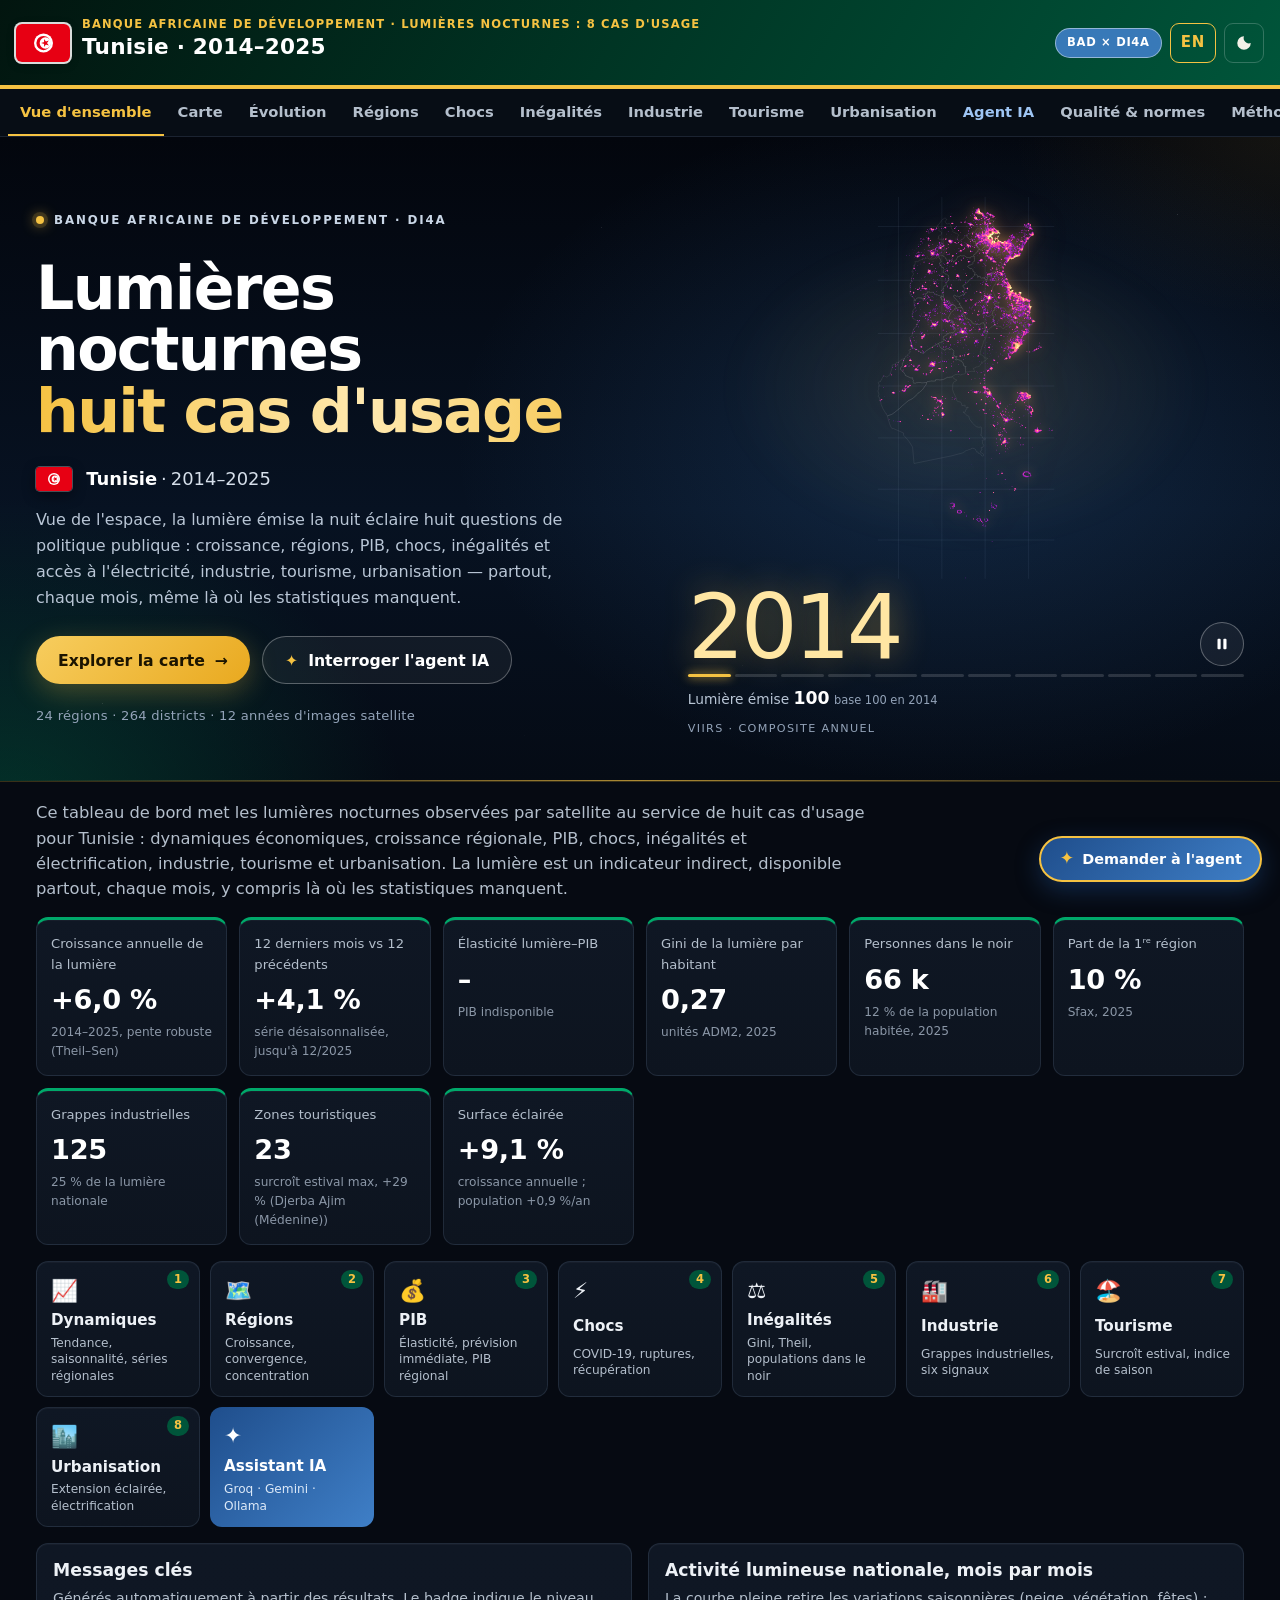
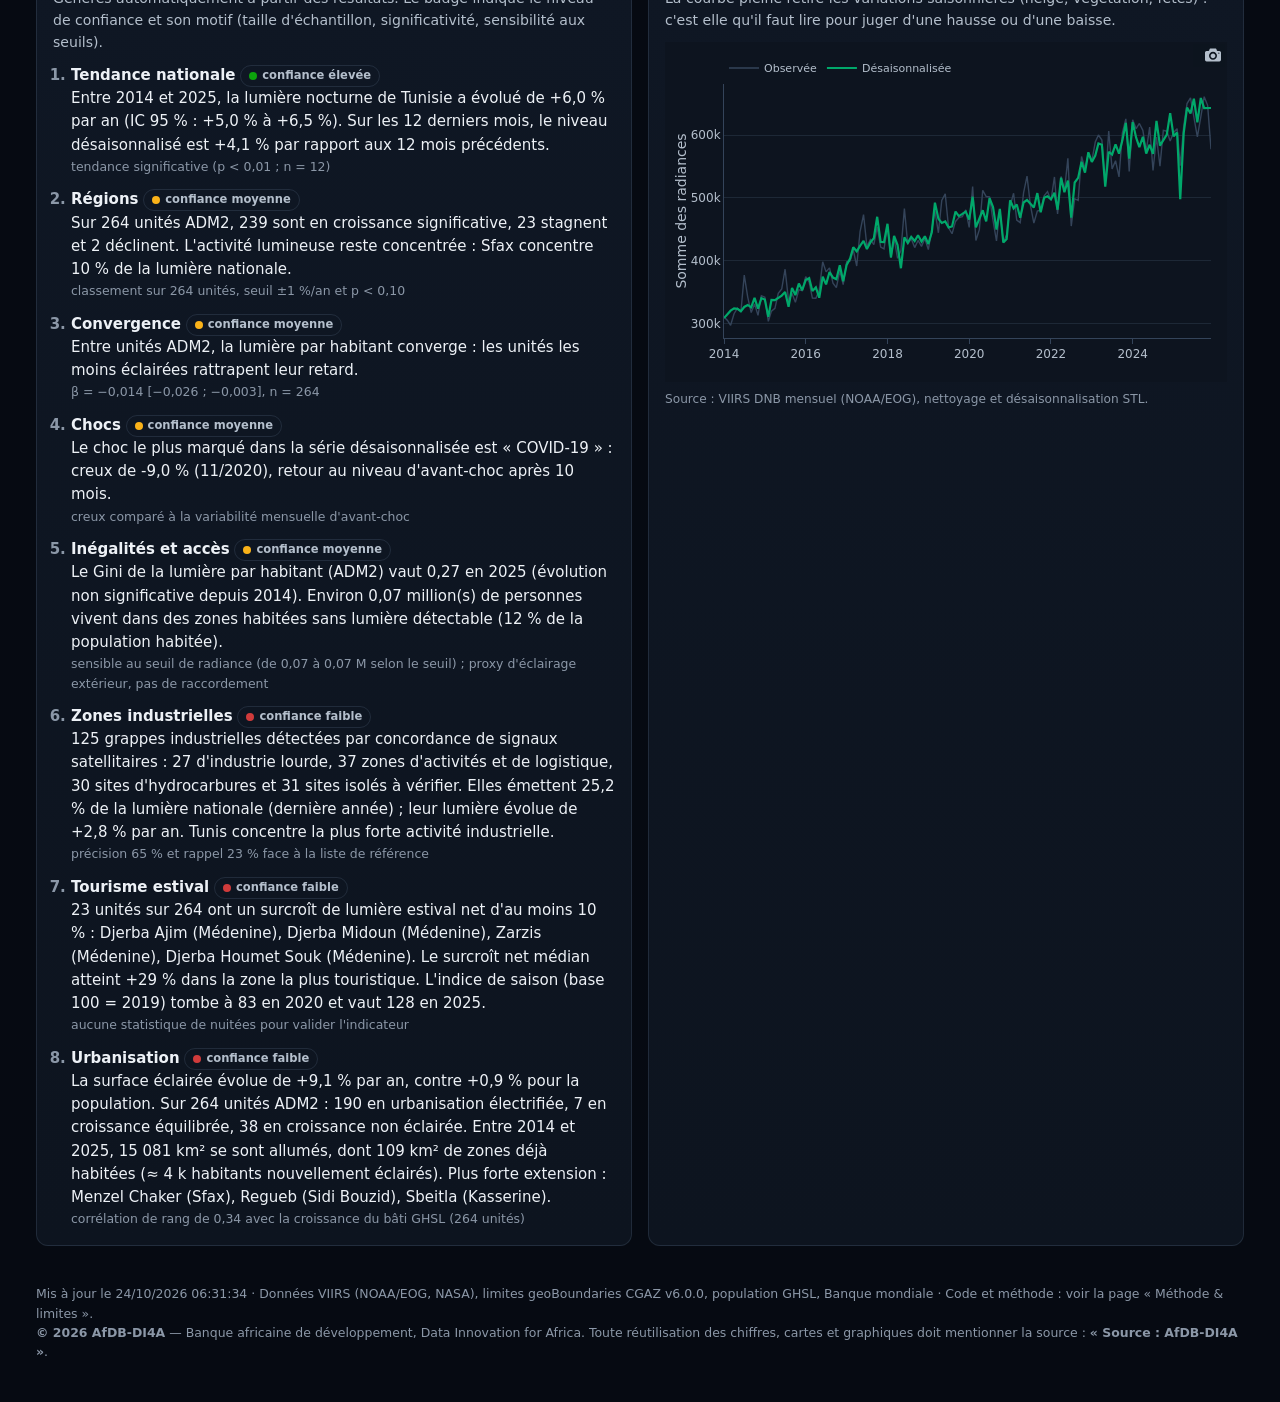
<file: index.html>
<!DOCTYPE html>
<html lang="fr">
<head>
<meta charset="utf-8">
<meta name="viewport" content="width=device-width, initial-scale=1, viewport-fit=cover">
<title>Lumières nocturnes — 8 cas d'usage</title>
<meta name="description" content="Tableau de bord : l'activité économique mesurée par les lumières nocturnes (VIIRS), aux niveaux national et régional.">
<link rel="icon" href="data:image/svg+xml,%3Csvg xmlns='http://www.w3.org/2000/svg' viewBox='0 0 32 32'%3E%3Crect width='32' height='32' rx='7' fill='%2300553A'/%3E%3Ccircle cx='11' cy='13' r='3' fill='%23f5c242'/%3E%3Ccircle cx='21' cy='19' r='2' fill='%23f5c242'/%3E%3Ccircle cx='19' cy='9' r='1.4' fill='%23fde7a6'/%3E%3C/svg%3E">
<link rel="stylesheet" href="assets/vendor/leaflet.css">
<link rel="stylesheet" href="assets/style.css">
<link rel="stylesheet" href="assets/ext.css">
<link rel="stylesheet" href="assets/map_ext.css">
<link rel="stylesheet" href="assets/agent.css">
<script>
  // apply the stored theme (dark by default) before first paint (no flash)
  try { const t = localStorage.getItem("ntl-theme"); document.documentElement.dataset.theme = (t === "light" || t === "dark") ? t : "dark"; } catch (e) { document.documentElement.dataset.theme = "dark"; }
</script>
</head>
<body>
<a class="skip" href="#main">Aller au contenu</a>
<header class="topbar">
  <div class="brand">
    <img id="flag" class="flag" alt="Drapeau" hidden>
    <div>
      <div class="eyebrow">Banque africaine de développement · Lumières nocturnes : 8 cas d'usage</div>
      <h1 id="country-title">Chargement…</h1>
    </div>
  </div>
  <div class="controls">
    <span class="cobrand">BAD × DI4A</span>
    <a id="lang-switch" class="lang-btn" href="#" title="English version" hreflang="en">EN</a>
    <label class="sr" for="country-select">Pays</label>
    <select id="country-select" hidden></select>
    <button id="theme-toggle" class="icon-btn" type="button" aria-label="Changer de thème" title="Thème clair / sombre">
      <svg viewBox="0 0 24 24" width="18" height="18" aria-hidden="true"><path fill="currentColor" d="M12 3a9 9 0 1 0 9 9 7 7 0 0 1-9-9z"/></svg>
    </button>
  </div>
</header>
<div id="synthetic-banner" class="banner" hidden role="alert">
  ⚠️ Données <strong>synthétiques de test</strong> : ce tableau de bord sert à vérifier la chaîne de traitement.
  Aucun chiffre affiché n'est une statistique réelle.
</div>
<nav class="tabs" aria-label="Pages">
  <a href="#overview" data-page="overview">Vue d'ensemble</a>
  <a href="#map" data-page="map">Carte</a>
  <a href="#time" data-page="time">Évolution</a>
  <a href="#regions" data-page="regions">Régions</a>
  <a href="#shocks" data-page="shocks">Chocs</a>
  <a href="#inequality" data-page="inequality">Inégalités</a>
  <a href="#method" data-page="method">Méthode &amp; limites</a>
  <a href="#data" data-page="data">Données</a>
</nav>

<main id="main" class="wrap">
  <!-- ================================ OVERVIEW ================================ -->
  <section class="page" id="page-overview">
    <p class="lede" id="lede"></p>
    <div class="kpis" id="kpis"></div>
    <div class="grid two">
      <article class="card">
        <h2>Messages clés</h2>
        <p class="help">Générés automatiquement à partir des résultats. Le badge indique le niveau de confiance
          et son motif (taille d'échantillon, significativité, sensibilité aux seuils).</p>
        <ol class="messages" id="messages"></ol>
      </article>
      <article class="card">
        <h2>Activité lumineuse nationale, mois par mois</h2>
        <p class="help">La courbe pleine retire les variations saisonnières (neige, végétation, fêtes) : c'est elle qu'il faut lire
          pour juger d'une hausse ou d'une baisse.</p>
        <div class="chart" id="ov-series"></div>
        <p class="source">Source : VIIRS DNB mensuel (NOAA/EOG), nettoyage et désaisonnalisation STL.</p>
      </article>
    </div>
  </section>

  <!-- ================================ MAP ================================ -->
  <section class="page" id="page-map" hidden>
    <div class="card map-card">
      <div class="map-toolbar" role="group" aria-label="Options de carte">
        <div class="seg" id="map-mode">
          <button type="button" data-mode="choro" class="on">Indicateurs</button>
          <button type="button" data-mode="ntl">Lumières</button>
          <button type="button" data-mode="compare">Avant / après</button>
          <button type="button" data-mode="dark">Zones dans le noir</button>
        </div>
        <label class="ctl" data-for="choro">Niveau
          <select id="map-level"></select></label>
        <label class="ctl" data-for="choro">Indicateur
          <select id="map-indicator"></select></label>
        <label class="ctl" data-for="ntl">Année <span id="year-label" class="mono"></span>
          <input type="range" id="map-year" min="0" max="0" step="1"></label>
        <label class="ctl" data-for="compare">Gauche <select id="cmp-a"></select></label>
        <label class="ctl" data-for="compare">Droite <select id="cmp-b"></select></label>
      </div>
      <div class="map-wrap">
        <div id="map" class="map" role="region" aria-label="Carte interactive"></div>
        <div id="map-b" class="map map-b" hidden aria-hidden="true"></div>
        <div class="map-legend" id="map-legend"></div>
        <div class="map-fallback" id="map-fallback" hidden>La carte n'a pas pu être chargée (bibliothèque cartographique
          inaccessible). Les tableaux des autres pages restent disponibles.</div>
      </div>
      <p class="help" id="map-help"></p>
      <p class="source" id="map-source"></p>
    </div>
  </section>

  <!-- ================================ TIME ================================ -->
  <section class="page" id="page-time" hidden>
    <article class="card">
      <h2>Série nationale : observée, désaisonnalisée, tendance</h2>
      <p class="help">Les bandes grises signalent des événements connus ; les traits violets, des ruptures détectées
        statistiquement ; les points orange, des mois anormaux (écart d'au moins 5 % hors saison).</p>
      <div class="chart tall" id="t-series"></div>
      <p class="source">Source : VIIRS DNB mensuel (VCMSLCFG) ; STL robuste sur log(SoL) ; ruptures par segmentation linéaire.</p>
    </article>
    <div class="grid two">
      <article class="card">
        <h2>Croissance sur un an (même mois)</h2>
        <p class="help">Comparer un mois au même mois de l'année précédente neutralise la saisonnalité.</p>
        <div class="chart" id="t-yoy"></div>
        <p class="source">Source : VIIRS DNB mensuel ; calculs.</p>
      </article>
      <article class="card">
        <h2>Régions (ADM1), série désaisonnalisée</h2>
        <p class="help">Base 100 = moyenne de la première année : on compare des rythmes, pas des tailles.</p>
        <div class="chart" id="t-regions"></div>
        <p class="source">Source : VIIRS DNB mensuel ; STL par région.</p>
      </article>
    </div>
    <h2 class="section-title">Lumières et PIB</h2>
    <div class="grid two">
      <article class="card">
        <h3>Relation log(lumières) – log(PIB réel)</h3>
        <p class="help">La pente β est l'élasticité : +1 % de PIB s'accompagne en moyenne de +β % de lumière.</p>
        <div class="chart" id="g-scatter"></div>
        <div id="g-table"></div>
        <p class="source">Sources : VIIRS VNL V2 annuel ; Banque mondiale (NY.GDP.MKTP.KD) ; MCO, écarts-types HAC.</p>
      </article>
      <article class="card">
        <h3>Croissance du PIB : officielle et estimée par les lumières</h3>
        <p class="help">Estimation « hors échantillon » : chaque année est prédite sans l'utiliser. Le dernier point,
          s'il existe, estime une année que la statistique officielle ne couvre pas encore.</p>
        <div class="chart" id="g-track"></div>
        <p class="source">Sources : Banque mondiale ; VIIRS mensuel agrégé par année ; modèle en taux de croissance.</p>
      </article>
    </div>
  </section>

  <!-- ================================ REGIONS ================================ -->
  <section class="page" id="page-regions" hidden>
    <div class="toolbar">
      <div class="seg" id="reg-level"></div>
      <input type="search" id="reg-search" placeholder="Rechercher une unité…" aria-label="Rechercher une unité">
    </div>
    <div class="grid two">
      <article class="card">
        <h2>Qui croît, qui stagne, qui décline ?</h2>
        <p class="help">Croissance annuelle robuste (pente de Theil–Sen) avec son intervalle à 95 %. « Croissance » et
          « Déclin » exigent une tendance d'au moins ±1 %/an statistiquement significative.</p>
        <div class="chart tall" id="r-rank"></div>
        <p class="source">Source : VIIRS VNL V2 annuel, torchères masquées.</p>
      </article>
      <article class="card">
        <h2>Où se concentre l'activité ?</h2>
        <p class="help">Part de la lumière nationale émise par la première unité et par les 10 % d'unités les plus lumineuses.</p>
        <div class="chart" id="r-conc"></div>
        <h3>Convergence</h3>
        <p class="help">Chaque point est une unité : croissance de la lumière par habitant en fonction de son niveau initial.
          Une pente négative signifie que les moins éclairées rattrapent leur retard.</p>
        <div class="chart" id="r-beta"></div>
        <p class="source">Source : VIIRS VNL V2 ; population GHSL/WorldPop.</p>
      </article>
    </div>
    <article class="card flush">
      <div class="table-wrap"><table id="r-table" class="data"></table></div>
    </article>
  </section>

  <!-- ================================ SHOCKS ================================ -->
  <section class="page" id="page-shocks" hidden>
    <article class="card">
      <h2>Chocs : profondeur et durée de récupération</h2>
      <p class="help">Creux = écart maximal du niveau désaisonnalisé à sa moyenne des 12 mois précédant l'événement.
        Récupération = premier mois où ce niveau est retrouvé.</p>
      <div id="s-table"></div>
    </article>
    <div class="grid two">
      <article class="card">
        <h2>Données quotidiennes (Black Marble)</h2>
        <label class="ctl">Fenêtre <select id="s-window"></select></label>
        <div class="chart" id="s-daily"></div>
        <p class="source">Source : NASA Black Marble VNP46A2, pixels de qualité élevée sans nuage ni neige.</p>
      </article>
      <article class="card">
        <h2>Impact par région</h2>
        <label class="ctl">Événement <select id="s-event"></select></label>
        <div class="chart" id="s-regional"></div>
        <p class="source">Source : VIIRS DNB mensuel désaisonnalisé par région.</p>
      </article>
    </div>
    <article class="card">
      <h2>Ruptures détectées</h2>
      <p class="help">Une rupture sans événement connu à ±6 mois mérite une enquête : changement de capteur, panne,
        événement local non répertorié.</p>
      <div id="s-breaks"></div>
    </article>
  </section>

  <!-- ================================ INEQUALITY ================================ -->
  <section class="page" id="page-inequality" hidden>
    <div class="grid two">
      <article class="card">
        <h2>Courbe de Lorenz de la lumière</h2>
        <p class="help">Plus la courbe s'éloigne de la diagonale, plus la lumière (et l'activité qu'elle reflète) est
          concentrée sur une petite part de la population.</p>
        <div class="chart" id="i-lorenz"></div>
        <p class="source">Source : VIIRS VNL V2 ; population GHSL/WorldPop ; lumière par habitant des unités.</p>
      </article>
      <article class="card">
        <h2>Gini et Theil dans le temps</h2>
        <p class="help">Le Theil se décompose : part des inégalités <em>entre</em> régions et <em>à l'intérieur</em> des régions.</p>
        <div class="chart" id="i-gini"></div>
        <div class="chart short" id="i-theil"></div>
        <p class="source">Source : calculs sur VIIRS VNL V2 et population.</p>
      </article>
    </div>
    <h2 class="section-title">Les populations « dans le noir »</h2>
    <div class="grid two">
      <article class="card">
        <h3>Habitants de zones sans lumière détectable</h3>
        <p class="help">La zone ombrée montre la plage obtenue avec différents seuils de radiance : c'est la marge
          d'incertitude de l'indicateur.</p>
        <div class="chart" id="i-dark"></div>
        <p class="source">Sources : VIIRS VNL V2 ; GHSL/WorldPop ; Banque mondiale (EG.ELC.ACCS.ZS).</p>
      </article>
      <article class="card">
        <h3>Où sont-ils ?</h3>
        <div class="chart tall" id="i-dark-units"></div>
        <p class="source">Source : VIIRS VNL V2 ; GHSL/WorldPop.</p>
      </article>
    </div>
    <article class="card">
      <h3>Écart urbain / rural</h3>
      <p class="help">Lumière par habitant des zones urbaines divisée par celle des zones rurales (degré d'urbanisation GHSL).</p>
      <div class="chart short" id="i-urban"></div>
    </article>
  </section>

  <!-- ================================ METHOD ================================ -->
  <section class="page prose" id="page-method" hidden>
    <article class="card"><div id="method"></div></article>
  </section>

  <!-- ================================ DATA ================================ -->
  <section class="page" id="page-data" hidden>
    <article class="card">
      <h2>Télécharger les données</h2>
      <p class="help">Toutes les tables affichées sont téléchargeables. Licences : VIIRS et Black Marble (domaine public,
        attribution demandée), geoBoundaries et WorldPop (CC BY 4.0), GHSL (CC BY 4.0), Banque mondiale (CC BY 4.0).</p>
      <ul class="downloads" id="downloads"></ul>
    </article>
  </section>
</main>
<footer class="foot wrap">
  <p id="foot"></p>
</footer>

<script src="assets/vendor/leaflet.js"></script>
<script>window.L || document.write('<link rel="stylesheet" href="https://unpkg.com/leaflet@1.9.4/dist/leaflet.css"><script src="https://unpkg.com/leaflet@1.9.4/dist/leaflet.js"><\/script>')</script>
<script src="assets/vendor/plotly.min.js" charset="utf-8"></script>
<script>window.Plotly || document.write('<script src="https://cdn.jsdelivr.net/npm/plotly.js-dist-min@2.35.2/plotly.min.js" charset="utf-8"><\/script>')</script>
<script src="assets/ext.js"></script>
<script src="assets/map_ext.js"></script>
<script src="assets/agent.js"></script>
<script src="assets/app.js"></script>
</body>
</html>
</file>
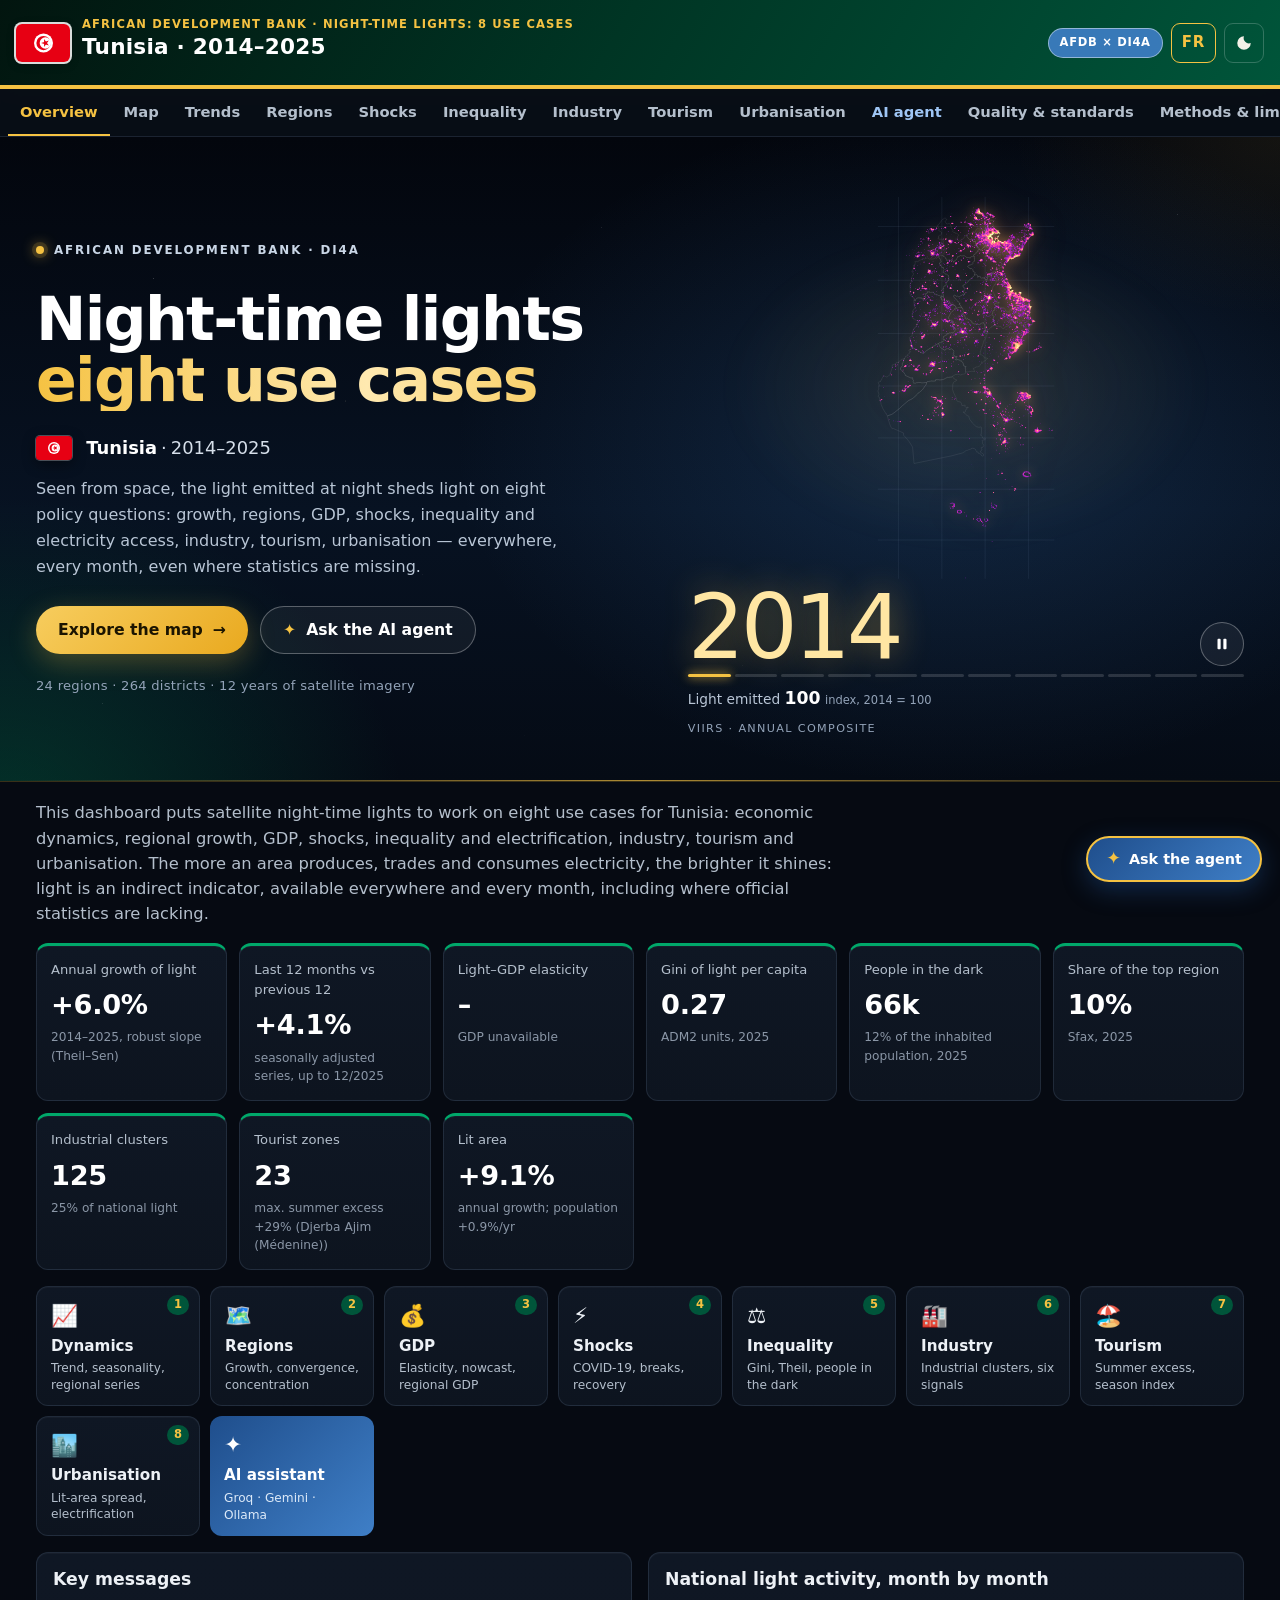
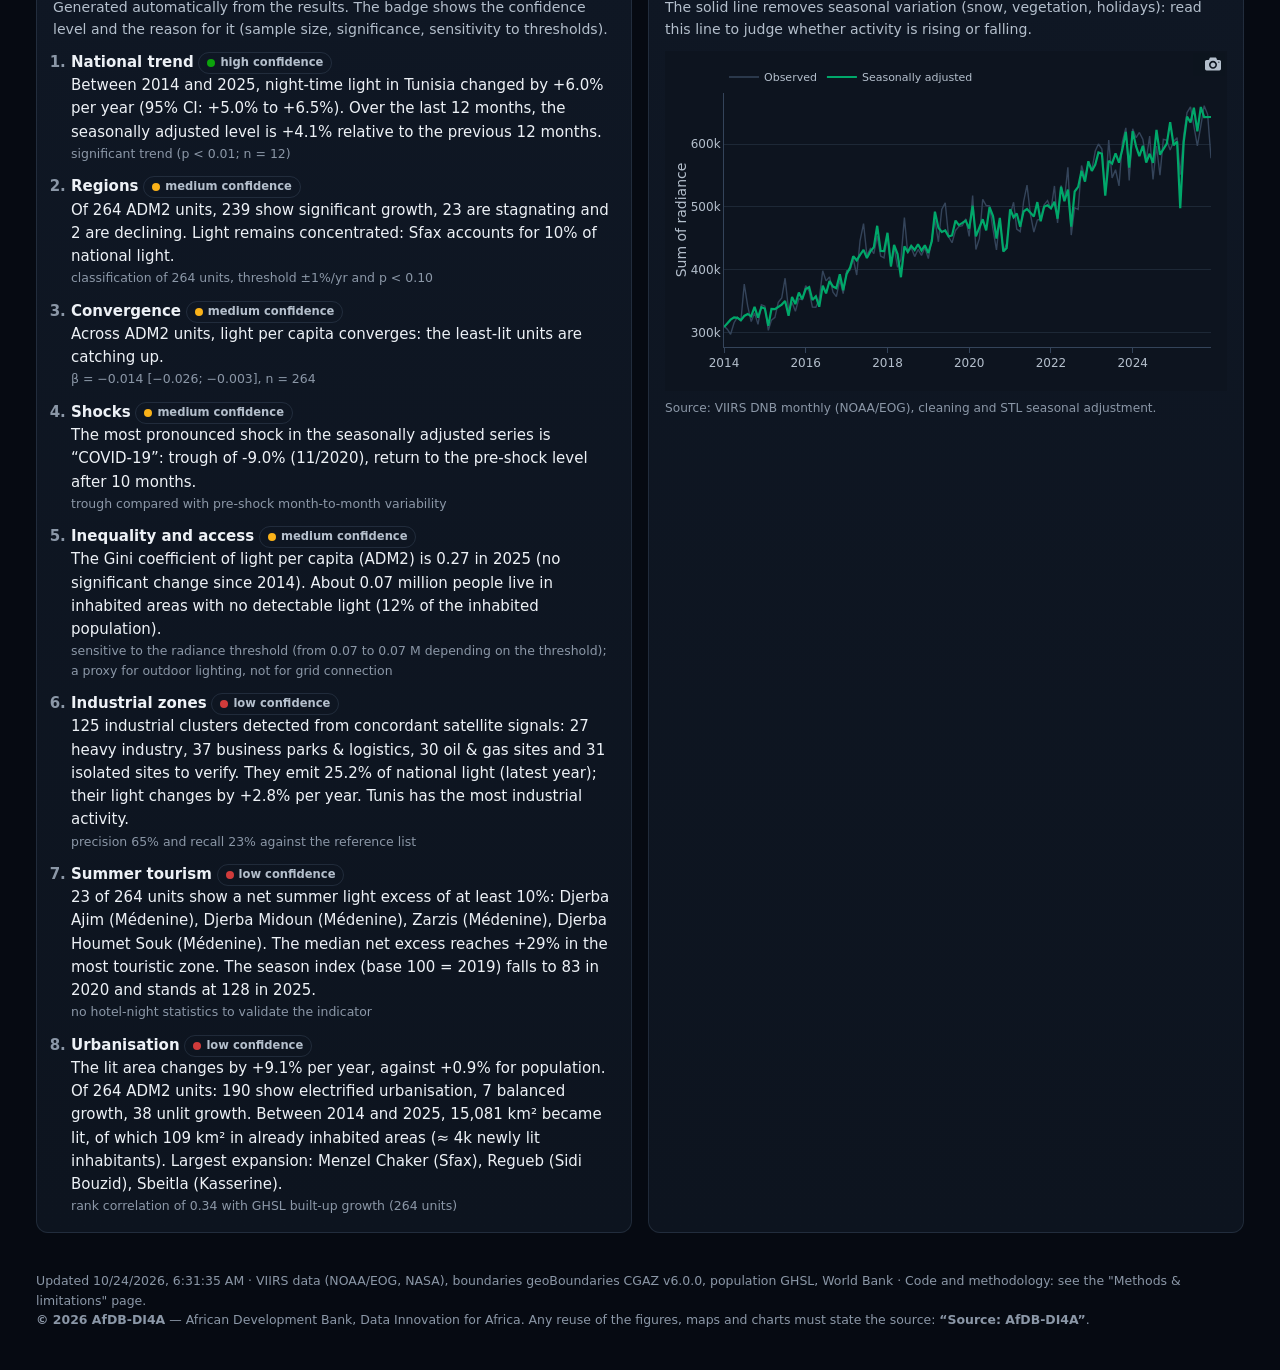
<file: en/index.html>
<!DOCTYPE html>
<html lang="en">
<head>
<meta charset="utf-8">
<meta name="viewport" content="width=device-width, initial-scale=1, viewport-fit=cover">
<title>Night-time lights — 8 use cases</title>
<meta name="description" content="Dashboard: economic activity measured with night-time lights (VIIRS) at national and subnational levels.">
<link rel="icon" href="data:image/svg+xml,%3Csvg xmlns='http://www.w3.org/2000/svg' viewBox='0 0 32 32'%3E%3Crect width='32' height='32' rx='7' fill='%2300553A'/%3E%3Ccircle cx='11' cy='13' r='3' fill='%23f5c242'/%3E%3Ccircle cx='21' cy='19' r='2' fill='%23f5c242'/%3E%3Ccircle cx='19' cy='9' r='1.4' fill='%23fde7a6'/%3E%3C/svg%3E">
<link rel="stylesheet" href="assets/vendor/leaflet.css">
<link rel="stylesheet" href="assets/style.css">
<link rel="stylesheet" href="assets/ext.css">
<link rel="stylesheet" href="assets/map_ext.css">
<link rel="stylesheet" href="assets/agent.css">
<script>
  // apply the stored theme (dark by default) before first paint (no flash)
  try { const t = localStorage.getItem("ntl-theme"); document.documentElement.dataset.theme = (t === "light" || t === "dark") ? t : "dark"; } catch (e) { document.documentElement.dataset.theme = "dark"; }
</script>
</head>
<body>
<a class="skip" href="#main">Skip to content</a>
<header class="topbar">
  <div class="brand">
    <img id="flag" class="flag" alt="Flag" hidden>
    <div>
      <div class="eyebrow">African Development Bank · Night-time lights: 8 use cases</div>
      <h1 id="country-title">Loading…</h1>
    </div>
  </div>
  <div class="controls">
    <span class="cobrand">AfDB × DI4A</span>
    <a id="lang-switch" class="lang-btn" href="#" title="Version française" hreflang="fr">FR</a>
    <label class="sr" for="country-select">Country</label>
    <select id="country-select" hidden></select>
    <button id="theme-toggle" class="icon-btn" type="button" aria-label="Toggle theme" title="Light / dark theme">
      <svg viewBox="0 0 24 24" width="18" height="18" aria-hidden="true"><path fill="currentColor" d="M12 3a9 9 0 1 0 9 9 7 7 0 0 1-9-9z"/></svg>
    </button>
  </div>
</header>
<div id="synthetic-banner" class="banner" hidden role="alert">
  ⚠️ <strong>Synthetic test data</strong>: this dashboard is only meant to check the processing pipeline.
  None of the figures shown are real statistics.
</div>
<nav class="tabs" aria-label="Pages">
  <a href="#overview" data-page="overview">Overview</a>
  <a href="#map" data-page="map">Map</a>
  <a href="#time" data-page="time">Trends</a>
  <a href="#regions" data-page="regions">Regions</a>
  <a href="#shocks" data-page="shocks">Shocks</a>
  <a href="#inequality" data-page="inequality">Inequality</a>
  <a href="#method" data-page="method">Methods &amp; limitations</a>
  <a href="#data" data-page="data">Data</a>
</nav>

<main id="main" class="wrap">
  <!-- ================================ OVERVIEW ================================ -->
  <section class="page" id="page-overview">
    <p class="lede" id="lede"></p>
    <div class="kpis" id="kpis"></div>
    <div class="grid two">
      <article class="card">
        <h2>Key messages</h2>
        <p class="help">Generated automatically from the results. The badge shows the confidence level
          and the reason for it (sample size, significance, sensitivity to thresholds).</p>
        <ol class="messages" id="messages"></ol>
      </article>
      <article class="card">
        <h2>National light activity, month by month</h2>
        <p class="help">The solid line removes seasonal variation (snow, vegetation, holidays): read this line
          to judge whether activity is rising or falling.</p>
        <div class="chart" id="ov-series"></div>
        <p class="source">Source: VIIRS DNB monthly (NOAA/EOG), cleaning and STL seasonal adjustment.</p>
      </article>
    </div>
  </section>

  <!-- ================================ MAP ================================ -->
  <section class="page" id="page-map" hidden>
    <div class="card map-card">
      <div class="map-toolbar" role="group" aria-label="Map options">
        <div class="seg" id="map-mode">
          <button type="button" data-mode="choro" class="on">Indicators</button>
          <button type="button" data-mode="ntl">Lights</button>
          <button type="button" data-mode="compare">Before / after</button>
          <button type="button" data-mode="dark">Areas in the dark</button>
        </div>
        <label class="ctl" data-for="choro">Level
          <select id="map-level"></select></label>
        <label class="ctl" data-for="choro">Indicator
          <select id="map-indicator"></select></label>
        <label class="ctl" data-for="ntl">Year <span id="year-label" class="mono"></span>
          <input type="range" id="map-year" min="0" max="0" step="1"></label>
        <label class="ctl" data-for="compare">Left <select id="cmp-a"></select></label>
        <label class="ctl" data-for="compare">Right <select id="cmp-b"></select></label>
      </div>
      <div class="map-wrap">
        <div id="map" class="map" role="region" aria-label="Interactive map"></div>
        <div id="map-b" class="map map-b" hidden aria-hidden="true"></div>
        <div class="map-legend" id="map-legend"></div>
        <div class="map-fallback" id="map-fallback" hidden>The map could not be loaded (mapping library
          unavailable). The tables on the other pages remain available.</div>
      </div>
      <p class="help" id="map-help"></p>
      <p class="source" id="map-source"></p>
    </div>
  </section>

  <!-- ================================ TIME ================================ -->
  <section class="page" id="page-time" hidden>
    <article class="card">
      <h2>National series: observed, seasonally adjusted, trend</h2>
      <p class="help">Grey bands mark known events; purple lines, statistically detected structural breaks;
        orange dots, anomalous months (deviation of at least 5% after removing seasonality).</p>
      <div class="chart tall" id="t-series"></div>
      <p class="source">Source: VIIRS DNB monthly (VCMSLCFG); robust STL on log(SoL); breaks from piecewise-linear segmentation.</p>
    </article>
    <div class="grid two">
      <article class="card">
        <h2>Year-on-year growth (same month)</h2>
        <p class="help">Comparing a month with the same month of the previous year neutralises seasonality.</p>
        <div class="chart" id="t-yoy"></div>
        <p class="source">Source: VIIRS DNB monthly; own calculations.</p>
      </article>
      <article class="card">
        <h2>Regions (ADM1), seasonally adjusted series</h2>
        <p class="help">Index 100 = first-year average: this compares growth paths, not sizes.</p>
        <div class="chart" id="t-regions"></div>
        <p class="source">Source: VIIRS DNB monthly; STL by region.</p>
      </article>
    </div>
    <h2 class="section-title">Lights and GDP</h2>
    <div class="grid two">
      <article class="card">
        <h3>Relationship between log(lights) and log(real GDP)</h3>
        <p class="help">The slope β is the elasticity: on average, +1% GDP is associated with +β% light.</p>
        <div class="chart" id="g-scatter"></div>
        <div id="g-table"></div>
        <p class="source">Sources: VIIRS VNL V2 annual; World Bank (NY.GDP.MKTP.KD); OLS, HAC standard errors.</p>
      </article>
      <article class="card">
        <h3>GDP growth: official and estimated from lights</h3>
        <p class="help">Out-of-sample estimate: each year is predicted without using it. The last point,
          if any, estimates a year not yet covered by official statistics.</p>
        <div class="chart" id="g-track"></div>
        <p class="source">Sources: World Bank; VIIRS monthly aggregated by year; growth-rate model.</p>
      </article>
    </div>
  </section>

  <!-- ================================ REGIONS ================================ -->
  <section class="page" id="page-regions" hidden>
    <div class="toolbar">
      <div class="seg" id="reg-level"></div>
      <input type="search" id="reg-search" placeholder="Search for a unit…" aria-label="Search for a unit">
    </div>
    <div class="grid two">
      <article class="card">
        <h2>Who is growing, stagnating or declining?</h2>
        <p class="help">Robust annual growth (Theil–Sen slope) with its 95% interval. "Growth" and
          "Decline" require a statistically significant trend of at least ±1%/year.</p>
        <div class="chart tall" id="r-rank"></div>
        <p class="source">Source: VIIRS VNL V2 annual, gas flares masked.</p>
      </article>
      <article class="card">
        <h2>Where is activity concentrated?</h2>
        <p class="help">Share of national light emitted by the brightest unit and by the brightest 10% of units.</p>
        <div class="chart" id="r-conc"></div>
        <h3>Convergence</h3>
        <p class="help">Each point is a unit: growth of light per capita against its initial level.
          A negative slope means the least-lit units are catching up.</p>
        <div class="chart" id="r-beta"></div>
        <p class="source">Source: VIIRS VNL V2; population GHSL/WorldPop.</p>
      </article>
    </div>
    <article class="card flush">
      <div class="table-wrap"><table id="r-table" class="data"></table></div>
    </article>
  </section>

  <!-- ================================ SHOCKS ================================ -->
  <section class="page" id="page-shocks" hidden>
    <article class="card">
      <h2>Shocks: depth and recovery time</h2>
      <p class="help">Trough = maximum deviation of the seasonally adjusted level from its average over the 12 months before the event.
        Recovery = first month in which that level is regained.</p>
      <div id="s-table"></div>
    </article>
    <div class="grid two">
      <article class="card">
        <h2>Daily data (Black Marble)</h2>
        <label class="ctl">Window <select id="s-window"></select></label>
        <div class="chart" id="s-daily"></div>
        <p class="source">Source: NASA Black Marble VNP46A2, high-quality pixels free of cloud and snow.</p>
      </article>
      <article class="card">
        <h2>Impact by region</h2>
        <label class="ctl">Event <select id="s-event"></select></label>
        <div class="chart" id="s-regional"></div>
        <p class="source">Source: VIIRS DNB monthly, seasonally adjusted by region.</p>
      </article>
    </div>
    <article class="card">
      <h2>Detected structural breaks</h2>
      <p class="help">A break with no known event within ±6 months warrants investigation: sensor change, outage,
        unrecorded local event.</p>
      <div id="s-breaks"></div>
    </article>
  </section>

  <!-- ================================ INEQUALITY ================================ -->
  <section class="page" id="page-inequality" hidden>
    <div class="grid two">
      <article class="card">
        <h2>Lorenz curve of light</h2>
        <p class="help">The further the curve lies from the diagonal, the more light (and the activity it reflects) is
          concentrated in a small share of the population.</p>
        <div class="chart" id="i-lorenz"></div>
        <p class="source">Source: VIIRS VNL V2; population GHSL/WorldPop; light per capita of units.</p>
      </article>
      <article class="card">
        <h2>Gini and Theil over time</h2>
        <p class="help">The Theil index decomposes into inequality <em>between</em> regions and <em>within</em> regions.</p>
        <div class="chart" id="i-gini"></div>
        <div class="chart short" id="i-theil"></div>
        <p class="source">Source: calculations on VIIRS VNL V2 and population.</p>
      </article>
    </div>
    <h2 class="section-title">Populations "in the dark"</h2>
    <div class="grid two">
      <article class="card">
        <h3>People living in areas with no detectable light</h3>
        <p class="help">The shaded band shows the range obtained with different radiance thresholds: it is the
          uncertainty margin of the indicator.</p>
        <div class="chart" id="i-dark"></div>
        <p class="source">Sources: VIIRS VNL V2; GHSL/WorldPop; World Bank (EG.ELC.ACCS.ZS).</p>
      </article>
      <article class="card">
        <h3>Where are they?</h3>
        <div class="chart tall" id="i-dark-units"></div>
        <p class="source">Source: VIIRS VNL V2; GHSL/WorldPop.</p>
      </article>
    </div>
    <article class="card">
      <h3>Urban / rural gap</h3>
      <p class="help">Light per capita in urban areas divided by that in rural areas (GHSL degree of urbanisation).</p>
      <div class="chart short" id="i-urban"></div>
    </article>
  </section>

  <!-- ================================ METHOD ================================ -->
  <section class="page prose" id="page-method" hidden>
    <article class="card"><div id="method"></div></article>
  </section>

  <!-- ================================ DATA ================================ -->
  <section class="page" id="page-data" hidden>
    <article class="card">
      <h2>Download the data</h2>
      <p class="help">All tables shown can be downloaded. Licences: VIIRS and Black Marble (public domain,
        attribution requested), geoBoundaries and WorldPop (CC BY 4.0), GHSL (CC BY 4.0), World Bank (CC BY 4.0).</p>
      <ul class="downloads" id="downloads"></ul>
    </article>
  </section>
</main>
<footer class="foot wrap">
  <p id="foot"></p>
</footer>

<script src="assets/vendor/leaflet.js"></script>
<script>window.L || document.write('<link rel="stylesheet" href="https://unpkg.com/leaflet@1.9.4/dist/leaflet.css"><script src="https://unpkg.com/leaflet@1.9.4/dist/leaflet.js"><\/script>')</script>
<script src="assets/vendor/plotly.min.js" charset="utf-8"></script>
<script>window.Plotly || document.write('<script src="https://cdn.jsdelivr.net/npm/plotly.js-dist-min@2.35.2/plotly.min.js" charset="utf-8"><\/script>')</script>
<script src="assets/ext.js"></script>
<script src="assets/map_ext.js"></script>
<script src="assets/agent.js"></script>
<script src="assets/app.js"></script>
</body>
</html>
</file>
<file: assets/vendor/leaflet.css>
/* required styles */

.leaflet-pane,
.leaflet-tile,
.leaflet-marker-icon,
.leaflet-marker-shadow,
.leaflet-tile-container,
.leaflet-pane > svg,
.leaflet-pane > canvas,
.leaflet-zoom-box,
.leaflet-image-layer,
.leaflet-layer {
	position: absolute;
	left: 0;
	top: 0;
	}
.leaflet-container {
	overflow: hidden;
	}
.leaflet-tile,
.leaflet-marker-icon,
.leaflet-marker-shadow {
	-webkit-user-select: none;
	   -moz-user-select: none;
	        user-select: none;
	  -webkit-user-drag: none;
	}
/* Prevents IE11 from highlighting tiles in blue */
.leaflet-tile::selection {
	background: transparent;
}
/* Safari renders non-retina tile on retina better with this, but Chrome is worse */
.leaflet-safari .leaflet-tile {
	image-rendering: -webkit-optimize-contrast;
	}
/* hack that prevents hw layers "stretching" when loading new tiles */
.leaflet-safari .leaflet-tile-container {
	width: 1600px;
	height: 1600px;
	-webkit-transform-origin: 0 0;
	}
.leaflet-marker-icon,
.leaflet-marker-shadow {
	display: block;
	}
/* .leaflet-container svg: reset svg max-width decleration shipped in Joomla! (joomla.org) 3.x */
/* .leaflet-container img: map is broken in FF if you have max-width: 100% on tiles */
.leaflet-container .leaflet-overlay-pane svg {
	max-width: none !important;
	max-height: none !important;
	}
.leaflet-container .leaflet-marker-pane img,
.leaflet-container .leaflet-shadow-pane img,
.leaflet-container .leaflet-tile-pane img,
.leaflet-container img.leaflet-image-layer,
.leaflet-container .leaflet-tile {
	max-width: none !important;
	max-height: none !important;
	width: auto;
	padding: 0;
	}

.leaflet-container img.leaflet-tile {
	/* See: https://bugs.chromium.org/p/chromium/issues/detail?id=600120 */
	mix-blend-mode: plus-lighter;
}

.leaflet-container.leaflet-touch-zoom {
	-ms-touch-action: pan-x pan-y;
	touch-action: pan-x pan-y;
	}
.leaflet-container.leaflet-touch-drag {
	-ms-touch-action: pinch-zoom;
	/* Fallback for FF which doesn't support pinch-zoom */
	touch-action: none;
	touch-action: pinch-zoom;
}
.leaflet-container.leaflet-touch-drag.leaflet-touch-zoom {
	-ms-touch-action: none;
	touch-action: none;
}
.leaflet-container {
	-webkit-tap-highlight-color: transparent;
}
.leaflet-container a {
	-webkit-tap-highlight-color: rgba(51, 181, 229, 0.4);
}
.leaflet-tile {
	filter: inherit;
	visibility: hidden;
	}
.leaflet-tile-loaded {
	visibility: inherit;
	}
.leaflet-zoom-box {
	width: 0;
	height: 0;
	-moz-box-sizing: border-box;
	     box-sizing: border-box;
	z-index: 800;
	}
/* workaround for https://bugzilla.mozilla.org/show_bug.cgi?id=888319 */
.leaflet-overlay-pane svg {
	-moz-user-select: none;
	}

.leaflet-pane         { z-index: 400; }

.leaflet-tile-pane    { z-index: 200; }
.leaflet-overlay-pane { z-index: 400; }
.leaflet-shadow-pane  { z-index: 500; }
.leaflet-marker-pane  { z-index: 600; }
.leaflet-tooltip-pane   { z-index: 650; }
.leaflet-popup-pane   { z-index: 700; }

.leaflet-map-pane canvas { z-index: 100; }
.leaflet-map-pane svg    { z-index: 200; }

.leaflet-vml-shape {
	width: 1px;
	height: 1px;
	}
.lvml {
	behavior: url(#default#VML);
	display: inline-block;
	position: absolute;
	}


/* control positioning */

.leaflet-control {
	position: relative;
	z-index: 800;
	pointer-events: visiblePainted; /* IE 9-10 doesn't have auto */
	pointer-events: auto;
	}
.leaflet-top,
.leaflet-bottom {
	position: absolute;
	z-index: 1000;
	pointer-events: none;
	}
.leaflet-top {
	top: 0;
	}
.leaflet-right {
	right: 0;
	}
.leaflet-bottom {
	bottom: 0;
	}
.leaflet-left {
	left: 0;
	}
.leaflet-control {
	float: left;
	clear: both;
	}
.leaflet-right .leaflet-control {
	float: right;
	}
.leaflet-top .leaflet-control {
	margin-top: 10px;
	}
.leaflet-bottom .leaflet-control {
	margin-bottom: 10px;
	}
.leaflet-left .leaflet-control {
	margin-left: 10px;
	}
.leaflet-right .leaflet-control {
	margin-right: 10px;
	}


/* zoom and fade animations */

.leaflet-fade-anim .leaflet-popup {
	opacity: 0;
	-webkit-transition: opacity 0.2s linear;
	   -moz-transition: opacity 0.2s linear;
	        transition: opacity 0.2s linear;
	}
.leaflet-fade-anim .leaflet-map-pane .leaflet-popup {
	opacity: 1;
	}
.leaflet-zoom-animated {
	-webkit-transform-origin: 0 0;
	    -ms-transform-origin: 0 0;
	        transform-origin: 0 0;
	}
svg.leaflet-zoom-animated {
	will-change: transform;
}

.leaflet-zoom-anim .leaflet-zoom-animated {
	-webkit-transition: -webkit-transform 0.25s cubic-bezier(0,0,0.25,1);
	   -moz-transition:    -moz-transform 0.25s cubic-bezier(0,0,0.25,1);
	        transition:         transform 0.25s cubic-bezier(0,0,0.25,1);
	}
.leaflet-zoom-anim .leaflet-tile,
.leaflet-pan-anim .leaflet-tile {
	-webkit-transition: none;
	   -moz-transition: none;
	        transition: none;
	}

.leaflet-zoom-anim .leaflet-zoom-hide {
	visibility: hidden;
	}


/* cursors */

.leaflet-interactive {
	cursor: pointer;
	}
.leaflet-grab {
	cursor: -webkit-grab;
	cursor:    -moz-grab;
	cursor:         grab;
	}
.leaflet-crosshair,
.leaflet-crosshair .leaflet-interactive {
	cursor: crosshair;
	}
.leaflet-popup-pane,
.leaflet-control {
	cursor: auto;
	}
.leaflet-dragging .leaflet-grab,
.leaflet-dragging .leaflet-grab .leaflet-interactive,
.leaflet-dragging .leaflet-marker-draggable {
	cursor: move;
	cursor: -webkit-grabbing;
	cursor:    -moz-grabbing;
	cursor:         grabbing;
	}

/* marker & overlays interactivity */
.leaflet-marker-icon,
.leaflet-marker-shadow,
.leaflet-image-layer,
.leaflet-pane > svg path,
.leaflet-tile-container {
	pointer-events: none;
	}

.leaflet-marker-icon.leaflet-interactive,
.leaflet-image-layer.leaflet-interactive,
.leaflet-pane > svg path.leaflet-interactive,
svg.leaflet-image-layer.leaflet-interactive path {
	pointer-events: visiblePainted; /* IE 9-10 doesn't have auto */
	pointer-events: auto;
	}

/* visual tweaks */

.leaflet-container {
	background: #ddd;
	outline-offset: 1px;
	}
.leaflet-container a {
	color: #0078A8;
	}
.leaflet-zoom-box {
	border: 2px dotted #38f;
	background: rgba(255,255,255,0.5);
	}


/* general typography */
.leaflet-container {
	font-family: "Helvetica Neue", Arial, Helvetica, sans-serif;
	font-size: 12px;
	font-size: 0.75rem;
	line-height: 1.5;
	}


/* general toolbar styles */

.leaflet-bar {
	box-shadow: 0 1px 5px rgba(0,0,0,0.65);
	border-radius: 4px;
	}
.leaflet-bar a {
	background-color: #fff;
	border-bottom: 1px solid #ccc;
	width: 26px;
	height: 26px;
	line-height: 26px;
	display: block;
	text-align: center;
	text-decoration: none;
	color: black;
	}
.leaflet-bar a,
.leaflet-control-layers-toggle {
	background-position: 50% 50%;
	background-repeat: no-repeat;
	display: block;
	}
.leaflet-bar a:hover,
.leaflet-bar a:focus {
	background-color: #f4f4f4;
	}
.leaflet-bar a:first-child {
	border-top-left-radius: 4px;
	border-top-right-radius: 4px;
	}
.leaflet-bar a:last-child {
	border-bottom-left-radius: 4px;
	border-bottom-right-radius: 4px;
	border-bottom: none;
	}
.leaflet-bar a.leaflet-disabled {
	cursor: default;
	background-color: #f4f4f4;
	color: #bbb;
	}

.leaflet-touch .leaflet-bar a {
	width: 30px;
	height: 30px;
	line-height: 30px;
	}
.leaflet-touch .leaflet-bar a:first-child {
	border-top-left-radius: 2px;
	border-top-right-radius: 2px;
	}
.leaflet-touch .leaflet-bar a:last-child {
	border-bottom-left-radius: 2px;
	border-bottom-right-radius: 2px;
	}

/* zoom control */

.leaflet-control-zoom-in,
.leaflet-control-zoom-out {
	font: bold 18px 'Lucida Console', Monaco, monospace;
	text-indent: 1px;
	}

.leaflet-touch .leaflet-control-zoom-in, .leaflet-touch .leaflet-control-zoom-out  {
	font-size: 22px;
	}


/* layers control */

.leaflet-control-layers {
	box-shadow: 0 1px 5px rgba(0,0,0,0.4);
	background: #fff;
	border-radius: 5px;
	}
.leaflet-control-layers-toggle {
	background-image: url(images/layers.png);
	width: 36px;
	height: 36px;
	}
.leaflet-retina .leaflet-control-layers-toggle {
	background-image: url(images/layers-2x.png);
	background-size: 26px 26px;
	}
.leaflet-touch .leaflet-control-layers-toggle {
	width: 44px;
	height: 44px;
	}
.leaflet-control-layers .leaflet-control-layers-list,
.leaflet-control-layers-expanded .leaflet-control-layers-toggle {
	display: none;
	}
.leaflet-control-layers-expanded .leaflet-control-layers-list {
	display: block;
	position: relative;
	}
.leaflet-control-layers-expanded {
	padding: 6px 10px 6px 6px;
	color: #333;
	background: #fff;
	}
.leaflet-control-layers-scrollbar {
	overflow-y: scroll;
	overflow-x: hidden;
	padding-right: 5px;
	}
.leaflet-control-layers-selector {
	margin-top: 2px;
	position: relative;
	top: 1px;
	}
.leaflet-control-layers label {
	display: block;
	font-size: 13px;
	font-size: 1.08333em;
	}
.leaflet-control-layers-separator {
	height: 0;
	border-top: 1px solid #ddd;
	margin: 5px -10px 5px -6px;
	}

/* Default icon URLs */
.leaflet-default-icon-path { /* used only in path-guessing heuristic, see L.Icon.Default */
	background-image: url(images/marker-icon.png);
	}


/* attribution and scale controls */

.leaflet-container .leaflet-control-attribution {
	background: #fff;
	background: rgba(255, 255, 255, 0.8);
	margin: 0;
	}
.leaflet-control-attribution,
.leaflet-control-scale-line {
	padding: 0 5px;
	color: #333;
	line-height: 1.4;
	}
.leaflet-control-attribution a {
	text-decoration: none;
	}
.leaflet-control-attribution a:hover,
.leaflet-control-attribution a:focus {
	text-decoration: underline;
	}
.leaflet-attribution-flag {
	display: inline !important;
	vertical-align: baseline !important;
	width: 1em;
	height: 0.6669em;
	}
.leaflet-left .leaflet-control-scale {
	margin-left: 5px;
	}
.leaflet-bottom .leaflet-control-scale {
	margin-bottom: 5px;
	}
.leaflet-control-scale-line {
	border: 2px solid #777;
	border-top: none;
	line-height: 1.1;
	padding: 2px 5px 1px;
	white-space: nowrap;
	-moz-box-sizing: border-box;
	     box-sizing: border-box;
	background: rgba(255, 255, 255, 0.8);
	text-shadow: 1px 1px #fff;
	}
.leaflet-control-scale-line:not(:first-child) {
	border-top: 2px solid #777;
	border-bottom: none;
	margin-top: -2px;
	}
.leaflet-control-scale-line:not(:first-child):not(:last-child) {
	border-bottom: 2px solid #777;
	}

.leaflet-touch .leaflet-control-attribution,
.leaflet-touch .leaflet-control-layers,
.leaflet-touch .leaflet-bar {
	box-shadow: none;
	}
.leaflet-touch .leaflet-control-layers,
.leaflet-touch .leaflet-bar {
	border: 2px solid rgba(0,0,0,0.2);
	background-clip: padding-box;
	}


/* popup */

.leaflet-popup {
	position: absolute;
	text-align: center;
	margin-bottom: 20px;
	}
.leaflet-popup-content-wrapper {
	padding: 1px;
	text-align: left;
	border-radius: 12px;
	}
.leaflet-popup-content {
	margin: 13px 24px 13px 20px;
	line-height: 1.3;
	font-size: 13px;
	font-size: 1.08333em;
	min-height: 1px;
	}
.leaflet-popup-content p {
	margin: 17px 0;
	margin: 1.3em 0;
	}
.leaflet-popup-tip-container {
	width: 40px;
	height: 20px;
	position: absolute;
	left: 50%;
	margin-top: -1px;
	margin-left: -20px;
	overflow: hidden;
	pointer-events: none;
	}
.leaflet-popup-tip {
	width: 17px;
	height: 17px;
	padding: 1px;

	margin: -10px auto 0;
	pointer-events: auto;

	-webkit-transform: rotate(45deg);
	   -moz-transform: rotate(45deg);
	    -ms-transform: rotate(45deg);
	        transform: rotate(45deg);
	}
.leaflet-popup-content-wrapper,
.leaflet-popup-tip {
	background: white;
	color: #333;
	box-shadow: 0 3px 14px rgba(0,0,0,0.4);
	}
.leaflet-container a.leaflet-popup-close-button {
	position: absolute;
	top: 0;
	right: 0;
	border: none;
	text-align: center;
	width: 24px;
	height: 24px;
	font: 16px/24px Tahoma, Verdana, sans-serif;
	color: #757575;
	text-decoration: none;
	background: transparent;
	}
.leaflet-container a.leaflet-popup-close-button:hover,
.leaflet-container a.leaflet-popup-close-button:focus {
	color: #585858;
	}
.leaflet-popup-scrolled {
	overflow: auto;
	}

.leaflet-oldie .leaflet-popup-content-wrapper {
	-ms-zoom: 1;
	}
.leaflet-oldie .leaflet-popup-tip {
	width: 24px;
	margin: 0 auto;

	-ms-filter: "progid:DXImageTransform.Microsoft.Matrix(M11=0.70710678, M12=0.70710678, M21=-0.70710678, M22=0.70710678)";
	filter: progid:DXImageTransform.Microsoft.Matrix(M11=0.70710678, M12=0.70710678, M21=-0.70710678, M22=0.70710678);
	}

.leaflet-oldie .leaflet-control-zoom,
.leaflet-oldie .leaflet-control-layers,
.leaflet-oldie .leaflet-popup-content-wrapper,
.leaflet-oldie .leaflet-popup-tip {
	border: 1px solid #999;
	}


/* div icon */

.leaflet-div-icon {
	background: #fff;
	border: 1px solid #666;
	}


/* Tooltip */
/* Base styles for the element that has a tooltip */
.leaflet-tooltip {
	position: absolute;
	padding: 6px;
	background-color: #fff;
	border: 1px solid #fff;
	border-radius: 3px;
	color: #222;
	white-space: nowrap;
	-webkit-user-select: none;
	-moz-user-select: none;
	-ms-user-select: none;
	user-select: none;
	pointer-events: none;
	box-shadow: 0 1px 3px rgba(0,0,0,0.4);
	}
.leaflet-tooltip.leaflet-interactive {
	cursor: pointer;
	pointer-events: auto;
	}
.leaflet-tooltip-top:before,
.leaflet-tooltip-bottom:before,
.leaflet-tooltip-left:before,
.leaflet-tooltip-right:before {
	position: absolute;
	pointer-events: none;
	border: 6px solid transparent;
	background: transparent;
	content: "";
	}

/* Directions */

.leaflet-tooltip-bottom {
	margin-top: 6px;
}
.leaflet-tooltip-top {
	margin-top: -6px;
}
.leaflet-tooltip-bottom:before,
.leaflet-tooltip-top:before {
	left: 50%;
	margin-left: -6px;
	}
.leaflet-tooltip-top:before {
	bottom: 0;
	margin-bottom: -12px;
	border-top-color: #fff;
	}
.leaflet-tooltip-bottom:before {
	top: 0;
	margin-top: -12px;
	margin-left: -6px;
	border-bottom-color: #fff;
	}
.leaflet-tooltip-left {
	margin-left: -6px;
}
.leaflet-tooltip-right {
	margin-left: 6px;
}
.leaflet-tooltip-left:before,
.leaflet-tooltip-right:before {
	top: 50%;
	margin-top: -6px;
	}
.leaflet-tooltip-left:before {
	right: 0;
	margin-right: -12px;
	border-left-color: #fff;
	}
.leaflet-tooltip-right:before {
	left: 0;
	margin-left: -12px;
	border-right-color: #fff;
	}

/* Printing */

@media print {
	/* Prevent printers from removing background-images of controls. */
	.leaflet-control {
		-webkit-print-color-adjust: exact;
		print-color-adjust: exact;
		}
	}
</file>
<file: assets/style.css>
/* Night-time lights dashboard — light & dark themes, responsive. */
:root {
  color-scheme: light;
  --page: #f9f9f7; --surface: #fcfcfb; --surface-2: #f2f1ed;
  --ink: #0b0b0b; --ink-2: #52514e; --muted: #6f6d68; --grid: #e1e0d9; --axis: #c3c2b7;
  --border: rgba(11, 11, 11, .10);
  --accent: #b47a00; --night: #0d1b2a; --gold: #f5c242;
  --s1: #2a78d6; --s2: #eb6834; --s3: #1baf7a; --s4: #eda100; --s5: #e87ba4; --s6: #008300; --s7: #6250d6; --s8: #e34948;
  --grow: #2a78d6; --flat: #a9a8a2; --decline: #e34948;
  --good: #0ca30c; --warn: #fab219; --crit: #d03b3b;
  --radius: 12px;
  --font: system-ui, -apple-system, "Segoe UI", Roboto, sans-serif;
}
@media (prefers-color-scheme: dark) {
  :root:where(:not([data-theme="light"])) {
    color-scheme: dark;
    --page: #0d0d0d; --surface: #1a1a19; --surface-2: #232321;
    --ink: #f0efec; --ink-2: #c3c2b7; --muted: #9a988f; --grid: #2c2c2a; --axis: #383835;
    --border: rgba(255, 255, 255, .10); --accent: #f5c242;
    --s1: #3987e5; --s2: #d95926; --s3: #199e70; --s4: #c98500; --s5: #d55181; --s6: #008300; --s7: #9085e9; --s8: #e66767;
    --grow: #3987e5; --flat: #77766f; --decline: #e66767;
  }
}
:root[data-theme="dark"] {
  color-scheme: dark;
  --page: #0d0d0d; --surface: #1a1a19; --surface-2: #232321;
  --ink: #f0efec; --ink-2: #c3c2b7; --muted: #9a988f; --grid: #2c2c2a; --axis: #383835;
  --border: rgba(255, 255, 255, .10); --accent: #f5c242;
  --s1: #3987e5; --s2: #d95926; --s3: #199e70; --s4: #c98500; --s5: #d55181; --s6: #008300; --s7: #9085e9; --s8: #e66767;
  --grow: #3987e5; --flat: #77766f; --decline: #e66767;
}

* { box-sizing: border-box; }
[hidden] { display: none !important; }
html { -webkit-text-size-adjust: 100%; }
body { margin: 0; background: var(--page); color: var(--ink); font: 15px/1.55 var(--font); }
h1, h2, h3 { line-height: 1.25; margin: 0 0 .4em; }
h1 { font-size: 1.35rem; }
h2 { font-size: 1.08rem; }
h3 { font-size: .98rem; }
a { color: var(--s1); }
.sr, .skip:not(:focus) { position: absolute; width: 1px; height: 1px; overflow: hidden; clip: rect(0 0 0 0); }
.skip:focus { position: fixed; top: 8px; left: 8px; z-index: 100; background: var(--surface); padding: 8px 12px; }
.mono { font-variant-numeric: tabular-nums; }

/* ---- header ---------------------------------------------------------------------------- */
.topbar { display: flex; align-items: center; justify-content: space-between; gap: 12px; padding: 14px 16px;
  padding-top: max(14px, env(safe-area-inset-top)); background: var(--night); color: #f4f1e8; }
.brand { display: flex; align-items: center; gap: 12px; min-width: 0; }
.brand > div { min-width: 0; }
.brand h1 { color: #fff; white-space: nowrap; overflow: hidden; text-overflow: ellipsis; }
.logo { flex: none; width: 36px; height: 36px; border-radius: 9px; background:
  radial-gradient(circle at 34% 40%, var(--gold) 0 4px, transparent 5px),
  radial-gradient(circle at 66% 62%, var(--gold) 0 3px, transparent 4px),
  radial-gradient(circle at 60% 26%, #fde7a6 0 2px, transparent 3px), #13263b; }
.eyebrow { font-size: .72rem; letter-spacing: .08em; text-transform: uppercase; color: #c9b98a; }
.controls { display: flex; gap: 8px; align-items: center; }
.controls select { background: #13263b; color: #fff; border: 1px solid rgba(255,255,255,.2); border-radius: 8px; padding: 6px 8px; }
.icon-btn { display: grid; place-items: center; width: 36px; height: 36px; border-radius: 9px; border: 1px solid rgba(255,255,255,.2);
  background: transparent; color: #f4f1e8; cursor: pointer; }
.icon-btn:hover { background: rgba(255,255,255,.08); }
.banner { background: #fff4d6; color: #5b4300; border-bottom: 1px solid #f0d58a; padding: 10px 16px; font-size: .9rem; }
@media (prefers-color-scheme: dark) { :root:where(:not([data-theme="light"])) .banner { background: #3a2f12; color: #f8e3a6; border-color: #5b4a1b; } }
:root[data-theme="dark"] .banner { background: #3a2f12; color: #f8e3a6; border-color: #5b4a1b; }

/* ---- tabs ------------------------------------------------------------------------------ */
.tabs { position: sticky; top: 0; z-index: 20; display: flex; gap: 2px; overflow-x: auto; scrollbar-width: none;
  background: var(--surface); border-bottom: 1px solid var(--border); padding: 0 8px; }
.tabs::-webkit-scrollbar { display: none; }
.tabs a { flex: none; padding: 12px 12px 10px; color: var(--ink-2); text-decoration: none; font-weight: 550;
  font-size: .92rem; border-bottom: 2px solid transparent; }
.tabs a:hover { color: var(--ink); }
.tabs a[aria-current="page"] { color: var(--ink); border-bottom-color: var(--accent); }

/* ---- layout ---------------------------------------------------------------------------- */
.wrap { max-width: 1240px; margin: 0 auto; padding: 18px 16px 8px; }
.page { display: grid; gap: 16px; }
.grid { display: grid; gap: 16px; }
.grid.two { grid-template-columns: repeat(auto-fit, minmax(min(100%, 460px), 1fr)); }
.card { background: var(--surface); border: 1px solid var(--border); border-radius: var(--radius); padding: 16px; min-width: 0; }
.card.flush { padding: 0; overflow: hidden; }
.section-title { margin: 10px 0 -4px; font-size: 1.15rem; }
.lede { font-size: 1.02rem; color: var(--ink-2); margin: 0; max-width: 80ch; }
.help { color: var(--ink-2); font-size: .88rem; margin: 0 0 10px; max-width: 75ch; }
.source { color: var(--muted); font-size: .76rem; margin: 8px 0 0; }
.chart { width: 100%; height: 340px; }
.chart.tall { height: 480px; }
.chart.short { height: 240px; }
.toolbar { display: flex; flex-wrap: wrap; gap: 10px; align-items: center; }
.toolbar input[type="search"] { flex: 1 1 220px; max-width: 360px; }
input[type="search"], select { font: inherit; color: var(--ink); background: var(--surface); border: 1px solid var(--border);
  border-radius: 8px; padding: 7px 10px; }
.ctl { display: inline-flex; align-items: center; gap: 6px; font-size: .86rem; color: var(--ink-2); margin: 0 0 8px; }
.seg { display: inline-flex; border: 1px solid var(--border); border-radius: 9px; overflow: hidden; background: var(--surface); }
.seg button { font: inherit; font-size: .86rem; border: 0; background: transparent; color: var(--ink-2); padding: 7px 12px; cursor: pointer; }
.seg button + button { border-left: 1px solid var(--border); }
.seg button.on { background: var(--ink); color: var(--surface); }

/* ---- KPIs & messages -------------------------------------------------------------------- */
.kpis { display: grid; gap: 12px; grid-template-columns: repeat(auto-fit, minmax(min(100%, 180px), 1fr)); }
.kpi { background: var(--surface); border: 1px solid var(--border); border-radius: var(--radius); padding: 14px; }
.kpi .label { color: var(--ink-2); font-size: .82rem; }
.kpi .value { font-size: 1.7rem; font-weight: 650; letter-spacing: -.01em; margin: 4px 0 2px; }
.kpi .sub { color: var(--muted); font-size: .76rem; }
.messages { margin: 0; padding-left: 1.2em; display: grid; gap: 12px; }
.messages li::marker { color: var(--muted); font-weight: 600; }
.messages .theme { font-weight: 650; }
.badge { display: inline-flex; align-items: center; gap: 5px; font-size: .72rem; font-weight: 600; padding: 1px 8px;
  border-radius: 99px; border: 1px solid var(--border); color: var(--ink-2); white-space: nowrap; }
.badge::before { content: ""; width: 8px; height: 8px; border-radius: 50%; background: currentColor; }
.badge.élevée::before { background: var(--good); }
.badge.moyenne::before { background: var(--warn); }
.badge.faible::before { background: var(--crit); }
.why { color: var(--muted); font-size: .78rem; }

/* ---- map --------------------------------------------------------------------------------- */
.map-card { padding: 12px; }
.map-toolbar { display: flex; flex-wrap: wrap; gap: 10px 16px; align-items: center; margin-bottom: 10px; }
.map-toolbar .ctl { margin: 0; }
.map-toolbar input[type="range"] { width: min(220px, 50vw); accent-color: var(--accent); }
.map-wrap { position: relative; height: min(68vh, 640px); min-height: 360px; border-radius: 10px; overflow: hidden; background: var(--surface-2); }
.map-wrap > .map { position: absolute !important; inset: 0; width: 100%; height: 100%; }
.map-b { pointer-events: none; }
.swipe { position: absolute; left: 0; right: 0; bottom: 40px; width: 60%; margin: 0 20%; z-index: 5; accent-color: var(--accent); }
.map-legend { position: absolute; left: 10px; bottom: 10px; z-index: 6; background: var(--surface); color: var(--ink);
  border: 1px solid var(--border); border-radius: 8px; padding: 8px 10px; font-size: .78rem; max-width: 260px; }
.map-legend .ramp { height: 10px; border-radius: 3px; margin: 6px 0 2px; }
.map-legend .ticks { display: flex; justify-content: space-between; color: var(--ink-2); font-variant-numeric: tabular-nums; }
.map-legend .sw { display: inline-block; width: 11px; height: 11px; border-radius: 3px; margin-right: 6px; vertical-align: -1px; }
.map-fallback { position: absolute; inset: 0; display: grid; place-items: center; padding: 24px; text-align: center; color: var(--ink-2); }
.maplibregl-popup-content { background: var(--surface) !important; color: var(--ink); border-radius: 8px; font: 13px/1.45 var(--font); }
.maplibregl-popup-tip { border-top-color: var(--surface) !important; border-bottom-color: var(--surface) !important; }
.maplibregl-ctrl-attrib { font-size: 10px; }

/* ---- tables --------------------------------------------------------------------------- */
.table-wrap { overflow-x: auto; }
table.data { width: 100%; border-collapse: collapse; font-size: .86rem; }
table.data th, table.data td { padding: 8px 10px; border-bottom: 1px solid var(--grid); text-align: right; white-space: nowrap; }
table.data th:first-child, table.data td:first-child { text-align: left; white-space: normal; min-width: 160px; }
table.data th { position: sticky; top: 0; background: var(--surface-2); color: var(--ink-2); font-weight: 600; cursor: pointer; user-select: none; }
table.data th[aria-sort="ascending"]::after { content: " ▲"; font-size: .7em; }
table.data th[aria-sort="descending"]::after { content: " ▼"; font-size: .7em; }
table.data td { font-variant-numeric: tabular-nums; }
table.data tr:hover td { background: var(--surface-2); }
.pill { display: inline-block; padding: 1px 8px; border-radius: 99px; font-size: .76rem; font-weight: 600; color: #fff; }

/* ---- prose / downloads -------------------------------------------------------------- */
.prose .card { max-width: 900px; }
.prose h2 { margin-top: 1.2em; }
.prose h2:first-child { margin-top: 0; }
.prose li { margin: .25em 0; }
.prose code { font-size: .86em; background: var(--surface-2); padding: 1px 5px; border-radius: 4px; }
.prose table { border-collapse: collapse; font-size: .86rem; width: 100%; }
.prose td, .prose th { border-bottom: 1px solid var(--grid); padding: 6px 8px; text-align: left; vertical-align: top; }
.downloads { list-style: none; padding: 0; margin: 0; display: grid; gap: 8px; }
.downloads li { display: flex; justify-content: space-between; gap: 12px; align-items: baseline; border-bottom: 1px solid var(--grid); padding: 8px 0; }
.downloads span { color: var(--ink-2); font-size: .86rem; }
.foot { color: var(--muted); font-size: .78rem; padding-bottom: 28px; }

@media (max-width: 640px) {
  .wrap { padding: 12px 12px 4px; }
  .card { padding: 12px; }
  .kpi .value { font-size: 1.4rem; }
  .chart { height: 300px; }
  .chart.tall { height: 420px; }
  .eyebrow { display: none; }
  .swipe { width: 80%; margin: 0 10%; }
}
@media (forced-colors: active) { .badge::before { forced-color-adjust: none; } }

/* ---- Leaflet map (replaces MapLibre) */
.map-wrap .leaflet-container { background: var(--surface-2); font: inherit; }
.map-legend { z-index: 1001; }
.map-fallback { z-index: 1002; background: var(--surface-2); }
.map-wrap.split > .map { width: calc(50% - 3px); }
.map-wrap.split > #map-b { left: auto; right: 0; pointer-events: auto; }
.map-wrap.split::after { content: ""; position: absolute; top: 0; bottom: 0; left: calc(50% - 3px); width: 6px; background: var(--surface); z-index: 900; }
.leaflet-popup-content table { border-collapse: collapse; font-size: 13px; }
.leaflet-tooltip { font: 600 12px/1.3 inherit; }

/* ==== AfDB visual identity (green / gold), co-branded with Data Innovation for Africa (DI4A) ======== */
:root { --afdb: #00704A; --afdb-dark: #00553A; --afdb-light: #00A86A; --afdb-gold: #F5C242; --blue: #3F7FC7; /* accent blue */
  --night: #00553A; --accent: #00704A; --s1: #00704A; --s3: #3F7FC7; }
:root[data-theme="dark"] { --accent: #F5C242; --s1: #00A86A; }
@media (prefers-color-scheme: dark) { :root:where(:not([data-theme="light"])) { --accent: #F5C242; --s1: #00A86A; } }
body { --font: "Segoe UI", Calibri, system-ui, -apple-system, Roboto, sans-serif; font-family: var(--font); }
.topbar { background: linear-gradient(120deg, #003d2a 0%, var(--afdb-dark) 45%, var(--afdb) 100%);
  border-bottom: 4px solid var(--afdb-gold); padding-top: 16px; padding-bottom: 16px; }
.eyebrow { color: var(--afdb-gold); font-weight: 700; letter-spacing: .1em; }
.brand h1 { font-weight: 800; letter-spacing: .01em; }
.flag { flex: none; width: 54px; height: 38px; object-fit: cover; border-radius: 6px;
  box-shadow: 0 0 0 2px rgba(255,255,255,.85), 0 2px 8px rgba(0,0,0,.35); background: #fff; }
.cobrand { display: inline-flex; align-items: center; gap: 6px; padding: 5px 11px; border-radius: 999px; font-size: .72rem;
  font-weight: 700; letter-spacing: .06em; text-transform: uppercase; color: #fff; background: rgba(63,127,199,.9);
  border: 1px solid rgba(255,255,255,.45); white-space: nowrap; }
.lang-btn { display: grid; place-items: center; min-width: 44px; height: 36px; padding: 0 10px; border-radius: 9px;
  border: 1px solid var(--afdb-gold); color: var(--afdb-gold); font-weight: 800; text-decoration: none; letter-spacing: .05em; }
.lang-btn:hover { background: var(--afdb-gold); color: var(--afdb-dark); }
.controls select { background: #003d2a; }
.tabs a[aria-current="page"] { color: var(--afdb); border-bottom-color: var(--afdb-gold) !important; font-weight: 700; }
:root[data-theme="dark"] .tabs a[aria-current="page"] { color: var(--afdb-gold); }
.kpi, .kpis > * { border-top: 3px solid var(--afdb); }
.seg button.on { background: var(--afdb) !important; color: #fff !important; border-color: var(--afdb) !important; }
a { color: var(--s1); }
@media (max-width: 760px) { .cobrand { display: none; } .flag { width: 42px; height: 30px; } }
</file>
<file: assets/ext.css>
/* Extension pages: use-case strip, Industry, Tourism, AI assistant. Uses the tokens of style.css. */
:root { --t1: #00704A; --t2: #3F7FC7; --t3: #eda100; --t4: #e87ba4; }
:root[data-theme="dark"] { --t1: #199e70; --t2: #3987e5; --t3: #c98500; --t4: #d55181; }
@media (prefers-color-scheme: dark) { :root:where(:not([data-theme="light"])) { --t1: #199e70; --t2: #3987e5; --t3: #c98500; --t4: #d55181; } }
.badge.high::before, .badge.élevée::before { background: var(--good); }
.badge.medium::before, .badge.moyenne::before { background: var(--warn); }
.badge.low::before, .badge.faible::before { background: var(--crit); }

/* ---- the seven use cases (overview) */
.uc-strip { display: grid; gap: 10px; grid-template-columns: repeat(auto-fit, minmax(min(100%, 150px), 1fr)); }
.uc { position: relative; display: grid; gap: 2px; padding: 12px 12px 12px 14px; border-radius: var(--radius); text-decoration: none;
  color: var(--ink); background: var(--surface); border: 1px solid var(--border); transition: transform .15s, box-shadow .15s, border-color .15s; }
.uc:hover { transform: translateY(-2px); box-shadow: 0 6px 18px rgba(0, 85, 58, .14); border-color: var(--afdb-light); }
.uc b { font-size: .95rem; }
.uc small { color: var(--ink-2); font-size: .76rem; line-height: 1.35; }
.uc-ic { font-size: 1.35rem; }
.uc-n { position: absolute; top: 8px; right: 10px; font: 800 .72rem/1 var(--font); color: var(--afdb-gold); background: var(--afdb-dark);
  border-radius: 999px; padding: 4px 7px; }
.uc-ai { background: linear-gradient(135deg, #1F4E8C, #3F7FC7); color: #fff; border: 0; }
.uc-ai small { color: #DCE9F8; }

/* ---- hero banners */
.hero { display: flex; gap: 18px; align-items: center; justify-content: space-between; padding: 22px 24px; border-radius: 16px; color: #fff;
  background: linear-gradient(135deg, #003d2a 0%, var(--afdb-dark) 45%, var(--afdb) 100%); border-bottom: 4px solid var(--afdb-gold);
  box-shadow: 0 4px 18px rgba(0, 85, 58, .18); }
.hero h2 { font-size: 1.45rem; margin: 4px 0 6px; color: #fff; }
.hero p { margin: 0; max-width: 78ch; color: #E6F6EE; }
.hero-eyebrow { font: 700 .72rem/1 var(--font); letter-spacing: .14em; color: var(--afdb-gold); }
.hero-tou { background: linear-gradient(135deg, #0b3d5c 0%, #1F4E8C 50%, #3F7FC7 100%); }
.hero-ai { background: radial-gradient(120% 140% at 100% 0%, #3F7FC7 0%, #1F4E8C 35%, #00553A 100%); }
.chips { display: flex; flex-wrap: wrap; gap: 6px; max-width: 420px; justify-content: flex-end; }
.chip { display: inline-flex; align-items: center; gap: 4px; padding: 4px 10px; border-radius: 999px; font-size: .78rem; font-weight: 600;
  background: rgba(255, 255, 255, .14); border: 1px solid rgba(255, 255, 255, .35); color: #fff; }
.ai-orb { flex: none; width: 92px; height: 92px; border-radius: 50%; background:
  radial-gradient(circle at 35% 35%, #fff8 0 8%, transparent 9%), radial-gradient(circle at 50% 50%, var(--afdb-gold) 0 22%, #F5C24255 40%, transparent 62%);
  animation: orb 4s ease-in-out infinite; }
@keyframes orb { 50% { transform: scale(1.08); filter: brightness(1.15); } }
@media (prefers-reduced-motion: reduce) { .ai-orb { animation: none; } .uc { transition: none; } }

/* ---- industry / tourism */
.map-wrap.small { height: 520px; }
.map-wrap.small .map { position: absolute; inset: 0; }
.sigrow { display: grid; grid-template-columns: 150px 1fr 38px; gap: 6px; align-items: center; font-size: 12px; margin: 3px 0; }
.sigrow b { display: block; height: 8px; border-radius: 4px; min-width: 2px; }
.sigrow em { font-style: normal; color: var(--ink-2); text-align: right; font-variant-numeric: tabular-nums; }
.valgrid { display: grid; grid-template-columns: repeat(4, 1fr); gap: 8px; margin: 6px 0 10px; }
.valgrid div { background: var(--surface-2); border-radius: 10px; padding: 10px; text-align: center; }
.valgrid b { display: block; font-size: 1.35rem; color: var(--afdb); }
:root[data-theme="dark"] .valgrid b { color: var(--afdb-gold); }
.valgrid span { color: var(--ink-2); font-size: .76rem; text-transform: uppercase; letter-spacing: .06em; }

/* ---- assistant */
.ai-grid { display: grid; gap: 16px; grid-template-columns: minmax(0, 300px) minmax(0, 1fr); align-items: start; }
@media (max-width: 860px) { .ai-grid { grid-template-columns: 1fr; } .hero { flex-direction: column; align-items: flex-start; } .chips { justify-content: flex-start; } }
.ai-settings { position: sticky; top: 56px; display: grid; gap: 10px; }
.fld { display: grid; gap: 4px; font-size: .84rem; color: var(--ink-2); font-weight: 600; }
.fld input, .fld select, .ai-form textarea { font: inherit; font-weight: 400; color: var(--ink); background: var(--surface-2); border: 1px solid var(--border);
  border-radius: 9px; padding: 8px 10px; }
.fld input:focus, .fld select:focus, .ai-form textarea:focus { outline: 2px solid var(--afdb-light); outline-offset: 1px; }
.chk { display: flex; gap: 8px; align-items: center; font-size: .84rem; color: var(--ink-2); }
.help.small { font-size: .78rem; margin: 0; }
.btn { font: 700 .88rem/1 var(--font); border: 0; border-radius: 10px; padding: 10px 16px; cursor: pointer; color: #fff;
  background: linear-gradient(135deg, var(--afdb-dark), var(--afdb)); }
.btn:hover { filter: brightness(1.1); }
.btn.ghost { background: transparent; color: var(--ink); border: 1px solid var(--border); }
.ai-chat { display: grid; grid-template-rows: minmax(360px, 58vh) auto auto; gap: 10px; padding: 0; overflow: hidden; }
.ai-log { overflow-y: auto; padding: 16px; background: linear-gradient(180deg, var(--surface-2), var(--surface)); }
.ai-sugg { display: flex; flex-wrap: wrap; gap: 6px; padding: 0 16px; }
.btnchip { cursor: pointer; background: var(--surface-2); color: var(--ink); border: 1px solid var(--border); font: 600 .8rem/1.2 var(--font); padding: 6px 11px; text-align: left; }
.btnchip:hover { border-color: var(--afdb-light); color: var(--afdb); }
.ai-form { display: grid; gap: 8px; padding: 0 16px 16px; }
.ai-form textarea { resize: vertical; min-height: 52px; }
.ai-actions { display: flex; justify-content: flex-end; gap: 8px; }
.msg { display: flex; gap: 10px; margin: 10px 0; }
.msg.u { justify-content: flex-end; }
.msg .bub { max-width: min(78ch, 86%); padding: 10px 14px; border-radius: 14px; line-height: 1.55; font-size: .93rem; }
.msg .bub p { margin: .3em 0; }
.msg .bub ul { margin: .3em 0; padding-left: 1.2em; }
.msg.u .bub { background: #1F4E8C; color: #fff; border-bottom-right-radius: 4px; }
.msg.a .bub { background: var(--surface); border: 1px solid var(--border); border-bottom-left-radius: 4px; box-shadow: 0 1px 3px rgba(0, 0, 0, .05); }
.msg .av { flex: none; width: 32px; height: 32px; border-radius: 50%; display: grid; place-items: center; font: 800 .72rem/1 var(--font);
  color: var(--afdb-gold); background: var(--afdb-dark); }
.msg .meta { margin-top: 6px; color: var(--muted); font-size: .74rem; }
.msg details { margin-top: 6px; font-size: .8rem; color: var(--ink-2); }
.cite { display: inline-block; padding: 0 5px; margin: 0 1px; border-radius: 6px; font: 700 .72rem/1.5 var(--font); text-decoration: none;
  color: var(--afdb-dark); background: #E8F5EF; border: 1px solid #00A86A55; vertical-align: 1px; }
:root[data-theme="dark"] .cite { color: #c9f0dd; background: #0e3b2a; }
.warnbox { background: #fff4d6; color: #5b4300; border-radius: 8px; padding: 6px 10px; font-size: .82rem; margin: 4px 0; }
:root[data-theme="dark"] .warnbox { background: #3a2f12; color: #f8e3a6; }
.dots::after { content: " …"; animation: blink 1.2s infinite; }
@keyframes blink { 50% { opacity: .2; } }
.ai-fab { position: fixed; right: 18px; bottom: 18px; z-index: 1500; display: inline-flex; align-items: center; gap: 8px; padding: 12px 18px;
  border-radius: 999px; font: 700 .9rem/1 var(--font); color: #fff; text-decoration: none;
  background: linear-gradient(135deg, #1F4E8C, #3F7FC7); box-shadow: 0 8px 24px rgba(31, 78, 140, .45); border: 2px solid var(--afdb-gold); }
.ai-fab span { color: var(--afdb-gold); font-size: 1.1rem; }
.ai-fab:hover { transform: translateY(-2px); }
.tabs a.tab-ai { color: #1F4E8C; font-weight: 700; }
:root[data-theme="dark"] .tabs a.tab-ai { color: #9ec5f4; }

/* ---- quality & international standards page */
.hero-q { background: linear-gradient(135deg, #2b2410 0%, #00553A 55%, #00704A 100%); }
.q-seal { flex: none; width: 92px; height: 92px; border-radius: 50%; display: grid; place-items: center; font: 800 2.4rem/1 var(--font);
  color: #00553A; background: radial-gradient(circle at 35% 35%, #fff6d6, #F5C242 60%, #c98500); box-shadow: 0 0 0 6px #F5C24244, 0 0 30px #F5C24266; }
.q-h { margin: 22px 0 10px; font-size: 1.1rem; }
.q-grid { display: grid; gap: 14px; grid-template-columns: repeat(auto-fill, minmax(min(100%, 320px), 1fr)); margin-bottom: 16px; }
.q-card { display: flex; flex-direction: column; gap: 6px; border-top: 4px solid var(--afdb); }
.q-card h3 { margin: 4px 0 0; font-size: 1.02rem; } .q-card h3 a { color: inherit; text-decoration: none; } .q-card h3 a:hover { color: var(--afdb); text-decoration: underline; }
.q-top { display: flex; align-items: center; gap: 8px; flex-wrap: wrap; }
.q-top .uc-n { position: static; }
.q-ic { font-size: 1.2rem; }
.q-pill { font: 700 .68rem/1 var(--font); letter-spacing: .06em; text-transform: uppercase; padding: 4px 8px; border-radius: 999px;
  color: #7a4b00; background: #fff1cc; border: 1px solid #F5C242; }
:root[data-theme="dark"] .q-pill { color: #ffe08a; background: #3a2f12; }
.q-q { color: var(--ink-2); margin: 0; font-size: .9rem; }
.q-val { background: var(--surface-2); border-radius: 10px; padding: 10px 12px; }
.q-k { font: 700 .7rem/1 var(--font); letter-spacing: .08em; text-transform: uppercase; color: var(--muted); }
.q-v { font: 800 1.35rem/1.3 var(--font); color: var(--afdb); font-variant-numeric: tabular-nums; }
:root[data-theme="dark"] .q-v { color: #F5C242; }
.q-m { color: var(--ink-2); font-size: .78rem; }
.q-chips { display: flex; flex-wrap: wrap; gap: 4px; } .q-chip { font-size: .72rem; padding: 2px 7px; border-radius: 999px; background: var(--surface-2); border: 1px solid var(--border); }
.q-steps { list-style: none; counter-reset: none; padding: 0; margin: 0; display: grid; gap: 8px; }
.q-steps li { display: grid; grid-template-columns: 1fr auto; gap: 2px 10px; padding: 8px 10px; border-left: 4px solid #3F7FC7; background: var(--surface-2); border-radius: 0 8px 8px 0; }
.q-steps small { grid-column: 1 / -1; color: var(--ink-2); } .q-sec { font-size: .74rem; color: var(--muted); white-space: nowrap; }
.q-fair { display: grid; gap: 10px; grid-template-columns: repeat(auto-fit, minmax(min(100%, 220px), 1fr)); }
.q-fair > div, .q-un > div { display: flex; gap: 10px; align-items: flex-start; }
.q-fair > div > b { flex: none; width: 38px; height: 38px; border-radius: 10px; display: grid; place-items: center; font: 800 1.2rem/1 var(--font);
  color: #fff; background: linear-gradient(135deg, #00553A, #00A86A); }
.q-fair p, .q-un p { margin: 2px 0 0; }
.q-un { display: grid; gap: 10px; grid-template-columns: repeat(auto-fit, minmax(min(100%, 260px), 1fr)); }
.q-num { flex: none; width: 28px; height: 28px; border-radius: 50%; display: grid; place-items: center; font: 800 .8rem/1 var(--font); color: #00553A; background: #F5C242; }
.small { font-size: .84rem; }
.hero-urb { background: linear-gradient(135deg, #2b1d05 0%, #6b4a0c 40%, #00553A 100%); }
.sw { display: inline-block; width: 11px; height: 11px; border-radius: 3px; vertical-align: -1px; }
</file>
<file: assets/map_ext.css>
/* Night-time lights dashboard — premium dark theme, immersive hero, advanced map, exports & a11y.
 * Shared by the FR and EN sites (dash_shared/map_ext.css), loaded after style.css and ext.css. */

/* ================================================================ tokens: a deep "night" dark theme */
:root { --focus: #1F4E8C; --spark: #00704A; --night-0: #03060d; --night-1: #071222; }
:root[data-theme="dark"] {
  --page: #060a12; --surface: #0d141f; --surface-2: #131c2a;
  --ink: #edf1f6; --ink-2: #b4bfcc; --muted: #8b97a7; --grid: #1d2836; --axis: #34445a;
  --border: rgba(160, 190, 230, .13); --focus: #F5C242; --spark: #F5C242;
}
@media (prefers-color-scheme: dark) {
  :root:where(:not([data-theme="light"])) {
    --page: #060a12; --surface: #0d141f; --surface-2: #131c2a;
    --ink: #edf1f6; --ink-2: #b4bfcc; --muted: #8b97a7; --grid: #1d2836; --axis: #34445a;
    --border: rgba(160, 190, 230, .13); --focus: #F5C242; --spark: #F5C242;
  }
}

/* ================================================================ global ergonomics */
:focus-visible { outline: 3px solid var(--focus); outline-offset: 2px; }
a:focus-visible, button:focus-visible { border-radius: 8px; }
.icon-btn { width: 40px; height: 40px; }
.lang-btn { height: 40px; }
.tabs a { min-height: 44px; display: inline-flex; align-items: center; }
.seg button { min-height: 40px; }
input[type="search"], select { min-height: 40px; }
:root[data-theme="dark"] .topbar { background: linear-gradient(120deg, #02150f 0%, #003524 48%, #00553A 100%); }
:root[data-theme="dark"] .tabs { background: rgba(9, 14, 22, .88); backdrop-filter: saturate(1.4) blur(10px); -webkit-backdrop-filter: saturate(1.4) blur(10px); }
:root[data-theme="dark"] .card, :root[data-theme="dark"] .kpi, :root[data-theme="dark"] .uc:not(.uc-ai) {
  background: linear-gradient(180deg, #0f1724 0%, var(--surface) 100%); box-shadow: 0 1px 0 rgba(255, 255, 255, .03) inset; }
:root[data-theme="dark"] .kpi { border-top-color: #00A86A; }
:root[data-theme="dark"] .kpi .value { color: #fff; }
:root[data-theme="dark"] .seg { background: var(--surface-2); }
:root[data-theme="dark"] table.data th { background: #111a27; }
:root[data-theme="dark"] .banner { background: #2a2210; }
.kpi .value { font-variant-numeric: tabular-nums; }
.kpi.kin { animation: kin .7s cubic-bezier(.2, .7, .2, 1) both; }
@keyframes kin { from { opacity: 0; transform: translateY(10px); } }
body:has(#page-map:not([hidden])) .ai-fab { display: none; }
.js-plotly-plot .plotly .modebar { background: transparent !important; }
.js-plotly-plot .plotly .modebar-btn path { fill: var(--ink-2) !important; }
.js-plotly-plot .plotly .modebar-btn:hover path { fill: var(--ink) !important; }

/* ---- CSV buttons */
.csv-btn { display: inline-flex; align-items: center; gap: 7px; min-height: 40px; padding: 0 14px; border-radius: 10px; cursor: pointer;
  font: 600 .86rem/1 var(--font); color: var(--ink); background: var(--surface); border: 1px solid var(--border); transition: border-color .15s, background .15s; }
.csv-btn svg { width: 18px; height: 18px; }
.csv-btn:hover { border-color: var(--afdb-light); background: var(--surface-2); }
.csv-btn.small { min-height: 40px; font-size: .8rem; }
#page-regions .toolbar .csv-btn { margin-left: auto; }
.csv-row { display: flex; justify-content: flex-end; margin: 0 0 6px; }
.card.flush > .csv-row { margin: 8px 8px 0; }

/* ---- toast */
.mx-toast { position: fixed; left: 50%; bottom: 28px; z-index: 6000; transform: translate(-50%, 20px); opacity: 0; pointer-events: none;
  padding: 11px 18px; border-radius: 999px; font: 600 .9rem/1.2 var(--font); color: #fff; background: rgba(10, 16, 26, .94);
  border: 1px solid rgba(245, 194, 66, .5); box-shadow: 0 10px 30px rgba(0, 0, 0, .35); transition: opacity .2s, transform .2s; max-width: calc(100vw - 32px); text-align: center; }
.mx-toast.on { opacity: 1; transform: translate(-50%, 0); }

/* ================================================================ HERO */
.hx { position: relative; overflow: hidden; isolation: isolate; color: #eef2f7; background: var(--night-0);
  border-bottom: 1px solid rgba(245, 194, 66, .22); }
.hx-sky { position: absolute; inset: 0; z-index: -1;
  background:
    radial-gradient(55% 75% at 74% 48%, rgba(63, 127, 199, .20), transparent 70%),
    radial-gradient(45% 70% at 0% 105%, rgba(0, 112, 74, .38), transparent 70%),
    radial-gradient(30% 40% at 100% 0%, rgba(245, 194, 66, .07), transparent 70%),
    linear-gradient(180deg, var(--night-0) 0%, var(--night-1) 58%, #050b15 100%); }
.hx-sky::after { content: ""; position: absolute; inset: 0; opacity: .55;
  background-image:
    radial-gradient(1px 1px at 12% 22%, rgba(255,255,255,.55), transparent 60%), radial-gradient(1px 1px at 33% 68%, rgba(255,255,255,.35), transparent 60%),
    radial-gradient(1px 1px at 47% 14%, rgba(255,255,255,.45), transparent 60%), radial-gradient(1px 1px at 58% 82%, rgba(255,255,255,.3), transparent 60%),
    radial-gradient(1px 1px at 8% 88%, rgba(255,255,255,.35), transparent 60%), radial-gradient(1.2px 1.2px at 27% 41%, rgba(255,240,200,.5), transparent 60%),
    radial-gradient(1px 1px at 41% 93%, rgba(255,255,255,.3), transparent 60%), radial-gradient(1px 1px at 92% 12%, rgba(255,255,255,.4), transparent 60%); }
.hx::after { content: ""; position: absolute; left: 0; right: 0; bottom: 0; height: 1px; z-index: 1;
  background: linear-gradient(90deg, transparent, rgba(245, 194, 66, .7), transparent); }
.hx-inner { max-width: 1240px; margin: 0 auto; padding: clamp(28px, 5vw, 60px) 16px clamp(22px, 3.5vw, 44px);
  display: grid; grid-template-columns: minmax(0, 1.08fr) minmax(0, 1fr); gap: clamp(16px, 4vw, 56px); align-items: center; min-height: min(640px, 74vh); }
.hx-copy { min-width: 0; }
.hx-eyebrow { display: inline-flex; align-items: center; gap: 10px; margin: 0; font: 700 .74rem/1.2 var(--font); letter-spacing: .16em; text-transform: uppercase; color: #c9d6e6; }
.hx-dot { width: 8px; height: 8px; border-radius: 50%; background: #F5C242; box-shadow: 0 0 0 4px rgba(245, 194, 66, .15), 0 0 14px #F5C242; }
.hx-title { margin: .45em 0 .38em; font-size: clamp(2.1rem, 4.7vw, 3.95rem); line-height: 1.02; font-weight: 800; letter-spacing: -.028em; color: #fff; text-wrap: balance; }
.hx-title span { display: block; background: linear-gradient(92deg, #F5C242 0%, #ffe9b0 55%, #F5C242 100%); -webkit-background-clip: text; background-clip: text; color: transparent; }
.hx-country { margin: 0 0 14px; font-size: 1.12rem; color: #d6dfea; }
.hx-country b { color: #fff; font-weight: 700; }
.hx-pitch { margin: 0; max-width: 54ch; font-size: clamp(1rem, 1.25vw, 1.13rem); line-height: 1.62; color: #b9c6d6; }
.hx-cta { display: flex; flex-wrap: wrap; gap: 12px; margin-top: 26px; }
.hx-btn { display: inline-flex; align-items: center; gap: 10px; min-height: 48px; padding: 0 22px; border-radius: 999px; font: 700 .98rem/1 var(--font);
  text-decoration: none; transition: transform .18s, box-shadow .18s, background .18s, border-color .18s; }
.hx-btn.primary { color: #1b1400; background: linear-gradient(135deg, #F7CD5E, #E9A91F); box-shadow: 0 8px 28px rgba(245, 194, 66, .28); }
.hx-btn.primary:hover { transform: translateY(-1px); box-shadow: 0 12px 34px rgba(245, 194, 66, .38); }
.hx-btn.ghost { color: #fff; border: 1px solid rgba(255, 255, 255, .3); background: rgba(255, 255, 255, .05); }
.hx-btn.ghost:hover { border-color: #F5C242; background: rgba(245, 194, 66, .08); }
.hx-spark { color: #F5C242; }
.hx-btn:focus-visible, .hx-play:focus-visible { outline: 3px solid #F5C242; outline-offset: 3px; border-radius: 999px; }
.hx-meta { margin: 22px 0 0; font-size: .82rem; color: #93a3b8; letter-spacing: .02em; }
.hx-vis { position: relative; margin: 0; min-width: 0; height: clamp(380px, 60vh, 580px); display: grid; grid-template-rows: minmax(0, 1fr) auto; gap: 10px; }
.hx-frame { position: relative; min-height: 0; }
.hx-frame::before { content: ""; position: absolute; inset: 8% 6%; border-radius: 50%; background: radial-gradient(closest-side, rgba(245, 194, 66, .10), transparent); filter: blur(10px); }
.hx-img { position: absolute; inset: 0; width: 100%; height: 100%; object-fit: contain; opacity: 0; transition: opacity 1.1s ease;
  filter: saturate(1.25) brightness(1.35) drop-shadow(0 0 6px rgba(255, 170, 90, .55)) drop-shadow(0 0 18px rgba(245, 120, 60, .35)); }
.hx-img.on { opacity: 1; }
.hx-svg { position: absolute; inset: 0; width: 100%; height: 100%; overflow: visible; pointer-events: none; }
.hx-grat { fill: none; stroke: rgba(160, 190, 230, .08); stroke-width: 1; vector-effect: non-scaling-stroke; }
.hx-adm1 { fill: none; stroke: rgba(255, 255, 255, .07); stroke-width: 1; vector-effect: non-scaling-stroke; }
.hx-glow { fill: rgba(245, 194, 66, .03); stroke: rgba(245, 194, 66, .5); stroke-width: 4; }
.hx-edge { fill: none; stroke: rgba(255, 230, 163, .6); stroke-width: 2.2; stroke-dasharray: 1; stroke-dashoffset: 1; animation: hx-draw 2.8s .2s cubic-bezier(.3, .6, .2, 1) forwards; }
@keyframes hx-draw { to { stroke-dashoffset: 0; } }
.hx-cap { display: grid; gap: 8px; }
.hx-yearrow { display: flex; align-items: flex-end; justify-content: space-between; gap: 12px; }
.hx-year { font-size: clamp(3.4rem, 7vw, 6rem); font-weight: 200; line-height: .86; letter-spacing: -.045em; font-variant-numeric: tabular-nums;
  color: #ffe6a3; text-shadow: 0 0 34px rgba(245, 194, 66, .45); }
.hx-year.tick { animation: hx-tick .55s ease; }
@keyframes hx-tick { from { opacity: .3; transform: translateY(8px); filter: blur(3px); } }
.hx-play { flex: none; display: grid; place-items: center; width: 44px; height: 44px; border-radius: 50%; cursor: pointer; color: #fff;
  background: rgba(255, 255, 255, .06); border: 1px solid rgba(255, 255, 255, .3); transition: background .15s, border-color .15s; }
.hx-play:hover { border-color: #F5C242; background: rgba(245, 194, 66, .12); }
.hx-play svg { width: 18px; height: 18px; }
.hx-track { display: flex; gap: 4px; }
.hx-track i { flex: 1; height: 3px; border-radius: 2px; background: rgba(255, 255, 255, .14); transition: background .4s, box-shadow .4s; }
.hx-track i.past { background: rgba(245, 194, 66, .45); }
.hx-track i.now { background: #F5C242; box-shadow: 0 0 10px #F5C242; }
.hx-idx { font-size: .86rem; color: #b9c6d6; }
.hx-idx b { color: #fff; font-size: 1.08rem; font-variant-numeric: tabular-nums; }
.hx-idx small { color: #93a3b8; }
.hx-src { color: #93a3b8; font-size: .7rem; letter-spacing: .12em; text-transform: uppercase; }
@media (max-width: 860px) {
  .hx-inner { grid-template-columns: 1fr; min-height: 0; gap: 0; padding-top: 22px; }
  .hx-copy { display: contents; }
  .hx-eyebrow { order: 1; justify-self: start; } .hx-title { order: 2; } .hx-country { order: 3; }
  .hx-vis { order: 4; height: min(46vh, 360px); margin: 6px 0 18px; }
  .hx-pitch { order: 5; } .hx-cta { order: 6; } .hx-meta { order: 7; }
  .hx-year { font-size: 3.2rem; }
}
@media (max-width: 420px) { .hx-btn { width: 100%; justify-content: center; } .hx-title { font-size: 2.05rem; } }

/* ================================================================ MAP */
#page-map { gap: 10px; }
.mx { position: relative; display: grid; grid-template-columns: 320px minmax(0, 1fr); height: clamp(540px, calc(100vh - 150px), 960px);
  border-radius: 16px; overflow: hidden; border: 1px solid var(--border); background: #05080f; box-shadow: 0 14px 44px rgba(0, 0, 0, .28);
  transition: grid-template-columns .26s ease; }
.mx.mx--collapsed { grid-template-columns: 0 minmax(0, 1fr); }
.mx.mx--collapsed .mx-panel { visibility: hidden; }
.mx:fullscreen { height: 100vh !important; border-radius: 0; border: 0; }
.mx.mx--fs { position: fixed; inset: 0; z-index: 5000; height: 100vh !important; height: 100dvh !important; border-radius: 0; border: 0; }
.mx-noscroll, .mx-noscroll body { overflow: hidden; }

/* ---- panel */
.mx-panel { position: relative; z-index: 5; display: flex; flex-direction: column; min-width: 0; overflow: hidden; background: var(--surface); color: var(--ink);
  border-right: 1px solid var(--border); }
.mx-ph { display: flex; align-items: center; gap: 8px; padding: 12px 10px 6px 16px; }
.mx-grab { display: none; }
.mx-ph-t { flex: 1; min-width: 0; display: flex; align-items: center; gap: 8px; margin: 0; font-size: 1rem; font-weight: 750; }
.mx-ph-t svg { flex: none; width: 20px; height: 20px; color: var(--afdb); }
:root[data-theme="dark"] .mx-ph-t svg { color: #F5C242; }
.mx-ph-t small { display: none; min-width: 0; font-weight: 500; font-size: .82rem; color: var(--ink-2); white-space: nowrap; overflow: hidden; text-overflow: ellipsis; }
.mx-pbody { flex: 1; overflow: auto; padding: 6px 16px 18px; display: grid; gap: 10px; align-content: start; scrollbar-width: thin; }
.mx-search { position: relative; }
.mx-search input { width: 100%; min-height: 44px; padding: 8px 36px 8px 38px; border-radius: 12px; background: var(--surface-2); border: 1px solid var(--border); font-size: .92rem; }
.mx-search input::placeholder { color: var(--muted); }
.mx-search input:focus-visible { outline: 3px solid var(--focus); outline-offset: 0; }
.mx-search-ic { position: absolute; left: 12px; top: 12px; width: 20px; height: 20px; color: var(--muted); pointer-events: none; }
.mx-search-ic svg { width: 20px; height: 20px; }
.mx-kbd { position: absolute; right: 10px; top: 11px; }
kbd, .mx-kbd { display: inline-grid; place-items: center; min-width: 22px; height: 22px; padding: 0 6px; border-radius: 6px; font: 600 .74rem/1 ui-monospace, SFMono-Regular, Menlo, monospace;
  color: var(--ink-2); background: var(--surface); border: 1px solid var(--border); border-bottom-width: 2px; }
.mx-res { position: absolute; z-index: 30; left: 0; right: 0; top: calc(100% + 6px); margin: 0; padding: 6px; list-style: none; border-radius: 12px;
  background: var(--surface); border: 1px solid var(--border); box-shadow: 0 16px 40px rgba(0, 0, 0, .35); max-height: 320px; overflow: auto; }
.mx-res li { display: grid; gap: 1px; padding: 8px 10px; border-radius: 8px; cursor: pointer; min-height: 40px; }
.mx-res li .n { font-weight: 650; }
.mx-res li .t { font-size: .76rem; color: var(--ink-2); }
.mx-res li[aria-selected="true"], .mx-res li:hover { background: var(--surface-2); box-shadow: inset 3px 0 0 #F5C242; }
.mx-res li.none { color: var(--ink-2); cursor: default; box-shadow: none; background: none; }
.mx-modes { border: 0; margin: 0; padding: 0; display: grid; gap: 8px; }
.mx-mode { position: relative; display: grid; grid-template-columns: 38px minmax(0, 1fr); gap: 12px; align-items: center; min-height: 58px; padding: 9px 12px;
  border-radius: 12px; border: 1px solid var(--border); background: var(--surface); cursor: pointer; transition: border-color .15s, background .15s, box-shadow .15s; }
.mx-mode:hover { border-color: color-mix(in srgb, var(--afdb-light) 60%, var(--border)); }
.mx-mode input { position: absolute; opacity: 0; width: 1px; height: 1px; }
.mx-mode:has(input:focus-visible) { outline: 3px solid var(--focus); outline-offset: 2px; }
.mx-mode.on { border-color: var(--afdb); background: color-mix(in srgb, var(--afdb) 9%, var(--surface)); box-shadow: inset 3px 0 0 var(--afdb); }
:root[data-theme="dark"] .mx-mode.on { border-color: rgba(245, 194, 66, .7); background: rgba(245, 194, 66, .07); box-shadow: inset 3px 0 0 #F5C242; }
.mx-mode-t { display: grid; gap: 1px; min-width: 0; }
.mx-mode-t b { font-size: .92rem; font-weight: 700; }
.mx-mode-t small { font-size: .76rem; color: var(--ink-2); }
.mx-mode-ic { width: 38px; height: 38px; border-radius: 10px; background-color: #070d18; border: 1px solid rgba(255, 255, 255, .08); }
.mx-ic-lights { background-image: radial-gradient(circle at 34% 40%, #fff3c4 0 2px, #fe9f6d 3px, #8c2981 6px, transparent 9px), radial-gradient(circle at 70% 64%, #fcfdbf 0 1.5px, #de4968 3px, transparent 6px), radial-gradient(circle at 66% 26%, #fe9f6d 0 1px, transparent 3px); }
.mx-ic-swipe { background-image: linear-gradient(90deg, #3b0f70 0 50%, transparent 50%), radial-gradient(circle at 70% 50%, #fcfdbf 0 2px, #de4968 4px, transparent 8px), linear-gradient(90deg, transparent calc(50% - 1px), #F5C242 calc(50% - 1px) calc(50% + 1px), transparent calc(50% + 1px)); }
.mx-ic-dark { background-image: radial-gradient(circle at 32% 36%, #f5c242 0 3px, transparent 4px), radial-gradient(circle at 66% 62%, #d7263d 0 3.5px, transparent 4.5px), radial-gradient(circle at 30% 72%, #d7263d 0 2.5px, transparent 3.5px), radial-gradient(circle at 70% 28%, #f5c242 0 2px, transparent 3px); }
.mx-ic-indicator { background-image: linear-gradient(135deg, #e34948 0 30%, #d9d8d2 30% 55%, #6da7ec 55% 78%, #2a78d6 78%); opacity: .9; }
.mx-sub { display: grid; grid-template-columns: 1fr 1fr; gap: 8px; margin: -2px 0 4px 14px; padding: 2px 0 2px 12px; border-left: 2px solid var(--border); }
.mx-sub label { display: grid; gap: 4px; font-size: .78rem; font-weight: 600; color: var(--ink-2); min-width: 0; }
.mx-sub .mx-wide { grid-column: 1 / -1; }
.mx-sub select { width: 100%; font-size: .88rem; background: var(--surface-2); }
.mx-note, .mx-desc { grid-column: 1 / -1; margin: 0; font-size: .8rem; line-height: 1.45; color: var(--ink-2); }
.mx-h { margin: 6px 0 0; padding-top: 12px; border-top: 1px solid var(--border); font: 700 .72rem/1 var(--font); letter-spacing: .13em; text-transform: uppercase; color: var(--muted); }
.mx-sw { display: grid; grid-template-columns: 42px minmax(0, 1fr) auto; align-items: center; gap: 12px; min-height: 42px; cursor: pointer; font-size: .9rem; font-weight: 600; position: relative; }
.mx-sw input { position: absolute; opacity: 0; width: 1px; height: 1px; }
.mx-sw-ui { position: relative; width: 42px; height: 24px; border-radius: 999px; background: var(--surface-2); border: 1px solid color-mix(in srgb, var(--ink) 30%, transparent); transition: background .18s, border-color .18s; }
.mx-sw-ui::after { content: ""; position: absolute; top: 3px; left: 3px; width: 16px; height: 16px; border-radius: 50%; background: var(--ink-2); transition: transform .18s, background .18s; }
.mx-sw input:checked + .mx-sw-ui { background: var(--afdb); border-color: var(--afdb); }
.mx-sw input:checked + .mx-sw-ui::after { transform: translateX(18px); background: #fff; }
:root[data-theme="dark"] .mx-sw input:checked + .mx-sw-ui { background: #F5C242; border-color: #F5C242; }
:root[data-theme="dark"] .mx-sw input:checked + .mx-sw-ui::after { background: #1b1400; }
.mx-sw input:focus-visible + .mx-sw-ui { outline: 3px solid var(--focus); outline-offset: 2px; }
.mx-sw-k { width: 26px; height: 16px; border-radius: 4px; }
.mx-k-ind { background: radial-gradient(circle at 20% 50%, var(--t1) 0 3.5px, transparent 4px), radial-gradient(circle at 45% 50%, var(--t2) 0 3.5px, transparent 4px), radial-gradient(circle at 70% 50%, var(--t3) 0 3.5px, transparent 4px), radial-gradient(circle at 95% 50%, var(--t4) 0 3.5px, transparent 4px); }
.mx-k-tour { border: 2px dashed #E3A500; background: rgba(245, 194, 66, .12); }
:root[data-theme="dark"] .mx-k-tour { border-color: #F5C242; }
.mx-k-bnd { border: 1.5px solid color-mix(in srgb, var(--ink) 55%, transparent); }
.mx-row { display: flex; align-items: center; justify-content: space-between; gap: 10px; flex-wrap: wrap; }
.mx-lbl { font-size: .86rem; font-weight: 600; color: var(--ink-2); }
.mx-seg { display: inline-flex; padding: 3px; gap: 3px; border-radius: 11px; background: var(--surface-2); border: 1px solid var(--border); }
.mx-seg button { min-height: 36px; min-width: 40px; padding: 0 10px; border: 0; border-radius: 8px; cursor: pointer; font: 600 .8rem/1 var(--font); color: var(--ink-2); background: transparent; }
.mx-seg button.on { background: var(--afdb); color: #fff; }
:root[data-theme="dark"] .mx-seg button.on { background: #F5C242; color: #1b1400; }
.mx-range { display: grid; gap: 4px; font-size: .86rem; font-weight: 600; color: var(--ink-2); }
.mx-range span { display: flex; justify-content: space-between; }
.mx-range output { font-variant-numeric: tabular-nums; color: var(--ink); }
.mx-range input { width: 100%; min-height: 32px; accent-color: var(--afdb); }
:root[data-theme="dark"] .mx-range input { accent-color: #F5C242; }
.mx-panel .mx-ibtn { background: var(--surface-2); color: var(--ink); border-color: var(--border); }
.mx-collapse svg { transition: transform .25s; }

/* ---- stage (always night-dark) */
.mx-stage { position: relative; min-width: 0; overflow: hidden; container-type: inline-size; container-name: stage; color: #eef2f7; }
.mx-map { position: absolute !important; inset: 0; z-index: 0; }
.mx .leaflet-container { background: radial-gradient(120% 90% at 50% 40%, #0a1424 0%, #05080f 70%); font: inherit; outline-offset: -3px; }
.mx .leaflet-container:focus-visible { outline: 3px solid #F5C242; }
.mx-stage::after { content: ""; position: absolute; inset: 0; z-index: 1; pointer-events: none; box-shadow: inset 0 0 120px rgba(0, 0, 0, .55); }
.mx .mx-img { transition: opacity .45s ease; }
.mx .leaflet-zoom-anim .mx-img { transition: opacity .45s ease, transform .25s cubic-bezier(0, 0, .25, 1); }
.mx .mx-tiles { filter: brightness(.9) saturate(.8); }
.mx-glass { background: rgba(9, 14, 23, .82); }
.mx-ibtn, .mx-year, .mx-time, .mx-leg, .mx-help, .mx-open, .mx-sl { -webkit-backdrop-filter: blur(10px) saturate(1.3); backdrop-filter: blur(10px) saturate(1.3); }
.mx-ibtn { display: grid; place-items: center; width: 40px; height: 40px; padding: 0; border-radius: 11px; cursor: pointer; color: #e9eef5;
  background: rgba(9, 14, 23, .82); border: 1px solid rgba(255, 255, 255, .14); transition: background .15s, border-color .15s, color .15s; }
.mx-ibtn svg { width: 20px; height: 20px; }
.mx-ibtn:hover { border-color: rgba(245, 194, 66, .7); color: #fff; }
.mx-ibtn[aria-pressed="true"], .mx-ibtn[aria-expanded="true"]:not(.mx-collapse) { background: #F5C242; color: #1b1400; border-color: #F5C242; }
.mx-ibtn.sm { width: 32px; height: 32px; font-size: .9rem; }
.mx-stage :focus-visible { outline: 3px solid #F5C242; outline-offset: 2px; }
.mx-tools { position: absolute; z-index: 12; top: 12px; right: 12px; display: flex; flex-direction: column; gap: 6px; }
.mx-tsep { height: 4px; }
.mx-open { position: absolute; z-index: 12; top: 12px; left: 12px; display: inline-flex; align-items: center; gap: 8px; min-height: 42px; padding: 0 14px;
  border-radius: 12px; cursor: pointer; font: 700 .88rem/1 var(--font); color: #fff; background: rgba(9, 14, 23, .85); border: 1px solid rgba(245, 194, 66, .55); }
.mx-open svg { width: 18px; height: 18px; color: #F5C242; }
.mx:not(.mx--collapsed) .mx-open { display: none; }
.mx-year { position: absolute; z-index: 10; top: 12px; left: 14px; display: grid; gap: 2px; padding: 8px 14px 9px; border-radius: 14px; pointer-events: none;
  background: linear-gradient(180deg, rgba(9, 14, 23, .62), rgba(9, 14, 23, .35)); }
.mx--collapsed .mx-year { top: 64px; }
.mx-year .y { font-size: clamp(2.2rem, 6cqi, 3.7rem); font-weight: 200; line-height: .95; letter-spacing: -.04em; font-variant-numeric: tabular-nums; color: #ffe6a3; text-shadow: 0 0 26px rgba(245, 194, 66, .55); }
.mx-year .y.tick { animation: hx-tick .45s ease; }
.mx-year small { font: 700 .66rem/1.2 var(--font); letter-spacing: .14em; text-transform: uppercase; color: #c9d6e6; }

/* ---- timeline */
.mx-time { position: absolute; z-index: 12; left: 14px; bottom: 14px; width: min(640px, calc(100% - 300px)); display: flex; align-items: center; gap: 12px;
  padding: 8px 12px 6px 8px; border-radius: 18px; background: rgba(9, 14, 23, .84); border: 1px solid rgba(255, 255, 255, .12); box-shadow: 0 10px 30px rgba(0, 0, 0, .35); }
.mx-play { flex: none; display: grid; place-items: center; width: 44px; height: 44px; border-radius: 50%; border: 0; cursor: pointer; color: #1b1400;
  background: linear-gradient(135deg, #F7CD5E, #E9A91F); box-shadow: 0 4px 16px rgba(245, 194, 66, .35); }
.mx-play svg { width: 20px; height: 20px; }
.mx-play[aria-pressed="true"] { box-shadow: 0 0 0 4px rgba(245, 194, 66, .25), 0 4px 16px rgba(245, 194, 66, .35); }
.mx-slider { flex: 1; min-width: 0; display: grid; gap: 0; }
.mx-slider input { -webkit-appearance: none; appearance: none; width: 100%; height: 26px; margin: 0; background: transparent; cursor: pointer; --p: 100%; }
.mx-slider input::-webkit-slider-runnable-track { height: 4px; border-radius: 2px; background: linear-gradient(90deg, #F5C242 var(--p), rgba(255, 255, 255, .2) var(--p)); }
.mx-slider input::-moz-range-track { height: 4px; border-radius: 2px; background: linear-gradient(90deg, #F5C242 var(--p), rgba(255, 255, 255, .2) var(--p)); }
.mx-slider input::-webkit-slider-thumb { -webkit-appearance: none; width: 20px; height: 20px; margin-top: -8px; border-radius: 50%; background: #ffe6a3; border: 3px solid #E9A91F; box-shadow: 0 0 12px rgba(245, 194, 66, .7); }
.mx-slider input::-moz-range-thumb { width: 16px; height: 16px; border-radius: 50%; background: #ffe6a3; border: 3px solid #E9A91F; box-shadow: 0 0 12px rgba(245, 194, 66, .7); }
.mx-slider input:focus-visible { outline: none; }
.mx-slider input:focus-visible::-webkit-slider-thumb { box-shadow: 0 0 0 4px rgba(245, 194, 66, .55); }
.mx-slider:has(input:focus-visible) { outline: 2px solid #F5C242; outline-offset: 4px; border-radius: 6px; }
.mx-ticks { position: relative; height: 16px; margin: 0 10px; font: 600 .66rem/1.3 var(--font); color: #a3b1c2; font-variant-numeric: tabular-nums; }
.mx-ticks span { position: absolute; top: 0; transform: translateX(-50%); white-space: nowrap; }
.mx-ticks span:first-child { transform: translateX(-30%); } .mx-ticks span:last-child { transform: translateX(-70%); }
.mx-ticks span.on { color: #ffe6a3; }
.mx-speed { flex: none; min-width: 48px; height: 40px; padding: 0 10px; border-radius: 11px; cursor: pointer; font: 700 .86rem/1 var(--font); color: #e9eef5;
  background: rgba(255, 255, 255, .06); border: 1px solid rgba(255, 255, 255, .16); font-variant-numeric: tabular-nums; }
.mx-speed:hover { border-color: rgba(245, 194, 66, .7); }

/* ---- legends */
.mx-legends { position: absolute; z-index: 11; right: 12px; bottom: 58px; width: 252px; display: flex; flex-direction: column; gap: 8px; }
.mx-leg { padding: 10px 12px; border-radius: 12px; background: rgba(9, 14, 23, .84); border: 1px solid rgba(255, 255, 255, .12); color: #e3e9f0; font-size: .78rem; box-shadow: 0 8px 24px rgba(0, 0, 0, .3); }
.mx-leg h4 { margin: 0 0 6px; font: 700 .7rem/1.3 var(--font); letter-spacing: .07em; text-transform: uppercase; color: #c9d6e6; }
.mx-leg .ramp { height: 10px; border-radius: 3px; margin: 4px 0 3px; }
.mx-leg .ticks { display: flex; justify-content: space-between; color: #aab7c7; font-variant-numeric: tabular-nums; font-size: .72rem; }
.mx-leg .lg-it { display: flex; align-items: center; gap: 8px; margin: 3px 0; }
.mx-leg .lg-na { margin-top: 6px; color: #aab7c7; font-size: .72rem; }
.mx-leg .sw { flex: none; width: 12px; height: 12px; border-radius: 3px; }
.mx-leg .sw.dot { border-radius: 50%; box-shadow: 0 0 0 1.5px #fff; width: 10px; height: 10px; }
.mx-leg .sw.dash { border: 2px dashed #F5C242; background: rgba(245, 194, 66, .12); width: 16px; }

/* ---- swipe */
.mx-swipe { position: absolute; inset: 0; z-index: 9; pointer-events: none; --sx: 50%; }
.mx-swl { position: absolute; top: 0; bottom: 0; left: var(--sx); width: 30px; margin-left: -15px; pointer-events: auto; cursor: ew-resize; touch-action: none; }
.mx-swl::before { content: ""; position: absolute; top: 0; bottom: 0; left: 14px; width: 2px; background: #ffe6a3; box-shadow: 0 0 12px rgba(245, 194, 66, .9), 0 0 2px #000; }
.mx-swh { position: absolute; top: 50%; left: var(--sx); transform: translate(-50%, -50%); display: grid; place-items: center; width: 46px; height: 46px; padding: 0;
  border-radius: 50%; cursor: ew-resize; touch-action: none; pointer-events: auto; color: #1b1400; background: linear-gradient(135deg, #F7CD5E, #E9A91F);
  border: 3px solid #fff8e1; box-shadow: 0 6px 22px rgba(0, 0, 0, .5), 0 0 22px rgba(245, 194, 66, .6); }
.mx-swh svg { width: 22px; height: 22px; }
.mx-swh:focus-visible, .mx-play:focus-visible { border-radius: 50%; outline: 3px solid #fff; outline-offset: 3px; }
.mx-swipe.drag .mx-swh { transform: translate(-50%, -50%) scale(1.08); }
.mx-sl { position: absolute; top: 14px; padding: 7px 13px; border-radius: 999px; font: 750 1.05rem/1 var(--font); font-variant-numeric: tabular-nums; color: #fff;
  background: rgba(9, 14, 23, .82); border: 1px solid rgba(255, 255, 255, .16); white-space: nowrap; }
.mx-sl.l { right: calc(100% - var(--sx) + 14px); }
.mx-sl.r { left: calc(var(--sx) + 14px); color: #ffe6a3; border-color: rgba(245, 194, 66, .5); }

/* ---- help popover */
.mx-help { position: absolute; z-index: 14; top: 12px; right: 62px; width: min(300px, calc(100% - 80px)); padding: 12px 14px; border-radius: 14px;
  background: rgba(9, 14, 23, .94); border: 1px solid rgba(255, 255, 255, .16); color: #e3e9f0; box-shadow: 0 16px 40px rgba(0, 0, 0, .45); }
.mx-help-h { display: flex; align-items: center; justify-content: space-between; margin-bottom: 8px; }
.mx-help dl { margin: 0; display: grid; gap: 7px; }
.mx-help dl div { display: grid; grid-template-columns: 96px 1fr; gap: 8px; align-items: center; font-size: .84rem; }
.mx-help dt { display: flex; gap: 4px; } .mx-help dd { margin: 0; color: #c9d6e6; }
.mx-help kbd { color: #fff; background: rgba(255, 255, 255, .08); border-color: rgba(255, 255, 255, .22); }

/* ---- loading */
.mx-loading { position: absolute; inset: 0; z-index: 20; display: grid; place-content: center; justify-items: center; gap: 14px; color: #c9d6e6; font-size: .9rem;
  background: radial-gradient(60% 60% at 50% 45%, #0d1a2e, #05080f); transition: opacity .4s; }
.mx-loading.done { opacity: 0; pointer-events: none; }
.mx-spin { width: 44px; height: 44px; border-radius: 50%; border: 3px solid rgba(245, 194, 66, .18); border-top-color: #F5C242; animation: mxspin .9s linear infinite; }
@keyframes mxspin { to { transform: rotate(360deg); } }
.mx-stage .map-fallback { z-index: 21; background: #05080f; color: #c9d6e6; }

/* ---- Leaflet chrome inside the map */
.mx .leaflet-control-attribution { background: rgba(5, 8, 15, .72) !important; color: #a3b1c2; font-size: 10.5px; border-radius: 6px 0 0 0; }
.mx .leaflet-control-attribution a { color: #d6dfea; }
.mx .leaflet-control-scale-line { background: rgba(5, 8, 15, .6); color: #dfe6ee; border-color: #a3b1c2; text-shadow: none; }
.mx .leaflet-bottom.leaflet-right { z-index: 11; }
.mx-tip { padding: 7px 11px; border-radius: 10px; border: 1px solid rgba(255, 255, 255, .14); background: rgba(9, 14, 23, .94); color: #eef2f7; box-shadow: 0 8px 24px rgba(0, 0, 0, .4); font: 500 12.5px/1.4 var(--font); }
.mx-tip b { font-weight: 700; } .mx-tip span { display: block; color: #c9d6e6; } .mx-tip .mx-tip-n { display: block; color: #fff; font-size: 13px; }
.mx-tip.leaflet-tooltip-top::before { border-top-color: rgba(9, 14, 23, .94); }
.mx-tip.leaflet-tooltip-bottom::before { border-bottom-color: rgba(9, 14, 23, .94); }
.mx-tip.leaflet-tooltip-left::before { border-left-color: rgba(9, 14, 23, .94); }
.mx-tip.leaflet-tooltip-right::before { border-right-color: rgba(9, 14, 23, .94); }
.mx-hl { animation: mxhl 1.4s ease-in-out 2; }
@keyframes mxhl { 50% { stroke-opacity: .35; } }
.mx-pop .leaflet-popup-content-wrapper { border-radius: 16px; background: var(--surface); color: var(--ink); border: 1px solid var(--border); box-shadow: 0 18px 48px rgba(0, 0, 0, .45); }
.mx-pop .leaflet-popup-tip { background: var(--surface); }
.mx-pop .leaflet-popup-content { margin: 14px 16px 14px; font: 13px/1.45 var(--font); }
.mx-pop a.leaflet-popup-close-button { width: 32px; height: 32px; top: 6px; right: 6px; font: 22px/30px var(--font); color: var(--ink-2); border-radius: 8px; }
.mx-pop a.leaflet-popup-close-button:hover { color: var(--ink); background: var(--surface-2); }
.mxp { display: grid; gap: 10px; }
.mxp-h { display: flex; align-items: flex-start; justify-content: space-between; gap: 10px; padding-right: 26px; }
.mxp-h h3 { margin: 2px 0 0; font-size: 1.08rem; line-height: 1.2; }
.mxp-lv { font: 700 .68rem/1.2 var(--font); letter-spacing: .1em; text-transform: uppercase; color: var(--muted); }
.mxp-badge { flex: none; display: inline-flex; align-items: center; gap: 6px; padding: 3px 9px; border-radius: 999px; font: 700 .72rem/1.3 var(--font); color: var(--ink);
  background: color-mix(in srgb, var(--c) 18%, transparent); border: 1px solid color-mix(in srgb, var(--c) 70%, transparent); white-space: nowrap; }
.mxp-badge::before { content: ""; width: 8px; height: 8px; border-radius: 50%; background: var(--c); }
.mxp-spark { margin: 0; padding: 8px 10px 4px; border-radius: 12px; background: var(--surface-2); color: var(--spark); }
.mxp-spark figcaption { display: flex; justify-content: space-between; font-size: .74rem; color: var(--ink-2); }
.mxp-spark figcaption b { color: var(--ink); font-variant-numeric: tabular-nums; }
.mxp-spark svg { display: block; overflow: visible; }
.mxp-grid { display: grid; grid-template-columns: 1fr 1fr; gap: 8px 14px; margin: 0; }
.mxp-grid dt { font-size: .7rem; color: var(--ink-2); }
.mxp-grid dd { margin: 0; font-weight: 700; font-variant-numeric: tabular-nums; }
.mxp-grid dd small { font-weight: 500; color: var(--ink-2); }
.mx-source { margin: 0; }

/* ---- narrow stage (tablet / collapsed layouts) */
@container stage (max-width: 820px) {
  .mx-time { left: 10px; right: 10px; width: auto; bottom: 30px; }
  .mx-legends { top: 96px; left: 12px; right: auto; bottom: auto; width: min(224px, calc(100% - 80px)); }
  .mx-ticks span:not(:first-child):not(:last-child):not(.on) { visibility: hidden; }
}
@container stage (max-width: 820px) and (min-width: 1px) { .mx--collapsed .mx-legends { top: 150px; } }

/* ---- phones: the panel becomes a bottom sheet */
@media (max-width: 760px) {
  #page-map { margin: 0 -4px; }
  .mx { display: block; height: calc(100svh - 128px); min-height: 500px; border-radius: 14px; }
  .mx.mx--collapsed .mx-panel { visibility: visible; }
  .mx-stage { position: absolute; inset: 0; }
  .mx-panel { position: absolute; z-index: 30; left: 0; right: 0; bottom: 0; max-height: 74%; border-right: 0; border-top: 1px solid var(--border);
    border-radius: 18px 18px 0 0; box-shadow: 0 -14px 36px rgba(0, 0, 0, .45); transition: transform .28s ease; }
  .mx--collapsed .mx-panel { transform: translateY(calc(100% - 58px)); }
  .mx--collapsed .mx-pbody { visibility: hidden; }
  .mx-ph { min-height: 58px; padding: 14px 8px 6px 16px; cursor: pointer; }
  .mx-grab { display: block; position: absolute; top: 6px; left: 50%; width: 38px; height: 4px; margin-left: -19px; border-radius: 2px; background: var(--axis); }
  .mx-ph-t small { display: block; }
  .mx-collapse svg { transform: rotate(-90deg); }
  .mx--collapsed .mx-collapse svg { transform: rotate(90deg); }
  .mx-open { display: none !important; }
  .mx--collapsed .mx-year { top: 10px; }
  .mx-year { top: 10px; left: 10px; padding: 6px 10px; }
  .mx-tools { top: 10px; right: 10px; gap: 5px; }
  .mx-time { bottom: 82px; left: 8px; right: 8px; padding: 6px 10px 4px 6px; gap: 8px; }
  .mx-legends, .mx--collapsed .mx-legends { top: auto; bottom: 156px; left: 10px; width: min(210px, calc(100% - 76px)); }
  .mx[data-bm="indicator"] .mx-legends, .mx[data-bm="swipe"] .mx-legends, .mx[data-bm="dark"] .mx-legends { bottom: 82px; }
  .mx-leg { padding: 8px 10px; }
  .mx .leaflet-bottom { bottom: 58px; }
  .mx .leaflet-control-scale { display: none; }
  .mx-help { right: 58px; }
  .mx-sl { font-size: .9rem; padding: 6px 10px; top: 64px; }
}

@media (prefers-reduced-motion: reduce) {
  .hx-img, .mx .mx-img, .mx, .mx-panel, .kpi.kin, .hx-year.tick, .mx-year .y.tick, .mx-hl, .hx-edge { transition: none !important; animation: none !important; }
  .hx-edge { stroke-dashoffset: 0; }
  .mx-spin { animation-duration: 2.4s; }
}
@media (forced-colors: active) { .mx-swl::before { background: CanvasText; } .mx-sw-ui { border-color: CanvasText; } }
.hx-country { display: flex; align-items: center; flex-wrap: wrap; gap: 0 4px; }
.hx-flag { height: 1.35em; width: auto; margin-right: 10px; border-radius: 4px; box-shadow: 0 0 0 1px rgba(255,255,255,.28), 0 4px 14px rgba(0,0,0,.45); }
</file>
<file: assets/agent.css>
/* AI agent page (agent.js). Uses the tokens of style.css / ext.css. */
.ag-hero { align-items: stretch; }
.ag-caps { display: flex; flex-wrap: wrap; gap: 6px; margin-top: 12px; }
.ag-orb { position: relative; flex: none; width: 120px; height: 120px; align-self: center; }
.ag-orb span { position: absolute; inset: 0; border-radius: 50%; border: 1px solid #F5C24266; animation: agring 4.5s ease-out infinite; }
.ag-orb span:nth-child(2) { animation-delay: 1.5s; } .ag-orb span:nth-child(3) { animation-delay: 3s; }
.ag-orb::after { content: ""; position: absolute; inset: 34px; border-radius: 50%;
  background: radial-gradient(circle at 35% 35%, #fff 0 10%, #F5C242 30%, #c98500 70%); box-shadow: 0 0 36px 10px #F5C24255; }
@keyframes agring { 0% { transform: scale(.35); opacity: 1; } 100% { transform: scale(1); opacity: 0; } }
.ag-chat .msg .av { background: radial-gradient(circle at 35% 35%, #1F4E8C, #00553A); }
.ag-chat .msg.a .bub { max-width: min(92ch, 94%); }
.ag-text p { margin: .35em 0; } .ag-text ul { margin: .35em 0; padding-left: 1.25em; } .ag-text li { margin: .15em 0; }
.ag-h { margin: .8em 0 .3em; color: var(--afdb-dark, #00553A); font-size: 1rem; }
:root[data-theme="dark"] .ag-h { color: #9be3c3; }
.ag-text hr { border: 0; border-top: 1px solid var(--border); margin: .8em 0; }
button.cite { cursor: pointer; font: 700 .72rem/1.5 var(--font, system-ui); border-radius: 6px; padding: 0 5px; margin: 0 1px;
  color: var(--afdb-dark, #00553A); background: #E8F5EF; border: 1px solid #00A86A55; vertical-align: 1px; }
button.cite:hover, button.cite:focus-visible { background: #c9efdc; outline: 2px solid #00A86A; outline-offset: 1px; }
.cite.static { cursor: default; }
:root[data-theme="dark"] button.cite { color: #c9f0dd; background: #0e3b2a; }
.ag-steps { margin: 2px 0 10px; padding: 8px 12px; border-radius: 10px; background: var(--surface-2); border-left: 3px solid #3F7FC7; font-size: .82rem; }
.ag-steps summary { cursor: pointer; font-weight: 700; color: var(--ink-2); }
.ag-steps ol { margin: 6px 0 0; padding-left: 1.3em; display: grid; gap: 4px; }
.ag-steps li { animation: agin .25s ease-out; } .ag-steps li.run { color: var(--ink-2); }
.ag-steps code { font-size: .74rem; color: #1F4E8C; background: var(--surface); border-radius: 4px; padding: 0 4px; }
:root[data-theme="dark"] .ag-steps code { color: #9ec5f4; }
.ag-sum { color: var(--ink-2); }
.ag-spin { display: inline-block; width: 11px; height: 11px; border-radius: 50%; border: 2px solid #3F7FC7; border-right-color: transparent; animation: agspin .7s linear infinite; vertical-align: -1px; }
@keyframes agspin { to { transform: rotate(360deg); } } @keyframes agin { from { opacity: 0; transform: translateY(3px); } }
.ag-think { color: var(--ink-2); font-style: italic; display: flex; gap: 8px; align-items: center; }
.ag-dots { width: 28px; height: 8px; background: radial-gradient(circle, #3F7FC7 40%, transparent 42%) 0 0/9px 8px repeat-x; animation: agdots 1s steps(3) infinite; }
@keyframes agdots { 0% { width: 9px; } 100% { width: 28px; } }
.ag-chart { margin: 10px 0 4px; border: 1px solid var(--border); border-radius: 10px; overflow: hidden; background: var(--surface); }
.ag-actions { display: flex; flex-wrap: wrap; gap: 6px; margin-top: 10px; }
.btn.sm { padding: 6px 10px; font-size: .78rem; border-radius: 8px; min-height: 32px; }
.ag-mapbtn { background: linear-gradient(135deg, #1F4E8C, #3F7FC7); }
.ag-src { margin-top: 8px; font-size: .82rem; } .ag-src ul { padding-left: 1.1em; } .ag-src li { margin: 4px 0; }
.ag-briefs { display: flex; flex-wrap: wrap; gap: 6px; }
.ai-settings h3 { margin: 6px 0 0; font-size: .9rem; }
#ag-send.stop { background: linear-gradient(135deg, #8a2b2b, #c24141); }
#ag-voice.rec { outline: 2px solid #d7263d; animation: agpulse 1s infinite; }
@keyframes agpulse { 50% { box-shadow: 0 0 0 6px #d7263d33; } }
.ag-maptoast { position: fixed; left: 18px; bottom: 18px; z-index: 1600; max-width: 340px; padding: 12px 14px; border-radius: 14px; color: #fff;
  background: linear-gradient(135deg, #0b2a4a, #1F4E8C); border: 1px solid #F5C24288; box-shadow: 0 10px 30px rgba(0,0,0,.35); font-size: .86rem; animation: agin .3s ease-out; }
.ag-mt-head { display: flex; align-items: center; gap: 8px; margin-bottom: 4px; }
.ag-orb-s { width: 14px; height: 14px; border-radius: 50%; background: radial-gradient(circle at 35% 35%, #fff 0 15%, #F5C242 45%, #c98500); box-shadow: 0 0 10px #F5C242aa; }
.ag-x { margin-left: auto; background: none; border: 0; color: #fff; font-size: 1.1rem; cursor: pointer; min-width: 32px; min-height: 32px; }
.ag-back { display: inline-block; margin-top: 8px; color: #F5C242; font-weight: 700; text-decoration: none; }
.ag-back:hover { text-decoration: underline; }
@media (prefers-reduced-motion: reduce) { .ag-orb span, .ag-spin, .ag-dots, .ag-steps li, #ag-voice.rec, .ag-maptoast { animation: none; } }
@media (max-width: 860px) { .ag-orb { display: none; } .ag-maptoast { left: 10px; right: 10px; max-width: none; } }
.ag-more { border-style: dashed !important; color: var(--ink-2) !important; }
.ag-chat .ai-log { min-height: 380px; }
@media (max-width: 860px) {
  #page-assistant .ai-chat { order: -1; }
  #page-assistant .ai-settings { position: static; }
  .ag-chat .ai-log { min-height: 300px; max-height: 70vh; }
}
/* scope guard: question outside the published results */
.ag-text.ag-guard { border-left: 4px solid #F5C242; padding: 2px 0 2px 12px; background: color-mix(in srgb, #F5C242 7%, transparent); border-radius: 0 8px 8px 0; }
</file>
<file: en/assets/vendor/leaflet.css>
/* required styles */

.leaflet-pane,
.leaflet-tile,
.leaflet-marker-icon,
.leaflet-marker-shadow,
.leaflet-tile-container,
.leaflet-pane > svg,
.leaflet-pane > canvas,
.leaflet-zoom-box,
.leaflet-image-layer,
.leaflet-layer {
	position: absolute;
	left: 0;
	top: 0;
	}
.leaflet-container {
	overflow: hidden;
	}
.leaflet-tile,
.leaflet-marker-icon,
.leaflet-marker-shadow {
	-webkit-user-select: none;
	   -moz-user-select: none;
	        user-select: none;
	  -webkit-user-drag: none;
	}
/* Prevents IE11 from highlighting tiles in blue */
.leaflet-tile::selection {
	background: transparent;
}
/* Safari renders non-retina tile on retina better with this, but Chrome is worse */
.leaflet-safari .leaflet-tile {
	image-rendering: -webkit-optimize-contrast;
	}
/* hack that prevents hw layers "stretching" when loading new tiles */
.leaflet-safari .leaflet-tile-container {
	width: 1600px;
	height: 1600px;
	-webkit-transform-origin: 0 0;
	}
.leaflet-marker-icon,
.leaflet-marker-shadow {
	display: block;
	}
/* .leaflet-container svg: reset svg max-width decleration shipped in Joomla! (joomla.org) 3.x */
/* .leaflet-container img: map is broken in FF if you have max-width: 100% on tiles */
.leaflet-container .leaflet-overlay-pane svg {
	max-width: none !important;
	max-height: none !important;
	}
.leaflet-container .leaflet-marker-pane img,
.leaflet-container .leaflet-shadow-pane img,
.leaflet-container .leaflet-tile-pane img,
.leaflet-container img.leaflet-image-layer,
.leaflet-container .leaflet-tile {
	max-width: none !important;
	max-height: none !important;
	width: auto;
	padding: 0;
	}

.leaflet-container img.leaflet-tile {
	/* See: https://bugs.chromium.org/p/chromium/issues/detail?id=600120 */
	mix-blend-mode: plus-lighter;
}

.leaflet-container.leaflet-touch-zoom {
	-ms-touch-action: pan-x pan-y;
	touch-action: pan-x pan-y;
	}
.leaflet-container.leaflet-touch-drag {
	-ms-touch-action: pinch-zoom;
	/* Fallback for FF which doesn't support pinch-zoom */
	touch-action: none;
	touch-action: pinch-zoom;
}
.leaflet-container.leaflet-touch-drag.leaflet-touch-zoom {
	-ms-touch-action: none;
	touch-action: none;
}
.leaflet-container {
	-webkit-tap-highlight-color: transparent;
}
.leaflet-container a {
	-webkit-tap-highlight-color: rgba(51, 181, 229, 0.4);
}
.leaflet-tile {
	filter: inherit;
	visibility: hidden;
	}
.leaflet-tile-loaded {
	visibility: inherit;
	}
.leaflet-zoom-box {
	width: 0;
	height: 0;
	-moz-box-sizing: border-box;
	     box-sizing: border-box;
	z-index: 800;
	}
/* workaround for https://bugzilla.mozilla.org/show_bug.cgi?id=888319 */
.leaflet-overlay-pane svg {
	-moz-user-select: none;
	}

.leaflet-pane         { z-index: 400; }

.leaflet-tile-pane    { z-index: 200; }
.leaflet-overlay-pane { z-index: 400; }
.leaflet-shadow-pane  { z-index: 500; }
.leaflet-marker-pane  { z-index: 600; }
.leaflet-tooltip-pane   { z-index: 650; }
.leaflet-popup-pane   { z-index: 700; }

.leaflet-map-pane canvas { z-index: 100; }
.leaflet-map-pane svg    { z-index: 200; }

.leaflet-vml-shape {
	width: 1px;
	height: 1px;
	}
.lvml {
	behavior: url(#default#VML);
	display: inline-block;
	position: absolute;
	}


/* control positioning */

.leaflet-control {
	position: relative;
	z-index: 800;
	pointer-events: visiblePainted; /* IE 9-10 doesn't have auto */
	pointer-events: auto;
	}
.leaflet-top,
.leaflet-bottom {
	position: absolute;
	z-index: 1000;
	pointer-events: none;
	}
.leaflet-top {
	top: 0;
	}
.leaflet-right {
	right: 0;
	}
.leaflet-bottom {
	bottom: 0;
	}
.leaflet-left {
	left: 0;
	}
.leaflet-control {
	float: left;
	clear: both;
	}
.leaflet-right .leaflet-control {
	float: right;
	}
.leaflet-top .leaflet-control {
	margin-top: 10px;
	}
.leaflet-bottom .leaflet-control {
	margin-bottom: 10px;
	}
.leaflet-left .leaflet-control {
	margin-left: 10px;
	}
.leaflet-right .leaflet-control {
	margin-right: 10px;
	}


/* zoom and fade animations */

.leaflet-fade-anim .leaflet-popup {
	opacity: 0;
	-webkit-transition: opacity 0.2s linear;
	   -moz-transition: opacity 0.2s linear;
	        transition: opacity 0.2s linear;
	}
.leaflet-fade-anim .leaflet-map-pane .leaflet-popup {
	opacity: 1;
	}
.leaflet-zoom-animated {
	-webkit-transform-origin: 0 0;
	    -ms-transform-origin: 0 0;
	        transform-origin: 0 0;
	}
svg.leaflet-zoom-animated {
	will-change: transform;
}

.leaflet-zoom-anim .leaflet-zoom-animated {
	-webkit-transition: -webkit-transform 0.25s cubic-bezier(0,0,0.25,1);
	   -moz-transition:    -moz-transform 0.25s cubic-bezier(0,0,0.25,1);
	        transition:         transform 0.25s cubic-bezier(0,0,0.25,1);
	}
.leaflet-zoom-anim .leaflet-tile,
.leaflet-pan-anim .leaflet-tile {
	-webkit-transition: none;
	   -moz-transition: none;
	        transition: none;
	}

.leaflet-zoom-anim .leaflet-zoom-hide {
	visibility: hidden;
	}


/* cursors */

.leaflet-interactive {
	cursor: pointer;
	}
.leaflet-grab {
	cursor: -webkit-grab;
	cursor:    -moz-grab;
	cursor:         grab;
	}
.leaflet-crosshair,
.leaflet-crosshair .leaflet-interactive {
	cursor: crosshair;
	}
.leaflet-popup-pane,
.leaflet-control {
	cursor: auto;
	}
.leaflet-dragging .leaflet-grab,
.leaflet-dragging .leaflet-grab .leaflet-interactive,
.leaflet-dragging .leaflet-marker-draggable {
	cursor: move;
	cursor: -webkit-grabbing;
	cursor:    -moz-grabbing;
	cursor:         grabbing;
	}

/* marker & overlays interactivity */
.leaflet-marker-icon,
.leaflet-marker-shadow,
.leaflet-image-layer,
.leaflet-pane > svg path,
.leaflet-tile-container {
	pointer-events: none;
	}

.leaflet-marker-icon.leaflet-interactive,
.leaflet-image-layer.leaflet-interactive,
.leaflet-pane > svg path.leaflet-interactive,
svg.leaflet-image-layer.leaflet-interactive path {
	pointer-events: visiblePainted; /* IE 9-10 doesn't have auto */
	pointer-events: auto;
	}

/* visual tweaks */

.leaflet-container {
	background: #ddd;
	outline-offset: 1px;
	}
.leaflet-container a {
	color: #0078A8;
	}
.leaflet-zoom-box {
	border: 2px dotted #38f;
	background: rgba(255,255,255,0.5);
	}


/* general typography */
.leaflet-container {
	font-family: "Helvetica Neue", Arial, Helvetica, sans-serif;
	font-size: 12px;
	font-size: 0.75rem;
	line-height: 1.5;
	}


/* general toolbar styles */

.leaflet-bar {
	box-shadow: 0 1px 5px rgba(0,0,0,0.65);
	border-radius: 4px;
	}
.leaflet-bar a {
	background-color: #fff;
	border-bottom: 1px solid #ccc;
	width: 26px;
	height: 26px;
	line-height: 26px;
	display: block;
	text-align: center;
	text-decoration: none;
	color: black;
	}
.leaflet-bar a,
.leaflet-control-layers-toggle {
	background-position: 50% 50%;
	background-repeat: no-repeat;
	display: block;
	}
.leaflet-bar a:hover,
.leaflet-bar a:focus {
	background-color: #f4f4f4;
	}
.leaflet-bar a:first-child {
	border-top-left-radius: 4px;
	border-top-right-radius: 4px;
	}
.leaflet-bar a:last-child {
	border-bottom-left-radius: 4px;
	border-bottom-right-radius: 4px;
	border-bottom: none;
	}
.leaflet-bar a.leaflet-disabled {
	cursor: default;
	background-color: #f4f4f4;
	color: #bbb;
	}

.leaflet-touch .leaflet-bar a {
	width: 30px;
	height: 30px;
	line-height: 30px;
	}
.leaflet-touch .leaflet-bar a:first-child {
	border-top-left-radius: 2px;
	border-top-right-radius: 2px;
	}
.leaflet-touch .leaflet-bar a:last-child {
	border-bottom-left-radius: 2px;
	border-bottom-right-radius: 2px;
	}

/* zoom control */

.leaflet-control-zoom-in,
.leaflet-control-zoom-out {
	font: bold 18px 'Lucida Console', Monaco, monospace;
	text-indent: 1px;
	}

.leaflet-touch .leaflet-control-zoom-in, .leaflet-touch .leaflet-control-zoom-out  {
	font-size: 22px;
	}


/* layers control */

.leaflet-control-layers {
	box-shadow: 0 1px 5px rgba(0,0,0,0.4);
	background: #fff;
	border-radius: 5px;
	}
.leaflet-control-layers-toggle {
	background-image: url(images/layers.png);
	width: 36px;
	height: 36px;
	}
.leaflet-retina .leaflet-control-layers-toggle {
	background-image: url(images/layers-2x.png);
	background-size: 26px 26px;
	}
.leaflet-touch .leaflet-control-layers-toggle {
	width: 44px;
	height: 44px;
	}
.leaflet-control-layers .leaflet-control-layers-list,
.leaflet-control-layers-expanded .leaflet-control-layers-toggle {
	display: none;
	}
.leaflet-control-layers-expanded .leaflet-control-layers-list {
	display: block;
	position: relative;
	}
.leaflet-control-layers-expanded {
	padding: 6px 10px 6px 6px;
	color: #333;
	background: #fff;
	}
.leaflet-control-layers-scrollbar {
	overflow-y: scroll;
	overflow-x: hidden;
	padding-right: 5px;
	}
.leaflet-control-layers-selector {
	margin-top: 2px;
	position: relative;
	top: 1px;
	}
.leaflet-control-layers label {
	display: block;
	font-size: 13px;
	font-size: 1.08333em;
	}
.leaflet-control-layers-separator {
	height: 0;
	border-top: 1px solid #ddd;
	margin: 5px -10px 5px -6px;
	}

/* Default icon URLs */
.leaflet-default-icon-path { /* used only in path-guessing heuristic, see L.Icon.Default */
	background-image: url(images/marker-icon.png);
	}


/* attribution and scale controls */

.leaflet-container .leaflet-control-attribution {
	background: #fff;
	background: rgba(255, 255, 255, 0.8);
	margin: 0;
	}
.leaflet-control-attribution,
.leaflet-control-scale-line {
	padding: 0 5px;
	color: #333;
	line-height: 1.4;
	}
.leaflet-control-attribution a {
	text-decoration: none;
	}
.leaflet-control-attribution a:hover,
.leaflet-control-attribution a:focus {
	text-decoration: underline;
	}
.leaflet-attribution-flag {
	display: inline !important;
	vertical-align: baseline !important;
	width: 1em;
	height: 0.6669em;
	}
.leaflet-left .leaflet-control-scale {
	margin-left: 5px;
	}
.leaflet-bottom .leaflet-control-scale {
	margin-bottom: 5px;
	}
.leaflet-control-scale-line {
	border: 2px solid #777;
	border-top: none;
	line-height: 1.1;
	padding: 2px 5px 1px;
	white-space: nowrap;
	-moz-box-sizing: border-box;
	     box-sizing: border-box;
	background: rgba(255, 255, 255, 0.8);
	text-shadow: 1px 1px #fff;
	}
.leaflet-control-scale-line:not(:first-child) {
	border-top: 2px solid #777;
	border-bottom: none;
	margin-top: -2px;
	}
.leaflet-control-scale-line:not(:first-child):not(:last-child) {
	border-bottom: 2px solid #777;
	}

.leaflet-touch .leaflet-control-attribution,
.leaflet-touch .leaflet-control-layers,
.leaflet-touch .leaflet-bar {
	box-shadow: none;
	}
.leaflet-touch .leaflet-control-layers,
.leaflet-touch .leaflet-bar {
	border: 2px solid rgba(0,0,0,0.2);
	background-clip: padding-box;
	}


/* popup */

.leaflet-popup {
	position: absolute;
	text-align: center;
	margin-bottom: 20px;
	}
.leaflet-popup-content-wrapper {
	padding: 1px;
	text-align: left;
	border-radius: 12px;
	}
.leaflet-popup-content {
	margin: 13px 24px 13px 20px;
	line-height: 1.3;
	font-size: 13px;
	font-size: 1.08333em;
	min-height: 1px;
	}
.leaflet-popup-content p {
	margin: 17px 0;
	margin: 1.3em 0;
	}
.leaflet-popup-tip-container {
	width: 40px;
	height: 20px;
	position: absolute;
	left: 50%;
	margin-top: -1px;
	margin-left: -20px;
	overflow: hidden;
	pointer-events: none;
	}
.leaflet-popup-tip {
	width: 17px;
	height: 17px;
	padding: 1px;

	margin: -10px auto 0;
	pointer-events: auto;

	-webkit-transform: rotate(45deg);
	   -moz-transform: rotate(45deg);
	    -ms-transform: rotate(45deg);
	        transform: rotate(45deg);
	}
.leaflet-popup-content-wrapper,
.leaflet-popup-tip {
	background: white;
	color: #333;
	box-shadow: 0 3px 14px rgba(0,0,0,0.4);
	}
.leaflet-container a.leaflet-popup-close-button {
	position: absolute;
	top: 0;
	right: 0;
	border: none;
	text-align: center;
	width: 24px;
	height: 24px;
	font: 16px/24px Tahoma, Verdana, sans-serif;
	color: #757575;
	text-decoration: none;
	background: transparent;
	}
.leaflet-container a.leaflet-popup-close-button:hover,
.leaflet-container a.leaflet-popup-close-button:focus {
	color: #585858;
	}
.leaflet-popup-scrolled {
	overflow: auto;
	}

.leaflet-oldie .leaflet-popup-content-wrapper {
	-ms-zoom: 1;
	}
.leaflet-oldie .leaflet-popup-tip {
	width: 24px;
	margin: 0 auto;

	-ms-filter: "progid:DXImageTransform.Microsoft.Matrix(M11=0.70710678, M12=0.70710678, M21=-0.70710678, M22=0.70710678)";
	filter: progid:DXImageTransform.Microsoft.Matrix(M11=0.70710678, M12=0.70710678, M21=-0.70710678, M22=0.70710678);
	}

.leaflet-oldie .leaflet-control-zoom,
.leaflet-oldie .leaflet-control-layers,
.leaflet-oldie .leaflet-popup-content-wrapper,
.leaflet-oldie .leaflet-popup-tip {
	border: 1px solid #999;
	}


/* div icon */

.leaflet-div-icon {
	background: #fff;
	border: 1px solid #666;
	}


/* Tooltip */
/* Base styles for the element that has a tooltip */
.leaflet-tooltip {
	position: absolute;
	padding: 6px;
	background-color: #fff;
	border: 1px solid #fff;
	border-radius: 3px;
	color: #222;
	white-space: nowrap;
	-webkit-user-select: none;
	-moz-user-select: none;
	-ms-user-select: none;
	user-select: none;
	pointer-events: none;
	box-shadow: 0 1px 3px rgba(0,0,0,0.4);
	}
.leaflet-tooltip.leaflet-interactive {
	cursor: pointer;
	pointer-events: auto;
	}
.leaflet-tooltip-top:before,
.leaflet-tooltip-bottom:before,
.leaflet-tooltip-left:before,
.leaflet-tooltip-right:before {
	position: absolute;
	pointer-events: none;
	border: 6px solid transparent;
	background: transparent;
	content: "";
	}

/* Directions */

.leaflet-tooltip-bottom {
	margin-top: 6px;
}
.leaflet-tooltip-top {
	margin-top: -6px;
}
.leaflet-tooltip-bottom:before,
.leaflet-tooltip-top:before {
	left: 50%;
	margin-left: -6px;
	}
.leaflet-tooltip-top:before {
	bottom: 0;
	margin-bottom: -12px;
	border-top-color: #fff;
	}
.leaflet-tooltip-bottom:before {
	top: 0;
	margin-top: -12px;
	margin-left: -6px;
	border-bottom-color: #fff;
	}
.leaflet-tooltip-left {
	margin-left: -6px;
}
.leaflet-tooltip-right {
	margin-left: 6px;
}
.leaflet-tooltip-left:before,
.leaflet-tooltip-right:before {
	top: 50%;
	margin-top: -6px;
	}
.leaflet-tooltip-left:before {
	right: 0;
	margin-right: -12px;
	border-left-color: #fff;
	}
.leaflet-tooltip-right:before {
	left: 0;
	margin-left: -12px;
	border-right-color: #fff;
	}

/* Printing */

@media print {
	/* Prevent printers from removing background-images of controls. */
	.leaflet-control {
		-webkit-print-color-adjust: exact;
		print-color-adjust: exact;
		}
	}
</file>
<file: en/assets/style.css>
/* Night-time lights dashboard — light & dark themes, responsive. */
:root {
  color-scheme: light;
  --page: #f9f9f7; --surface: #fcfcfb; --surface-2: #f2f1ed;
  --ink: #0b0b0b; --ink-2: #52514e; --muted: #6f6d68; --grid: #e1e0d9; --axis: #c3c2b7;
  --border: rgba(11, 11, 11, .10);
  --accent: #b47a00; --night: #0d1b2a; --gold: #f5c242;
  --s1: #2a78d6; --s2: #eb6834; --s3: #1baf7a; --s4: #eda100; --s5: #e87ba4; --s6: #008300; --s7: #6250d6; --s8: #e34948;
  --grow: #2a78d6; --flat: #a9a8a2; --decline: #e34948;
  --good: #0ca30c; --warn: #fab219; --crit: #d03b3b;
  --radius: 12px;
  --font: system-ui, -apple-system, "Segoe UI", Roboto, sans-serif;
}
@media (prefers-color-scheme: dark) {
  :root:where(:not([data-theme="light"])) {
    color-scheme: dark;
    --page: #0d0d0d; --surface: #1a1a19; --surface-2: #232321;
    --ink: #f0efec; --ink-2: #c3c2b7; --muted: #9a988f; --grid: #2c2c2a; --axis: #383835;
    --border: rgba(255, 255, 255, .10); --accent: #f5c242;
    --s1: #3987e5; --s2: #d95926; --s3: #199e70; --s4: #c98500; --s5: #d55181; --s6: #008300; --s7: #9085e9; --s8: #e66767;
    --grow: #3987e5; --flat: #77766f; --decline: #e66767;
  }
}
:root[data-theme="dark"] {
  color-scheme: dark;
  --page: #0d0d0d; --surface: #1a1a19; --surface-2: #232321;
  --ink: #f0efec; --ink-2: #c3c2b7; --muted: #9a988f; --grid: #2c2c2a; --axis: #383835;
  --border: rgba(255, 255, 255, .10); --accent: #f5c242;
  --s1: #3987e5; --s2: #d95926; --s3: #199e70; --s4: #c98500; --s5: #d55181; --s6: #008300; --s7: #9085e9; --s8: #e66767;
  --grow: #3987e5; --flat: #77766f; --decline: #e66767;
}

* { box-sizing: border-box; }
[hidden] { display: none !important; }
html { -webkit-text-size-adjust: 100%; }
body { margin: 0; background: var(--page); color: var(--ink); font: 15px/1.55 var(--font); }
h1, h2, h3 { line-height: 1.25; margin: 0 0 .4em; }
h1 { font-size: 1.35rem; }
h2 { font-size: 1.08rem; }
h3 { font-size: .98rem; }
a { color: var(--s1); }
.sr, .skip:not(:focus) { position: absolute; width: 1px; height: 1px; overflow: hidden; clip: rect(0 0 0 0); }
.skip:focus { position: fixed; top: 8px; left: 8px; z-index: 100; background: var(--surface); padding: 8px 12px; }
.mono { font-variant-numeric: tabular-nums; }

/* ---- header ---------------------------------------------------------------------------- */
.topbar { display: flex; align-items: center; justify-content: space-between; gap: 12px; padding: 14px 16px;
  padding-top: max(14px, env(safe-area-inset-top)); background: var(--night); color: #f4f1e8; }
.brand { display: flex; align-items: center; gap: 12px; min-width: 0; }
.brand > div { min-width: 0; }
.brand h1 { color: #fff; white-space: nowrap; overflow: hidden; text-overflow: ellipsis; }
.logo { flex: none; width: 36px; height: 36px; border-radius: 9px; background:
  radial-gradient(circle at 34% 40%, var(--gold) 0 4px, transparent 5px),
  radial-gradient(circle at 66% 62%, var(--gold) 0 3px, transparent 4px),
  radial-gradient(circle at 60% 26%, #fde7a6 0 2px, transparent 3px), #13263b; }
.eyebrow { font-size: .72rem; letter-spacing: .08em; text-transform: uppercase; color: #c9b98a; }
.controls { display: flex; gap: 8px; align-items: center; }
.controls select { background: #13263b; color: #fff; border: 1px solid rgba(255,255,255,.2); border-radius: 8px; padding: 6px 8px; }
.icon-btn { display: grid; place-items: center; width: 36px; height: 36px; border-radius: 9px; border: 1px solid rgba(255,255,255,.2);
  background: transparent; color: #f4f1e8; cursor: pointer; }
.icon-btn:hover { background: rgba(255,255,255,.08); }
.banner { background: #fff4d6; color: #5b4300; border-bottom: 1px solid #f0d58a; padding: 10px 16px; font-size: .9rem; }
@media (prefers-color-scheme: dark) { :root:where(:not([data-theme="light"])) .banner { background: #3a2f12; color: #f8e3a6; border-color: #5b4a1b; } }
:root[data-theme="dark"] .banner { background: #3a2f12; color: #f8e3a6; border-color: #5b4a1b; }

/* ---- tabs ------------------------------------------------------------------------------ */
.tabs { position: sticky; top: 0; z-index: 20; display: flex; gap: 2px; overflow-x: auto; scrollbar-width: none;
  background: var(--surface); border-bottom: 1px solid var(--border); padding: 0 8px; }
.tabs::-webkit-scrollbar { display: none; }
.tabs a { flex: none; padding: 12px 12px 10px; color: var(--ink-2); text-decoration: none; font-weight: 550;
  font-size: .92rem; border-bottom: 2px solid transparent; }
.tabs a:hover { color: var(--ink); }
.tabs a[aria-current="page"] { color: var(--ink); border-bottom-color: var(--accent); }

/* ---- layout ---------------------------------------------------------------------------- */
.wrap { max-width: 1240px; margin: 0 auto; padding: 18px 16px 8px; }
.page { display: grid; gap: 16px; }
.grid { display: grid; gap: 16px; }
.grid.two { grid-template-columns: repeat(auto-fit, minmax(min(100%, 460px), 1fr)); }
.card { background: var(--surface); border: 1px solid var(--border); border-radius: var(--radius); padding: 16px; min-width: 0; }
.card.flush { padding: 0; overflow: hidden; }
.section-title { margin: 10px 0 -4px; font-size: 1.15rem; }
.lede { font-size: 1.02rem; color: var(--ink-2); margin: 0; max-width: 80ch; }
.help { color: var(--ink-2); font-size: .88rem; margin: 0 0 10px; max-width: 75ch; }
.source { color: var(--muted); font-size: .76rem; margin: 8px 0 0; }
.chart { width: 100%; height: 340px; }
.chart.tall { height: 480px; }
.chart.short { height: 240px; }
.toolbar { display: flex; flex-wrap: wrap; gap: 10px; align-items: center; }
.toolbar input[type="search"] { flex: 1 1 220px; max-width: 360px; }
input[type="search"], select { font: inherit; color: var(--ink); background: var(--surface); border: 1px solid var(--border);
  border-radius: 8px; padding: 7px 10px; }
.ctl { display: inline-flex; align-items: center; gap: 6px; font-size: .86rem; color: var(--ink-2); margin: 0 0 8px; }
.seg { display: inline-flex; border: 1px solid var(--border); border-radius: 9px; overflow: hidden; background: var(--surface); }
.seg button { font: inherit; font-size: .86rem; border: 0; background: transparent; color: var(--ink-2); padding: 7px 12px; cursor: pointer; }
.seg button + button { border-left: 1px solid var(--border); }
.seg button.on { background: var(--ink); color: var(--surface); }

/* ---- KPIs & messages -------------------------------------------------------------------- */
.kpis { display: grid; gap: 12px; grid-template-columns: repeat(auto-fit, minmax(min(100%, 180px), 1fr)); }
.kpi { background: var(--surface); border: 1px solid var(--border); border-radius: var(--radius); padding: 14px; }
.kpi .label { color: var(--ink-2); font-size: .82rem; }
.kpi .value { font-size: 1.7rem; font-weight: 650; letter-spacing: -.01em; margin: 4px 0 2px; }
.kpi .sub { color: var(--muted); font-size: .76rem; }
.messages { margin: 0; padding-left: 1.2em; display: grid; gap: 12px; }
.messages li::marker { color: var(--muted); font-weight: 600; }
.messages .theme { font-weight: 650; }
.badge { display: inline-flex; align-items: center; gap: 5px; font-size: .72rem; font-weight: 600; padding: 1px 8px;
  border-radius: 99px; border: 1px solid var(--border); color: var(--ink-2); white-space: nowrap; }
.badge::before { content: ""; width: 8px; height: 8px; border-radius: 50%; background: currentColor; }
.badge.high::before { background: var(--good); }
.badge.medium::before { background: var(--warn); }
.badge.low::before { background: var(--crit); }
.why { color: var(--muted); font-size: .78rem; }

/* ---- map --------------------------------------------------------------------------------- */
.map-card { padding: 12px; }
.map-toolbar { display: flex; flex-wrap: wrap; gap: 10px 16px; align-items: center; margin-bottom: 10px; }
.map-toolbar .ctl { margin: 0; }
.map-toolbar input[type="range"] { width: min(220px, 50vw); accent-color: var(--accent); }
.map-wrap { position: relative; height: min(68vh, 640px); min-height: 360px; border-radius: 10px; overflow: hidden; background: var(--surface-2); }
.map-wrap > .map { position: absolute !important; inset: 0; width: 100%; height: 100%; }
.map-b { pointer-events: none; }
.swipe { position: absolute; left: 0; right: 0; bottom: 40px; width: 60%; margin: 0 20%; z-index: 5; accent-color: var(--accent); }
.map-legend { position: absolute; left: 10px; bottom: 10px; z-index: 6; background: var(--surface); color: var(--ink);
  border: 1px solid var(--border); border-radius: 8px; padding: 8px 10px; font-size: .78rem; max-width: 260px; }
.map-legend .ramp { height: 10px; border-radius: 3px; margin: 6px 0 2px; }
.map-legend .ticks { display: flex; justify-content: space-between; color: var(--ink-2); font-variant-numeric: tabular-nums; }
.map-legend .sw { display: inline-block; width: 11px; height: 11px; border-radius: 3px; margin-right: 6px; vertical-align: -1px; }
.map-fallback { position: absolute; inset: 0; display: grid; place-items: center; padding: 24px; text-align: center; color: var(--ink-2); }
.maplibregl-popup-content { background: var(--surface) !important; color: var(--ink); border-radius: 8px; font: 13px/1.45 var(--font); }
.maplibregl-popup-tip { border-top-color: var(--surface) !important; border-bottom-color: var(--surface) !important; }
.maplibregl-ctrl-attrib { font-size: 10px; }

/* ---- tables --------------------------------------------------------------------------- */
.table-wrap { overflow-x: auto; }
table.data { width: 100%; border-collapse: collapse; font-size: .86rem; }
table.data th, table.data td { padding: 8px 10px; border-bottom: 1px solid var(--grid); text-align: right; white-space: nowrap; }
table.data th:first-child, table.data td:first-child { text-align: left; white-space: normal; min-width: 160px; }
table.data th { position: sticky; top: 0; background: var(--surface-2); color: var(--ink-2); font-weight: 600; cursor: pointer; user-select: none; }
table.data th[aria-sort="ascending"]::after { content: " ▲"; font-size: .7em; }
table.data th[aria-sort="descending"]::after { content: " ▼"; font-size: .7em; }
table.data td { font-variant-numeric: tabular-nums; }
table.data tr:hover td { background: var(--surface-2); }
.pill { display: inline-block; padding: 1px 8px; border-radius: 99px; font-size: .76rem; font-weight: 600; color: #fff; }

/* ---- prose / downloads -------------------------------------------------------------- */
.prose .card { max-width: 900px; }
.prose h2 { margin-top: 1.2em; }
.prose h2:first-child { margin-top: 0; }
.prose li { margin: .25em 0; }
.prose code { font-size: .86em; background: var(--surface-2); padding: 1px 5px; border-radius: 4px; }
.prose table { border-collapse: collapse; font-size: .86rem; width: 100%; }
.prose td, .prose th { border-bottom: 1px solid var(--grid); padding: 6px 8px; text-align: left; vertical-align: top; }
.downloads { list-style: none; padding: 0; margin: 0; display: grid; gap: 8px; }
.downloads li { display: flex; justify-content: space-between; gap: 12px; align-items: baseline; border-bottom: 1px solid var(--grid); padding: 8px 0; }
.downloads span { color: var(--ink-2); font-size: .86rem; }
.foot { color: var(--muted); font-size: .78rem; padding-bottom: 28px; }

@media (max-width: 640px) {
  .wrap { padding: 12px 12px 4px; }
  .card { padding: 12px; }
  .kpi .value { font-size: 1.4rem; }
  .chart { height: 300px; }
  .chart.tall { height: 420px; }
  .eyebrow { display: none; }
  .swipe { width: 80%; margin: 0 10%; }
}
@media (forced-colors: active) { .badge::before { forced-color-adjust: none; } }

/* ---- Leaflet map (replaces MapLibre) */
.map-wrap .leaflet-container { background: var(--surface-2); font: inherit; }
.map-legend { z-index: 1001; }
.map-fallback { z-index: 1002; background: var(--surface-2); }
.map-wrap.split > .map { width: calc(50% - 3px); }
.map-wrap.split > #map-b { left: auto; right: 0; pointer-events: auto; }
.map-wrap.split::after { content: ""; position: absolute; top: 0; bottom: 0; left: calc(50% - 3px); width: 6px; background: var(--surface); z-index: 900; }
.leaflet-popup-content table { border-collapse: collapse; font-size: 13px; }
.leaflet-tooltip { font: 600 12px/1.3 inherit; }

/* ==== AfDB visual identity (green / gold) ======== */
:root { --afdb: #00704A; --afdb-dark: #00553A; --afdb-light: #00A86A; --afdb-gold: #F5C242; --blue: #3F7FC7;
  --night: #00553A; --accent: #00704A; --s1: #00704A; --s3: #3F7FC7; }
:root[data-theme="dark"] { --accent: #F5C242; --s1: #00A86A; }
@media (prefers-color-scheme: dark) { :root:where(:not([data-theme="light"])) { --accent: #F5C242; --s1: #00A86A; } }
body { --font: "Segoe UI", Calibri, system-ui, -apple-system, Roboto, sans-serif; font-family: var(--font); }
.topbar { background: linear-gradient(120deg, #003d2a 0%, var(--afdb-dark) 45%, var(--afdb) 100%);
  border-bottom: 4px solid var(--afdb-gold); padding-top: 16px; padding-bottom: 16px; }
.eyebrow { color: var(--afdb-gold); font-weight: 700; letter-spacing: .1em; }
.brand h1 { font-weight: 800; letter-spacing: .01em; }
.flag { flex: none; width: 54px; height: 38px; object-fit: cover; border-radius: 6px;
  box-shadow: 0 0 0 2px rgba(255,255,255,.85), 0 2px 8px rgba(0,0,0,.35); background: #fff; }
.cobrand { display: inline-flex; align-items: center; gap: 6px; padding: 5px 11px; border-radius: 999px; font-size: .72rem;
  font-weight: 700; letter-spacing: .06em; text-transform: uppercase; color: #fff; background: rgba(63,127,199,.9);
  border: 1px solid rgba(255,255,255,.45); white-space: nowrap; }
.lang-btn { display: grid; place-items: center; min-width: 44px; height: 36px; padding: 0 10px; border-radius: 9px;
  border: 1px solid var(--afdb-gold); color: var(--afdb-gold); font-weight: 800; text-decoration: none; letter-spacing: .05em; }
.lang-btn:hover { background: var(--afdb-gold); color: var(--afdb-dark); }
.controls select { background: #003d2a; }
.tabs a[aria-current="page"] { color: var(--afdb); border-bottom-color: var(--afdb-gold) !important; font-weight: 700; }
:root[data-theme="dark"] .tabs a[aria-current="page"] { color: var(--afdb-gold); }
.kpi, .kpis > * { border-top: 3px solid var(--afdb); }
.seg button.on { background: var(--afdb) !important; color: #fff !important; border-color: var(--afdb) !important; }
a { color: var(--s1); }
@media (max-width: 760px) { .cobrand { display: none; } .flag { width: 42px; height: 30px; } }
</file>
<file: en/assets/ext.css>
/* Extension pages: use-case strip, Industry, Tourism, AI assistant. Uses the tokens of style.css. */
:root { --t1: #00704A; --t2: #3F7FC7; --t3: #eda100; --t4: #e87ba4; }
:root[data-theme="dark"] { --t1: #199e70; --t2: #3987e5; --t3: #c98500; --t4: #d55181; }
@media (prefers-color-scheme: dark) { :root:where(:not([data-theme="light"])) { --t1: #199e70; --t2: #3987e5; --t3: #c98500; --t4: #d55181; } }
.badge.high::before, .badge.élevée::before { background: var(--good); }
.badge.medium::before, .badge.moyenne::before { background: var(--warn); }
.badge.low::before, .badge.faible::before { background: var(--crit); }

/* ---- the seven use cases (overview) */
.uc-strip { display: grid; gap: 10px; grid-template-columns: repeat(auto-fit, minmax(min(100%, 150px), 1fr)); }
.uc { position: relative; display: grid; gap: 2px; padding: 12px 12px 12px 14px; border-radius: var(--radius); text-decoration: none;
  color: var(--ink); background: var(--surface); border: 1px solid var(--border); transition: transform .15s, box-shadow .15s, border-color .15s; }
.uc:hover { transform: translateY(-2px); box-shadow: 0 6px 18px rgba(0, 85, 58, .14); border-color: var(--afdb-light); }
.uc b { font-size: .95rem; }
.uc small { color: var(--ink-2); font-size: .76rem; line-height: 1.35; }
.uc-ic { font-size: 1.35rem; }
.uc-n { position: absolute; top: 8px; right: 10px; font: 800 .72rem/1 var(--font); color: var(--afdb-gold); background: var(--afdb-dark);
  border-radius: 999px; padding: 4px 7px; }
.uc-ai { background: linear-gradient(135deg, #1F4E8C, #3F7FC7); color: #fff; border: 0; }
.uc-ai small { color: #DCE9F8; }

/* ---- hero banners */
.hero { display: flex; gap: 18px; align-items: center; justify-content: space-between; padding: 22px 24px; border-radius: 16px; color: #fff;
  background: linear-gradient(135deg, #003d2a 0%, var(--afdb-dark) 45%, var(--afdb) 100%); border-bottom: 4px solid var(--afdb-gold);
  box-shadow: 0 4px 18px rgba(0, 85, 58, .18); }
.hero h2 { font-size: 1.45rem; margin: 4px 0 6px; color: #fff; }
.hero p { margin: 0; max-width: 78ch; color: #E6F6EE; }
.hero-eyebrow { font: 700 .72rem/1 var(--font); letter-spacing: .14em; color: var(--afdb-gold); }
.hero-tou { background: linear-gradient(135deg, #0b3d5c 0%, #1F4E8C 50%, #3F7FC7 100%); }
.hero-ai { background: radial-gradient(120% 140% at 100% 0%, #3F7FC7 0%, #1F4E8C 35%, #00553A 100%); }
.chips { display: flex; flex-wrap: wrap; gap: 6px; max-width: 420px; justify-content: flex-end; }
.chip { display: inline-flex; align-items: center; gap: 4px; padding: 4px 10px; border-radius: 999px; font-size: .78rem; font-weight: 600;
  background: rgba(255, 255, 255, .14); border: 1px solid rgba(255, 255, 255, .35); color: #fff; }
.ai-orb { flex: none; width: 92px; height: 92px; border-radius: 50%; background:
  radial-gradient(circle at 35% 35%, #fff8 0 8%, transparent 9%), radial-gradient(circle at 50% 50%, var(--afdb-gold) 0 22%, #F5C24255 40%, transparent 62%);
  animation: orb 4s ease-in-out infinite; }
@keyframes orb { 50% { transform: scale(1.08); filter: brightness(1.15); } }
@media (prefers-reduced-motion: reduce) { .ai-orb { animation: none; } .uc { transition: none; } }

/* ---- industry / tourism */
.map-wrap.small { height: 520px; }
.map-wrap.small .map { position: absolute; inset: 0; }
.sigrow { display: grid; grid-template-columns: 150px 1fr 38px; gap: 6px; align-items: center; font-size: 12px; margin: 3px 0; }
.sigrow b { display: block; height: 8px; border-radius: 4px; min-width: 2px; }
.sigrow em { font-style: normal; color: var(--ink-2); text-align: right; font-variant-numeric: tabular-nums; }
.valgrid { display: grid; grid-template-columns: repeat(4, 1fr); gap: 8px; margin: 6px 0 10px; }
.valgrid div { background: var(--surface-2); border-radius: 10px; padding: 10px; text-align: center; }
.valgrid b { display: block; font-size: 1.35rem; color: var(--afdb); }
:root[data-theme="dark"] .valgrid b { color: var(--afdb-gold); }
.valgrid span { color: var(--ink-2); font-size: .76rem; text-transform: uppercase; letter-spacing: .06em; }

/* ---- assistant */
.ai-grid { display: grid; gap: 16px; grid-template-columns: minmax(0, 300px) minmax(0, 1fr); align-items: start; }
@media (max-width: 860px) { .ai-grid { grid-template-columns: 1fr; } .hero { flex-direction: column; align-items: flex-start; } .chips { justify-content: flex-start; } }
.ai-settings { position: sticky; top: 56px; display: grid; gap: 10px; }
.fld { display: grid; gap: 4px; font-size: .84rem; color: var(--ink-2); font-weight: 600; }
.fld input, .fld select, .ai-form textarea { font: inherit; font-weight: 400; color: var(--ink); background: var(--surface-2); border: 1px solid var(--border);
  border-radius: 9px; padding: 8px 10px; }
.fld input:focus, .fld select:focus, .ai-form textarea:focus { outline: 2px solid var(--afdb-light); outline-offset: 1px; }
.chk { display: flex; gap: 8px; align-items: center; font-size: .84rem; color: var(--ink-2); }
.help.small { font-size: .78rem; margin: 0; }
.btn { font: 700 .88rem/1 var(--font); border: 0; border-radius: 10px; padding: 10px 16px; cursor: pointer; color: #fff;
  background: linear-gradient(135deg, var(--afdb-dark), var(--afdb)); }
.btn:hover { filter: brightness(1.1); }
.btn.ghost { background: transparent; color: var(--ink); border: 1px solid var(--border); }
.ai-chat { display: grid; grid-template-rows: minmax(360px, 58vh) auto auto; gap: 10px; padding: 0; overflow: hidden; }
.ai-log { overflow-y: auto; padding: 16px; background: linear-gradient(180deg, var(--surface-2), var(--surface)); }
.ai-sugg { display: flex; flex-wrap: wrap; gap: 6px; padding: 0 16px; }
.btnchip { cursor: pointer; background: var(--surface-2); color: var(--ink); border: 1px solid var(--border); font: 600 .8rem/1.2 var(--font); padding: 6px 11px; text-align: left; }
.btnchip:hover { border-color: var(--afdb-light); color: var(--afdb); }
.ai-form { display: grid; gap: 8px; padding: 0 16px 16px; }
.ai-form textarea { resize: vertical; min-height: 52px; }
.ai-actions { display: flex; justify-content: flex-end; gap: 8px; }
.msg { display: flex; gap: 10px; margin: 10px 0; }
.msg.u { justify-content: flex-end; }
.msg .bub { max-width: min(78ch, 86%); padding: 10px 14px; border-radius: 14px; line-height: 1.55; font-size: .93rem; }
.msg .bub p { margin: .3em 0; }
.msg .bub ul { margin: .3em 0; padding-left: 1.2em; }
.msg.u .bub { background: #1F4E8C; color: #fff; border-bottom-right-radius: 4px; }
.msg.a .bub { background: var(--surface); border: 1px solid var(--border); border-bottom-left-radius: 4px; box-shadow: 0 1px 3px rgba(0, 0, 0, .05); }
.msg .av { flex: none; width: 32px; height: 32px; border-radius: 50%; display: grid; place-items: center; font: 800 .72rem/1 var(--font);
  color: var(--afdb-gold); background: var(--afdb-dark); }
.msg .meta { margin-top: 6px; color: var(--muted); font-size: .74rem; }
.msg details { margin-top: 6px; font-size: .8rem; color: var(--ink-2); }
.cite { display: inline-block; padding: 0 5px; margin: 0 1px; border-radius: 6px; font: 700 .72rem/1.5 var(--font); text-decoration: none;
  color: var(--afdb-dark); background: #E8F5EF; border: 1px solid #00A86A55; vertical-align: 1px; }
:root[data-theme="dark"] .cite { color: #c9f0dd; background: #0e3b2a; }
.warnbox { background: #fff4d6; color: #5b4300; border-radius: 8px; padding: 6px 10px; font-size: .82rem; margin: 4px 0; }
:root[data-theme="dark"] .warnbox { background: #3a2f12; color: #f8e3a6; }
.dots::after { content: " …"; animation: blink 1.2s infinite; }
@keyframes blink { 50% { opacity: .2; } }
.ai-fab { position: fixed; right: 18px; bottom: 18px; z-index: 1500; display: inline-flex; align-items: center; gap: 8px; padding: 12px 18px;
  border-radius: 999px; font: 700 .9rem/1 var(--font); color: #fff; text-decoration: none;
  background: linear-gradient(135deg, #1F4E8C, #3F7FC7); box-shadow: 0 8px 24px rgba(31, 78, 140, .45); border: 2px solid var(--afdb-gold); }
.ai-fab span { color: var(--afdb-gold); font-size: 1.1rem; }
.ai-fab:hover { transform: translateY(-2px); }
.tabs a.tab-ai { color: #1F4E8C; font-weight: 700; }
:root[data-theme="dark"] .tabs a.tab-ai { color: #9ec5f4; }

/* ---- quality & international standards page */
.hero-q { background: linear-gradient(135deg, #2b2410 0%, #00553A 55%, #00704A 100%); }
.q-seal { flex: none; width: 92px; height: 92px; border-radius: 50%; display: grid; place-items: center; font: 800 2.4rem/1 var(--font);
  color: #00553A; background: radial-gradient(circle at 35% 35%, #fff6d6, #F5C242 60%, #c98500); box-shadow: 0 0 0 6px #F5C24244, 0 0 30px #F5C24266; }
.q-h { margin: 22px 0 10px; font-size: 1.1rem; }
.q-grid { display: grid; gap: 14px; grid-template-columns: repeat(auto-fill, minmax(min(100%, 320px), 1fr)); margin-bottom: 16px; }
.q-card { display: flex; flex-direction: column; gap: 6px; border-top: 4px solid var(--afdb); }
.q-card h3 { margin: 4px 0 0; font-size: 1.02rem; } .q-card h3 a { color: inherit; text-decoration: none; } .q-card h3 a:hover { color: var(--afdb); text-decoration: underline; }
.q-top { display: flex; align-items: center; gap: 8px; flex-wrap: wrap; }
.q-top .uc-n { position: static; }
.q-ic { font-size: 1.2rem; }
.q-pill { font: 700 .68rem/1 var(--font); letter-spacing: .06em; text-transform: uppercase; padding: 4px 8px; border-radius: 999px;
  color: #7a4b00; background: #fff1cc; border: 1px solid #F5C242; }
:root[data-theme="dark"] .q-pill { color: #ffe08a; background: #3a2f12; }
.q-q { color: var(--ink-2); margin: 0; font-size: .9rem; }
.q-val { background: var(--surface-2); border-radius: 10px; padding: 10px 12px; }
.q-k { font: 700 .7rem/1 var(--font); letter-spacing: .08em; text-transform: uppercase; color: var(--muted); }
.q-v { font: 800 1.35rem/1.3 var(--font); color: var(--afdb); font-variant-numeric: tabular-nums; }
:root[data-theme="dark"] .q-v { color: #F5C242; }
.q-m { color: var(--ink-2); font-size: .78rem; }
.q-chips { display: flex; flex-wrap: wrap; gap: 4px; } .q-chip { font-size: .72rem; padding: 2px 7px; border-radius: 999px; background: var(--surface-2); border: 1px solid var(--border); }
.q-steps { list-style: none; counter-reset: none; padding: 0; margin: 0; display: grid; gap: 8px; }
.q-steps li { display: grid; grid-template-columns: 1fr auto; gap: 2px 10px; padding: 8px 10px; border-left: 4px solid #3F7FC7; background: var(--surface-2); border-radius: 0 8px 8px 0; }
.q-steps small { grid-column: 1 / -1; color: var(--ink-2); } .q-sec { font-size: .74rem; color: var(--muted); white-space: nowrap; }
.q-fair { display: grid; gap: 10px; grid-template-columns: repeat(auto-fit, minmax(min(100%, 220px), 1fr)); }
.q-fair > div, .q-un > div { display: flex; gap: 10px; align-items: flex-start; }
.q-fair > div > b { flex: none; width: 38px; height: 38px; border-radius: 10px; display: grid; place-items: center; font: 800 1.2rem/1 var(--font);
  color: #fff; background: linear-gradient(135deg, #00553A, #00A86A); }
.q-fair p, .q-un p { margin: 2px 0 0; }
.q-un { display: grid; gap: 10px; grid-template-columns: repeat(auto-fit, minmax(min(100%, 260px), 1fr)); }
.q-num { flex: none; width: 28px; height: 28px; border-radius: 50%; display: grid; place-items: center; font: 800 .8rem/1 var(--font); color: #00553A; background: #F5C242; }
.small { font-size: .84rem; }
.hero-urb { background: linear-gradient(135deg, #2b1d05 0%, #6b4a0c 40%, #00553A 100%); }
.sw { display: inline-block; width: 11px; height: 11px; border-radius: 3px; vertical-align: -1px; }
</file>
<file: en/assets/map_ext.css>
/* Night-time lights dashboard — premium dark theme, immersive hero, advanced map, exports & a11y.
 * Shared by the FR and EN sites (dash_shared/map_ext.css), loaded after style.css and ext.css. */

/* ================================================================ tokens: a deep "night" dark theme */
:root { --focus: #1F4E8C; --spark: #00704A; --night-0: #03060d; --night-1: #071222; }
:root[data-theme="dark"] {
  --page: #060a12; --surface: #0d141f; --surface-2: #131c2a;
  --ink: #edf1f6; --ink-2: #b4bfcc; --muted: #8b97a7; --grid: #1d2836; --axis: #34445a;
  --border: rgba(160, 190, 230, .13); --focus: #F5C242; --spark: #F5C242;
}
@media (prefers-color-scheme: dark) {
  :root:where(:not([data-theme="light"])) {
    --page: #060a12; --surface: #0d141f; --surface-2: #131c2a;
    --ink: #edf1f6; --ink-2: #b4bfcc; --muted: #8b97a7; --grid: #1d2836; --axis: #34445a;
    --border: rgba(160, 190, 230, .13); --focus: #F5C242; --spark: #F5C242;
  }
}

/* ================================================================ global ergonomics */
:focus-visible { outline: 3px solid var(--focus); outline-offset: 2px; }
a:focus-visible, button:focus-visible { border-radius: 8px; }
.icon-btn { width: 40px; height: 40px; }
.lang-btn { height: 40px; }
.tabs a { min-height: 44px; display: inline-flex; align-items: center; }
.seg button { min-height: 40px; }
input[type="search"], select { min-height: 40px; }
:root[data-theme="dark"] .topbar { background: linear-gradient(120deg, #02150f 0%, #003524 48%, #00553A 100%); }
:root[data-theme="dark"] .tabs { background: rgba(9, 14, 22, .88); backdrop-filter: saturate(1.4) blur(10px); -webkit-backdrop-filter: saturate(1.4) blur(10px); }
:root[data-theme="dark"] .card, :root[data-theme="dark"] .kpi, :root[data-theme="dark"] .uc:not(.uc-ai) {
  background: linear-gradient(180deg, #0f1724 0%, var(--surface) 100%); box-shadow: 0 1px 0 rgba(255, 255, 255, .03) inset; }
:root[data-theme="dark"] .kpi { border-top-color: #00A86A; }
:root[data-theme="dark"] .kpi .value { color: #fff; }
:root[data-theme="dark"] .seg { background: var(--surface-2); }
:root[data-theme="dark"] table.data th { background: #111a27; }
:root[data-theme="dark"] .banner { background: #2a2210; }
.kpi .value { font-variant-numeric: tabular-nums; }
.kpi.kin { animation: kin .7s cubic-bezier(.2, .7, .2, 1) both; }
@keyframes kin { from { opacity: 0; transform: translateY(10px); } }
body:has(#page-map:not([hidden])) .ai-fab { display: none; }
.js-plotly-plot .plotly .modebar { background: transparent !important; }
.js-plotly-plot .plotly .modebar-btn path { fill: var(--ink-2) !important; }
.js-plotly-plot .plotly .modebar-btn:hover path { fill: var(--ink) !important; }

/* ---- CSV buttons */
.csv-btn { display: inline-flex; align-items: center; gap: 7px; min-height: 40px; padding: 0 14px; border-radius: 10px; cursor: pointer;
  font: 600 .86rem/1 var(--font); color: var(--ink); background: var(--surface); border: 1px solid var(--border); transition: border-color .15s, background .15s; }
.csv-btn svg { width: 18px; height: 18px; }
.csv-btn:hover { border-color: var(--afdb-light); background: var(--surface-2); }
.csv-btn.small { min-height: 40px; font-size: .8rem; }
#page-regions .toolbar .csv-btn { margin-left: auto; }
.csv-row { display: flex; justify-content: flex-end; margin: 0 0 6px; }
.card.flush > .csv-row { margin: 8px 8px 0; }

/* ---- toast */
.mx-toast { position: fixed; left: 50%; bottom: 28px; z-index: 6000; transform: translate(-50%, 20px); opacity: 0; pointer-events: none;
  padding: 11px 18px; border-radius: 999px; font: 600 .9rem/1.2 var(--font); color: #fff; background: rgba(10, 16, 26, .94);
  border: 1px solid rgba(245, 194, 66, .5); box-shadow: 0 10px 30px rgba(0, 0, 0, .35); transition: opacity .2s, transform .2s; max-width: calc(100vw - 32px); text-align: center; }
.mx-toast.on { opacity: 1; transform: translate(-50%, 0); }

/* ================================================================ HERO */
.hx { position: relative; overflow: hidden; isolation: isolate; color: #eef2f7; background: var(--night-0);
  border-bottom: 1px solid rgba(245, 194, 66, .22); }
.hx-sky { position: absolute; inset: 0; z-index: -1;
  background:
    radial-gradient(55% 75% at 74% 48%, rgba(63, 127, 199, .20), transparent 70%),
    radial-gradient(45% 70% at 0% 105%, rgba(0, 112, 74, .38), transparent 70%),
    radial-gradient(30% 40% at 100% 0%, rgba(245, 194, 66, .07), transparent 70%),
    linear-gradient(180deg, var(--night-0) 0%, var(--night-1) 58%, #050b15 100%); }
.hx-sky::after { content: ""; position: absolute; inset: 0; opacity: .55;
  background-image:
    radial-gradient(1px 1px at 12% 22%, rgba(255,255,255,.55), transparent 60%), radial-gradient(1px 1px at 33% 68%, rgba(255,255,255,.35), transparent 60%),
    radial-gradient(1px 1px at 47% 14%, rgba(255,255,255,.45), transparent 60%), radial-gradient(1px 1px at 58% 82%, rgba(255,255,255,.3), transparent 60%),
    radial-gradient(1px 1px at 8% 88%, rgba(255,255,255,.35), transparent 60%), radial-gradient(1.2px 1.2px at 27% 41%, rgba(255,240,200,.5), transparent 60%),
    radial-gradient(1px 1px at 41% 93%, rgba(255,255,255,.3), transparent 60%), radial-gradient(1px 1px at 92% 12%, rgba(255,255,255,.4), transparent 60%); }
.hx::after { content: ""; position: absolute; left: 0; right: 0; bottom: 0; height: 1px; z-index: 1;
  background: linear-gradient(90deg, transparent, rgba(245, 194, 66, .7), transparent); }
.hx-inner { max-width: 1240px; margin: 0 auto; padding: clamp(28px, 5vw, 60px) 16px clamp(22px, 3.5vw, 44px);
  display: grid; grid-template-columns: minmax(0, 1.08fr) minmax(0, 1fr); gap: clamp(16px, 4vw, 56px); align-items: center; min-height: min(640px, 74vh); }
.hx-copy { min-width: 0; }
.hx-eyebrow { display: inline-flex; align-items: center; gap: 10px; margin: 0; font: 700 .74rem/1.2 var(--font); letter-spacing: .16em; text-transform: uppercase; color: #c9d6e6; }
.hx-dot { width: 8px; height: 8px; border-radius: 50%; background: #F5C242; box-shadow: 0 0 0 4px rgba(245, 194, 66, .15), 0 0 14px #F5C242; }
.hx-title { margin: .45em 0 .38em; font-size: clamp(2.1rem, 4.7vw, 3.95rem); line-height: 1.02; font-weight: 800; letter-spacing: -.028em; color: #fff; text-wrap: balance; }
.hx-title span { display: block; background: linear-gradient(92deg, #F5C242 0%, #ffe9b0 55%, #F5C242 100%); -webkit-background-clip: text; background-clip: text; color: transparent; }
.hx-country { margin: 0 0 14px; font-size: 1.12rem; color: #d6dfea; }
.hx-country b { color: #fff; font-weight: 700; }
.hx-pitch { margin: 0; max-width: 54ch; font-size: clamp(1rem, 1.25vw, 1.13rem); line-height: 1.62; color: #b9c6d6; }
.hx-cta { display: flex; flex-wrap: wrap; gap: 12px; margin-top: 26px; }
.hx-btn { display: inline-flex; align-items: center; gap: 10px; min-height: 48px; padding: 0 22px; border-radius: 999px; font: 700 .98rem/1 var(--font);
  text-decoration: none; transition: transform .18s, box-shadow .18s, background .18s, border-color .18s; }
.hx-btn.primary { color: #1b1400; background: linear-gradient(135deg, #F7CD5E, #E9A91F); box-shadow: 0 8px 28px rgba(245, 194, 66, .28); }
.hx-btn.primary:hover { transform: translateY(-1px); box-shadow: 0 12px 34px rgba(245, 194, 66, .38); }
.hx-btn.ghost { color: #fff; border: 1px solid rgba(255, 255, 255, .3); background: rgba(255, 255, 255, .05); }
.hx-btn.ghost:hover { border-color: #F5C242; background: rgba(245, 194, 66, .08); }
.hx-spark { color: #F5C242; }
.hx-btn:focus-visible, .hx-play:focus-visible { outline: 3px solid #F5C242; outline-offset: 3px; border-radius: 999px; }
.hx-meta { margin: 22px 0 0; font-size: .82rem; color: #93a3b8; letter-spacing: .02em; }
.hx-vis { position: relative; margin: 0; min-width: 0; height: clamp(380px, 60vh, 580px); display: grid; grid-template-rows: minmax(0, 1fr) auto; gap: 10px; }
.hx-frame { position: relative; min-height: 0; }
.hx-frame::before { content: ""; position: absolute; inset: 8% 6%; border-radius: 50%; background: radial-gradient(closest-side, rgba(245, 194, 66, .10), transparent); filter: blur(10px); }
.hx-img { position: absolute; inset: 0; width: 100%; height: 100%; object-fit: contain; opacity: 0; transition: opacity 1.1s ease;
  filter: saturate(1.25) brightness(1.35) drop-shadow(0 0 6px rgba(255, 170, 90, .55)) drop-shadow(0 0 18px rgba(245, 120, 60, .35)); }
.hx-img.on { opacity: 1; }
.hx-svg { position: absolute; inset: 0; width: 100%; height: 100%; overflow: visible; pointer-events: none; }
.hx-grat { fill: none; stroke: rgba(160, 190, 230, .08); stroke-width: 1; vector-effect: non-scaling-stroke; }
.hx-adm1 { fill: none; stroke: rgba(255, 255, 255, .07); stroke-width: 1; vector-effect: non-scaling-stroke; }
.hx-glow { fill: rgba(245, 194, 66, .03); stroke: rgba(245, 194, 66, .5); stroke-width: 4; }
.hx-edge { fill: none; stroke: rgba(255, 230, 163, .6); stroke-width: 2.2; stroke-dasharray: 1; stroke-dashoffset: 1; animation: hx-draw 2.8s .2s cubic-bezier(.3, .6, .2, 1) forwards; }
@keyframes hx-draw { to { stroke-dashoffset: 0; } }
.hx-cap { display: grid; gap: 8px; }
.hx-yearrow { display: flex; align-items: flex-end; justify-content: space-between; gap: 12px; }
.hx-year { font-size: clamp(3.4rem, 7vw, 6rem); font-weight: 200; line-height: .86; letter-spacing: -.045em; font-variant-numeric: tabular-nums;
  color: #ffe6a3; text-shadow: 0 0 34px rgba(245, 194, 66, .45); }
.hx-year.tick { animation: hx-tick .55s ease; }
@keyframes hx-tick { from { opacity: .3; transform: translateY(8px); filter: blur(3px); } }
.hx-play { flex: none; display: grid; place-items: center; width: 44px; height: 44px; border-radius: 50%; cursor: pointer; color: #fff;
  background: rgba(255, 255, 255, .06); border: 1px solid rgba(255, 255, 255, .3); transition: background .15s, border-color .15s; }
.hx-play:hover { border-color: #F5C242; background: rgba(245, 194, 66, .12); }
.hx-play svg { width: 18px; height: 18px; }
.hx-track { display: flex; gap: 4px; }
.hx-track i { flex: 1; height: 3px; border-radius: 2px; background: rgba(255, 255, 255, .14); transition: background .4s, box-shadow .4s; }
.hx-track i.past { background: rgba(245, 194, 66, .45); }
.hx-track i.now { background: #F5C242; box-shadow: 0 0 10px #F5C242; }
.hx-idx { font-size: .86rem; color: #b9c6d6; }
.hx-idx b { color: #fff; font-size: 1.08rem; font-variant-numeric: tabular-nums; }
.hx-idx small { color: #93a3b8; }
.hx-src { color: #93a3b8; font-size: .7rem; letter-spacing: .12em; text-transform: uppercase; }
@media (max-width: 860px) {
  .hx-inner { grid-template-columns: 1fr; min-height: 0; gap: 0; padding-top: 22px; }
  .hx-copy { display: contents; }
  .hx-eyebrow { order: 1; justify-self: start; } .hx-title { order: 2; } .hx-country { order: 3; }
  .hx-vis { order: 4; height: min(46vh, 360px); margin: 6px 0 18px; }
  .hx-pitch { order: 5; } .hx-cta { order: 6; } .hx-meta { order: 7; }
  .hx-year { font-size: 3.2rem; }
}
@media (max-width: 420px) { .hx-btn { width: 100%; justify-content: center; } .hx-title { font-size: 2.05rem; } }

/* ================================================================ MAP */
#page-map { gap: 10px; }
.mx { position: relative; display: grid; grid-template-columns: 320px minmax(0, 1fr); height: clamp(540px, calc(100vh - 150px), 960px);
  border-radius: 16px; overflow: hidden; border: 1px solid var(--border); background: #05080f; box-shadow: 0 14px 44px rgba(0, 0, 0, .28);
  transition: grid-template-columns .26s ease; }
.mx.mx--collapsed { grid-template-columns: 0 minmax(0, 1fr); }
.mx.mx--collapsed .mx-panel { visibility: hidden; }
.mx:fullscreen { height: 100vh !important; border-radius: 0; border: 0; }
.mx.mx--fs { position: fixed; inset: 0; z-index: 5000; height: 100vh !important; height: 100dvh !important; border-radius: 0; border: 0; }
.mx-noscroll, .mx-noscroll body { overflow: hidden; }

/* ---- panel */
.mx-panel { position: relative; z-index: 5; display: flex; flex-direction: column; min-width: 0; overflow: hidden; background: var(--surface); color: var(--ink);
  border-right: 1px solid var(--border); }
.mx-ph { display: flex; align-items: center; gap: 8px; padding: 12px 10px 6px 16px; }
.mx-grab { display: none; }
.mx-ph-t { flex: 1; min-width: 0; display: flex; align-items: center; gap: 8px; margin: 0; font-size: 1rem; font-weight: 750; }
.mx-ph-t svg { flex: none; width: 20px; height: 20px; color: var(--afdb); }
:root[data-theme="dark"] .mx-ph-t svg { color: #F5C242; }
.mx-ph-t small { display: none; min-width: 0; font-weight: 500; font-size: .82rem; color: var(--ink-2); white-space: nowrap; overflow: hidden; text-overflow: ellipsis; }
.mx-pbody { flex: 1; overflow: auto; padding: 6px 16px 18px; display: grid; gap: 10px; align-content: start; scrollbar-width: thin; }
.mx-search { position: relative; }
.mx-search input { width: 100%; min-height: 44px; padding: 8px 36px 8px 38px; border-radius: 12px; background: var(--surface-2); border: 1px solid var(--border); font-size: .92rem; }
.mx-search input::placeholder { color: var(--muted); }
.mx-search input:focus-visible { outline: 3px solid var(--focus); outline-offset: 0; }
.mx-search-ic { position: absolute; left: 12px; top: 12px; width: 20px; height: 20px; color: var(--muted); pointer-events: none; }
.mx-search-ic svg { width: 20px; height: 20px; }
.mx-kbd { position: absolute; right: 10px; top: 11px; }
kbd, .mx-kbd { display: inline-grid; place-items: center; min-width: 22px; height: 22px; padding: 0 6px; border-radius: 6px; font: 600 .74rem/1 ui-monospace, SFMono-Regular, Menlo, monospace;
  color: var(--ink-2); background: var(--surface); border: 1px solid var(--border); border-bottom-width: 2px; }
.mx-res { position: absolute; z-index: 30; left: 0; right: 0; top: calc(100% + 6px); margin: 0; padding: 6px; list-style: none; border-radius: 12px;
  background: var(--surface); border: 1px solid var(--border); box-shadow: 0 16px 40px rgba(0, 0, 0, .35); max-height: 320px; overflow: auto; }
.mx-res li { display: grid; gap: 1px; padding: 8px 10px; border-radius: 8px; cursor: pointer; min-height: 40px; }
.mx-res li .n { font-weight: 650; }
.mx-res li .t { font-size: .76rem; color: var(--ink-2); }
.mx-res li[aria-selected="true"], .mx-res li:hover { background: var(--surface-2); box-shadow: inset 3px 0 0 #F5C242; }
.mx-res li.none { color: var(--ink-2); cursor: default; box-shadow: none; background: none; }
.mx-modes { border: 0; margin: 0; padding: 0; display: grid; gap: 8px; }
.mx-mode { position: relative; display: grid; grid-template-columns: 38px minmax(0, 1fr); gap: 12px; align-items: center; min-height: 58px; padding: 9px 12px;
  border-radius: 12px; border: 1px solid var(--border); background: var(--surface); cursor: pointer; transition: border-color .15s, background .15s, box-shadow .15s; }
.mx-mode:hover { border-color: color-mix(in srgb, var(--afdb-light) 60%, var(--border)); }
.mx-mode input { position: absolute; opacity: 0; width: 1px; height: 1px; }
.mx-mode:has(input:focus-visible) { outline: 3px solid var(--focus); outline-offset: 2px; }
.mx-mode.on { border-color: var(--afdb); background: color-mix(in srgb, var(--afdb) 9%, var(--surface)); box-shadow: inset 3px 0 0 var(--afdb); }
:root[data-theme="dark"] .mx-mode.on { border-color: rgba(245, 194, 66, .7); background: rgba(245, 194, 66, .07); box-shadow: inset 3px 0 0 #F5C242; }
.mx-mode-t { display: grid; gap: 1px; min-width: 0; }
.mx-mode-t b { font-size: .92rem; font-weight: 700; }
.mx-mode-t small { font-size: .76rem; color: var(--ink-2); }
.mx-mode-ic { width: 38px; height: 38px; border-radius: 10px; background-color: #070d18; border: 1px solid rgba(255, 255, 255, .08); }
.mx-ic-lights { background-image: radial-gradient(circle at 34% 40%, #fff3c4 0 2px, #fe9f6d 3px, #8c2981 6px, transparent 9px), radial-gradient(circle at 70% 64%, #fcfdbf 0 1.5px, #de4968 3px, transparent 6px), radial-gradient(circle at 66% 26%, #fe9f6d 0 1px, transparent 3px); }
.mx-ic-swipe { background-image: linear-gradient(90deg, #3b0f70 0 50%, transparent 50%), radial-gradient(circle at 70% 50%, #fcfdbf 0 2px, #de4968 4px, transparent 8px), linear-gradient(90deg, transparent calc(50% - 1px), #F5C242 calc(50% - 1px) calc(50% + 1px), transparent calc(50% + 1px)); }
.mx-ic-dark { background-image: radial-gradient(circle at 32% 36%, #f5c242 0 3px, transparent 4px), radial-gradient(circle at 66% 62%, #d7263d 0 3.5px, transparent 4.5px), radial-gradient(circle at 30% 72%, #d7263d 0 2.5px, transparent 3.5px), radial-gradient(circle at 70% 28%, #f5c242 0 2px, transparent 3px); }
.mx-ic-indicator { background-image: linear-gradient(135deg, #e34948 0 30%, #d9d8d2 30% 55%, #6da7ec 55% 78%, #2a78d6 78%); opacity: .9; }
.mx-sub { display: grid; grid-template-columns: 1fr 1fr; gap: 8px; margin: -2px 0 4px 14px; padding: 2px 0 2px 12px; border-left: 2px solid var(--border); }
.mx-sub label { display: grid; gap: 4px; font-size: .78rem; font-weight: 600; color: var(--ink-2); min-width: 0; }
.mx-sub .mx-wide { grid-column: 1 / -1; }
.mx-sub select { width: 100%; font-size: .88rem; background: var(--surface-2); }
.mx-note, .mx-desc { grid-column: 1 / -1; margin: 0; font-size: .8rem; line-height: 1.45; color: var(--ink-2); }
.mx-h { margin: 6px 0 0; padding-top: 12px; border-top: 1px solid var(--border); font: 700 .72rem/1 var(--font); letter-spacing: .13em; text-transform: uppercase; color: var(--muted); }
.mx-sw { display: grid; grid-template-columns: 42px minmax(0, 1fr) auto; align-items: center; gap: 12px; min-height: 42px; cursor: pointer; font-size: .9rem; font-weight: 600; position: relative; }
.mx-sw input { position: absolute; opacity: 0; width: 1px; height: 1px; }
.mx-sw-ui { position: relative; width: 42px; height: 24px; border-radius: 999px; background: var(--surface-2); border: 1px solid color-mix(in srgb, var(--ink) 30%, transparent); transition: background .18s, border-color .18s; }
.mx-sw-ui::after { content: ""; position: absolute; top: 3px; left: 3px; width: 16px; height: 16px; border-radius: 50%; background: var(--ink-2); transition: transform .18s, background .18s; }
.mx-sw input:checked + .mx-sw-ui { background: var(--afdb); border-color: var(--afdb); }
.mx-sw input:checked + .mx-sw-ui::after { transform: translateX(18px); background: #fff; }
:root[data-theme="dark"] .mx-sw input:checked + .mx-sw-ui { background: #F5C242; border-color: #F5C242; }
:root[data-theme="dark"] .mx-sw input:checked + .mx-sw-ui::after { background: #1b1400; }
.mx-sw input:focus-visible + .mx-sw-ui { outline: 3px solid var(--focus); outline-offset: 2px; }
.mx-sw-k { width: 26px; height: 16px; border-radius: 4px; }
.mx-k-ind { background: radial-gradient(circle at 20% 50%, var(--t1) 0 3.5px, transparent 4px), radial-gradient(circle at 45% 50%, var(--t2) 0 3.5px, transparent 4px), radial-gradient(circle at 70% 50%, var(--t3) 0 3.5px, transparent 4px), radial-gradient(circle at 95% 50%, var(--t4) 0 3.5px, transparent 4px); }
.mx-k-tour { border: 2px dashed #E3A500; background: rgba(245, 194, 66, .12); }
:root[data-theme="dark"] .mx-k-tour { border-color: #F5C242; }
.mx-k-bnd { border: 1.5px solid color-mix(in srgb, var(--ink) 55%, transparent); }
.mx-row { display: flex; align-items: center; justify-content: space-between; gap: 10px; flex-wrap: wrap; }
.mx-lbl { font-size: .86rem; font-weight: 600; color: var(--ink-2); }
.mx-seg { display: inline-flex; padding: 3px; gap: 3px; border-radius: 11px; background: var(--surface-2); border: 1px solid var(--border); }
.mx-seg button { min-height: 36px; min-width: 40px; padding: 0 10px; border: 0; border-radius: 8px; cursor: pointer; font: 600 .8rem/1 var(--font); color: var(--ink-2); background: transparent; }
.mx-seg button.on { background: var(--afdb); color: #fff; }
:root[data-theme="dark"] .mx-seg button.on { background: #F5C242; color: #1b1400; }
.mx-range { display: grid; gap: 4px; font-size: .86rem; font-weight: 600; color: var(--ink-2); }
.mx-range span { display: flex; justify-content: space-between; }
.mx-range output { font-variant-numeric: tabular-nums; color: var(--ink); }
.mx-range input { width: 100%; min-height: 32px; accent-color: var(--afdb); }
:root[data-theme="dark"] .mx-range input { accent-color: #F5C242; }
.mx-panel .mx-ibtn { background: var(--surface-2); color: var(--ink); border-color: var(--border); }
.mx-collapse svg { transition: transform .25s; }

/* ---- stage (always night-dark) */
.mx-stage { position: relative; min-width: 0; overflow: hidden; container-type: inline-size; container-name: stage; color: #eef2f7; }
.mx-map { position: absolute !important; inset: 0; z-index: 0; }
.mx .leaflet-container { background: radial-gradient(120% 90% at 50% 40%, #0a1424 0%, #05080f 70%); font: inherit; outline-offset: -3px; }
.mx .leaflet-container:focus-visible { outline: 3px solid #F5C242; }
.mx-stage::after { content: ""; position: absolute; inset: 0; z-index: 1; pointer-events: none; box-shadow: inset 0 0 120px rgba(0, 0, 0, .55); }
.mx .mx-img { transition: opacity .45s ease; }
.mx .leaflet-zoom-anim .mx-img { transition: opacity .45s ease, transform .25s cubic-bezier(0, 0, .25, 1); }
.mx .mx-tiles { filter: brightness(.9) saturate(.8); }
.mx-glass { background: rgba(9, 14, 23, .82); }
.mx-ibtn, .mx-year, .mx-time, .mx-leg, .mx-help, .mx-open, .mx-sl { -webkit-backdrop-filter: blur(10px) saturate(1.3); backdrop-filter: blur(10px) saturate(1.3); }
.mx-ibtn { display: grid; place-items: center; width: 40px; height: 40px; padding: 0; border-radius: 11px; cursor: pointer; color: #e9eef5;
  background: rgba(9, 14, 23, .82); border: 1px solid rgba(255, 255, 255, .14); transition: background .15s, border-color .15s, color .15s; }
.mx-ibtn svg { width: 20px; height: 20px; }
.mx-ibtn:hover { border-color: rgba(245, 194, 66, .7); color: #fff; }
.mx-ibtn[aria-pressed="true"], .mx-ibtn[aria-expanded="true"]:not(.mx-collapse) { background: #F5C242; color: #1b1400; border-color: #F5C242; }
.mx-ibtn.sm { width: 32px; height: 32px; font-size: .9rem; }
.mx-stage :focus-visible { outline: 3px solid #F5C242; outline-offset: 2px; }
.mx-tools { position: absolute; z-index: 12; top: 12px; right: 12px; display: flex; flex-direction: column; gap: 6px; }
.mx-tsep { height: 4px; }
.mx-open { position: absolute; z-index: 12; top: 12px; left: 12px; display: inline-flex; align-items: center; gap: 8px; min-height: 42px; padding: 0 14px;
  border-radius: 12px; cursor: pointer; font: 700 .88rem/1 var(--font); color: #fff; background: rgba(9, 14, 23, .85); border: 1px solid rgba(245, 194, 66, .55); }
.mx-open svg { width: 18px; height: 18px; color: #F5C242; }
.mx:not(.mx--collapsed) .mx-open { display: none; }
.mx-year { position: absolute; z-index: 10; top: 12px; left: 14px; display: grid; gap: 2px; padding: 8px 14px 9px; border-radius: 14px; pointer-events: none;
  background: linear-gradient(180deg, rgba(9, 14, 23, .62), rgba(9, 14, 23, .35)); }
.mx--collapsed .mx-year { top: 64px; }
.mx-year .y { font-size: clamp(2.2rem, 6cqi, 3.7rem); font-weight: 200; line-height: .95; letter-spacing: -.04em; font-variant-numeric: tabular-nums; color: #ffe6a3; text-shadow: 0 0 26px rgba(245, 194, 66, .55); }
.mx-year .y.tick { animation: hx-tick .45s ease; }
.mx-year small { font: 700 .66rem/1.2 var(--font); letter-spacing: .14em; text-transform: uppercase; color: #c9d6e6; }

/* ---- timeline */
.mx-time { position: absolute; z-index: 12; left: 14px; bottom: 14px; width: min(640px, calc(100% - 300px)); display: flex; align-items: center; gap: 12px;
  padding: 8px 12px 6px 8px; border-radius: 18px; background: rgba(9, 14, 23, .84); border: 1px solid rgba(255, 255, 255, .12); box-shadow: 0 10px 30px rgba(0, 0, 0, .35); }
.mx-play { flex: none; display: grid; place-items: center; width: 44px; height: 44px; border-radius: 50%; border: 0; cursor: pointer; color: #1b1400;
  background: linear-gradient(135deg, #F7CD5E, #E9A91F); box-shadow: 0 4px 16px rgba(245, 194, 66, .35); }
.mx-play svg { width: 20px; height: 20px; }
.mx-play[aria-pressed="true"] { box-shadow: 0 0 0 4px rgba(245, 194, 66, .25), 0 4px 16px rgba(245, 194, 66, .35); }
.mx-slider { flex: 1; min-width: 0; display: grid; gap: 0; }
.mx-slider input { -webkit-appearance: none; appearance: none; width: 100%; height: 26px; margin: 0; background: transparent; cursor: pointer; --p: 100%; }
.mx-slider input::-webkit-slider-runnable-track { height: 4px; border-radius: 2px; background: linear-gradient(90deg, #F5C242 var(--p), rgba(255, 255, 255, .2) var(--p)); }
.mx-slider input::-moz-range-track { height: 4px; border-radius: 2px; background: linear-gradient(90deg, #F5C242 var(--p), rgba(255, 255, 255, .2) var(--p)); }
.mx-slider input::-webkit-slider-thumb { -webkit-appearance: none; width: 20px; height: 20px; margin-top: -8px; border-radius: 50%; background: #ffe6a3; border: 3px solid #E9A91F; box-shadow: 0 0 12px rgba(245, 194, 66, .7); }
.mx-slider input::-moz-range-thumb { width: 16px; height: 16px; border-radius: 50%; background: #ffe6a3; border: 3px solid #E9A91F; box-shadow: 0 0 12px rgba(245, 194, 66, .7); }
.mx-slider input:focus-visible { outline: none; }
.mx-slider input:focus-visible::-webkit-slider-thumb { box-shadow: 0 0 0 4px rgba(245, 194, 66, .55); }
.mx-slider:has(input:focus-visible) { outline: 2px solid #F5C242; outline-offset: 4px; border-radius: 6px; }
.mx-ticks { position: relative; height: 16px; margin: 0 10px; font: 600 .66rem/1.3 var(--font); color: #a3b1c2; font-variant-numeric: tabular-nums; }
.mx-ticks span { position: absolute; top: 0; transform: translateX(-50%); white-space: nowrap; }
.mx-ticks span:first-child { transform: translateX(-30%); } .mx-ticks span:last-child { transform: translateX(-70%); }
.mx-ticks span.on { color: #ffe6a3; }
.mx-speed { flex: none; min-width: 48px; height: 40px; padding: 0 10px; border-radius: 11px; cursor: pointer; font: 700 .86rem/1 var(--font); color: #e9eef5;
  background: rgba(255, 255, 255, .06); border: 1px solid rgba(255, 255, 255, .16); font-variant-numeric: tabular-nums; }
.mx-speed:hover { border-color: rgba(245, 194, 66, .7); }

/* ---- legends */
.mx-legends { position: absolute; z-index: 11; right: 12px; bottom: 58px; width: 252px; display: flex; flex-direction: column; gap: 8px; }
.mx-leg { padding: 10px 12px; border-radius: 12px; background: rgba(9, 14, 23, .84); border: 1px solid rgba(255, 255, 255, .12); color: #e3e9f0; font-size: .78rem; box-shadow: 0 8px 24px rgba(0, 0, 0, .3); }
.mx-leg h4 { margin: 0 0 6px; font: 700 .7rem/1.3 var(--font); letter-spacing: .07em; text-transform: uppercase; color: #c9d6e6; }
.mx-leg .ramp { height: 10px; border-radius: 3px; margin: 4px 0 3px; }
.mx-leg .ticks { display: flex; justify-content: space-between; color: #aab7c7; font-variant-numeric: tabular-nums; font-size: .72rem; }
.mx-leg .lg-it { display: flex; align-items: center; gap: 8px; margin: 3px 0; }
.mx-leg .lg-na { margin-top: 6px; color: #aab7c7; font-size: .72rem; }
.mx-leg .sw { flex: none; width: 12px; height: 12px; border-radius: 3px; }
.mx-leg .sw.dot { border-radius: 50%; box-shadow: 0 0 0 1.5px #fff; width: 10px; height: 10px; }
.mx-leg .sw.dash { border: 2px dashed #F5C242; background: rgba(245, 194, 66, .12); width: 16px; }

/* ---- swipe */
.mx-swipe { position: absolute; inset: 0; z-index: 9; pointer-events: none; --sx: 50%; }
.mx-swl { position: absolute; top: 0; bottom: 0; left: var(--sx); width: 30px; margin-left: -15px; pointer-events: auto; cursor: ew-resize; touch-action: none; }
.mx-swl::before { content: ""; position: absolute; top: 0; bottom: 0; left: 14px; width: 2px; background: #ffe6a3; box-shadow: 0 0 12px rgba(245, 194, 66, .9), 0 0 2px #000; }
.mx-swh { position: absolute; top: 50%; left: var(--sx); transform: translate(-50%, -50%); display: grid; place-items: center; width: 46px; height: 46px; padding: 0;
  border-radius: 50%; cursor: ew-resize; touch-action: none; pointer-events: auto; color: #1b1400; background: linear-gradient(135deg, #F7CD5E, #E9A91F);
  border: 3px solid #fff8e1; box-shadow: 0 6px 22px rgba(0, 0, 0, .5), 0 0 22px rgba(245, 194, 66, .6); }
.mx-swh svg { width: 22px; height: 22px; }
.mx-swh:focus-visible, .mx-play:focus-visible { border-radius: 50%; outline: 3px solid #fff; outline-offset: 3px; }
.mx-swipe.drag .mx-swh { transform: translate(-50%, -50%) scale(1.08); }
.mx-sl { position: absolute; top: 14px; padding: 7px 13px; border-radius: 999px; font: 750 1.05rem/1 var(--font); font-variant-numeric: tabular-nums; color: #fff;
  background: rgba(9, 14, 23, .82); border: 1px solid rgba(255, 255, 255, .16); white-space: nowrap; }
.mx-sl.l { right: calc(100% - var(--sx) + 14px); }
.mx-sl.r { left: calc(var(--sx) + 14px); color: #ffe6a3; border-color: rgba(245, 194, 66, .5); }

/* ---- help popover */
.mx-help { position: absolute; z-index: 14; top: 12px; right: 62px; width: min(300px, calc(100% - 80px)); padding: 12px 14px; border-radius: 14px;
  background: rgba(9, 14, 23, .94); border: 1px solid rgba(255, 255, 255, .16); color: #e3e9f0; box-shadow: 0 16px 40px rgba(0, 0, 0, .45); }
.mx-help-h { display: flex; align-items: center; justify-content: space-between; margin-bottom: 8px; }
.mx-help dl { margin: 0; display: grid; gap: 7px; }
.mx-help dl div { display: grid; grid-template-columns: 96px 1fr; gap: 8px; align-items: center; font-size: .84rem; }
.mx-help dt { display: flex; gap: 4px; } .mx-help dd { margin: 0; color: #c9d6e6; }
.mx-help kbd { color: #fff; background: rgba(255, 255, 255, .08); border-color: rgba(255, 255, 255, .22); }

/* ---- loading */
.mx-loading { position: absolute; inset: 0; z-index: 20; display: grid; place-content: center; justify-items: center; gap: 14px; color: #c9d6e6; font-size: .9rem;
  background: radial-gradient(60% 60% at 50% 45%, #0d1a2e, #05080f); transition: opacity .4s; }
.mx-loading.done { opacity: 0; pointer-events: none; }
.mx-spin { width: 44px; height: 44px; border-radius: 50%; border: 3px solid rgba(245, 194, 66, .18); border-top-color: #F5C242; animation: mxspin .9s linear infinite; }
@keyframes mxspin { to { transform: rotate(360deg); } }
.mx-stage .map-fallback { z-index: 21; background: #05080f; color: #c9d6e6; }

/* ---- Leaflet chrome inside the map */
.mx .leaflet-control-attribution { background: rgba(5, 8, 15, .72) !important; color: #a3b1c2; font-size: 10.5px; border-radius: 6px 0 0 0; }
.mx .leaflet-control-attribution a { color: #d6dfea; }
.mx .leaflet-control-scale-line { background: rgba(5, 8, 15, .6); color: #dfe6ee; border-color: #a3b1c2; text-shadow: none; }
.mx .leaflet-bottom.leaflet-right { z-index: 11; }
.mx-tip { padding: 7px 11px; border-radius: 10px; border: 1px solid rgba(255, 255, 255, .14); background: rgba(9, 14, 23, .94); color: #eef2f7; box-shadow: 0 8px 24px rgba(0, 0, 0, .4); font: 500 12.5px/1.4 var(--font); }
.mx-tip b { font-weight: 700; } .mx-tip span { display: block; color: #c9d6e6; } .mx-tip .mx-tip-n { display: block; color: #fff; font-size: 13px; }
.mx-tip.leaflet-tooltip-top::before { border-top-color: rgba(9, 14, 23, .94); }
.mx-tip.leaflet-tooltip-bottom::before { border-bottom-color: rgba(9, 14, 23, .94); }
.mx-tip.leaflet-tooltip-left::before { border-left-color: rgba(9, 14, 23, .94); }
.mx-tip.leaflet-tooltip-right::before { border-right-color: rgba(9, 14, 23, .94); }
.mx-hl { animation: mxhl 1.4s ease-in-out 2; }
@keyframes mxhl { 50% { stroke-opacity: .35; } }
.mx-pop .leaflet-popup-content-wrapper { border-radius: 16px; background: var(--surface); color: var(--ink); border: 1px solid var(--border); box-shadow: 0 18px 48px rgba(0, 0, 0, .45); }
.mx-pop .leaflet-popup-tip { background: var(--surface); }
.mx-pop .leaflet-popup-content { margin: 14px 16px 14px; font: 13px/1.45 var(--font); }
.mx-pop a.leaflet-popup-close-button { width: 32px; height: 32px; top: 6px; right: 6px; font: 22px/30px var(--font); color: var(--ink-2); border-radius: 8px; }
.mx-pop a.leaflet-popup-close-button:hover { color: var(--ink); background: var(--surface-2); }
.mxp { display: grid; gap: 10px; }
.mxp-h { display: flex; align-items: flex-start; justify-content: space-between; gap: 10px; padding-right: 26px; }
.mxp-h h3 { margin: 2px 0 0; font-size: 1.08rem; line-height: 1.2; }
.mxp-lv { font: 700 .68rem/1.2 var(--font); letter-spacing: .1em; text-transform: uppercase; color: var(--muted); }
.mxp-badge { flex: none; display: inline-flex; align-items: center; gap: 6px; padding: 3px 9px; border-radius: 999px; font: 700 .72rem/1.3 var(--font); color: var(--ink);
  background: color-mix(in srgb, var(--c) 18%, transparent); border: 1px solid color-mix(in srgb, var(--c) 70%, transparent); white-space: nowrap; }
.mxp-badge::before { content: ""; width: 8px; height: 8px; border-radius: 50%; background: var(--c); }
.mxp-spark { margin: 0; padding: 8px 10px 4px; border-radius: 12px; background: var(--surface-2); color: var(--spark); }
.mxp-spark figcaption { display: flex; justify-content: space-between; font-size: .74rem; color: var(--ink-2); }
.mxp-spark figcaption b { color: var(--ink); font-variant-numeric: tabular-nums; }
.mxp-spark svg { display: block; overflow: visible; }
.mxp-grid { display: grid; grid-template-columns: 1fr 1fr; gap: 8px 14px; margin: 0; }
.mxp-grid dt { font-size: .7rem; color: var(--ink-2); }
.mxp-grid dd { margin: 0; font-weight: 700; font-variant-numeric: tabular-nums; }
.mxp-grid dd small { font-weight: 500; color: var(--ink-2); }
.mx-source { margin: 0; }

/* ---- narrow stage (tablet / collapsed layouts) */
@container stage (max-width: 820px) {
  .mx-time { left: 10px; right: 10px; width: auto; bottom: 30px; }
  .mx-legends { top: 96px; left: 12px; right: auto; bottom: auto; width: min(224px, calc(100% - 80px)); }
  .mx-ticks span:not(:first-child):not(:last-child):not(.on) { visibility: hidden; }
}
@container stage (max-width: 820px) and (min-width: 1px) { .mx--collapsed .mx-legends { top: 150px; } }

/* ---- phones: the panel becomes a bottom sheet */
@media (max-width: 760px) {
  #page-map { margin: 0 -4px; }
  .mx { display: block; height: calc(100svh - 128px); min-height: 500px; border-radius: 14px; }
  .mx.mx--collapsed .mx-panel { visibility: visible; }
  .mx-stage { position: absolute; inset: 0; }
  .mx-panel { position: absolute; z-index: 30; left: 0; right: 0; bottom: 0; max-height: 74%; border-right: 0; border-top: 1px solid var(--border);
    border-radius: 18px 18px 0 0; box-shadow: 0 -14px 36px rgba(0, 0, 0, .45); transition: transform .28s ease; }
  .mx--collapsed .mx-panel { transform: translateY(calc(100% - 58px)); }
  .mx--collapsed .mx-pbody { visibility: hidden; }
  .mx-ph { min-height: 58px; padding: 14px 8px 6px 16px; cursor: pointer; }
  .mx-grab { display: block; position: absolute; top: 6px; left: 50%; width: 38px; height: 4px; margin-left: -19px; border-radius: 2px; background: var(--axis); }
  .mx-ph-t small { display: block; }
  .mx-collapse svg { transform: rotate(-90deg); }
  .mx--collapsed .mx-collapse svg { transform: rotate(90deg); }
  .mx-open { display: none !important; }
  .mx--collapsed .mx-year { top: 10px; }
  .mx-year { top: 10px; left: 10px; padding: 6px 10px; }
  .mx-tools { top: 10px; right: 10px; gap: 5px; }
  .mx-time { bottom: 82px; left: 8px; right: 8px; padding: 6px 10px 4px 6px; gap: 8px; }
  .mx-legends, .mx--collapsed .mx-legends { top: auto; bottom: 156px; left: 10px; width: min(210px, calc(100% - 76px)); }
  .mx[data-bm="indicator"] .mx-legends, .mx[data-bm="swipe"] .mx-legends, .mx[data-bm="dark"] .mx-legends { bottom: 82px; }
  .mx-leg { padding: 8px 10px; }
  .mx .leaflet-bottom { bottom: 58px; }
  .mx .leaflet-control-scale { display: none; }
  .mx-help { right: 58px; }
  .mx-sl { font-size: .9rem; padding: 6px 10px; top: 64px; }
}

@media (prefers-reduced-motion: reduce) {
  .hx-img, .mx .mx-img, .mx, .mx-panel, .kpi.kin, .hx-year.tick, .mx-year .y.tick, .mx-hl, .hx-edge { transition: none !important; animation: none !important; }
  .hx-edge { stroke-dashoffset: 0; }
  .mx-spin { animation-duration: 2.4s; }
}
@media (forced-colors: active) { .mx-swl::before { background: CanvasText; } .mx-sw-ui { border-color: CanvasText; } }
.hx-country { display: flex; align-items: center; flex-wrap: wrap; gap: 0 4px; }
.hx-flag { height: 1.35em; width: auto; margin-right: 10px; border-radius: 4px; box-shadow: 0 0 0 1px rgba(255,255,255,.28), 0 4px 14px rgba(0,0,0,.45); }
</file>
<file: en/assets/agent.css>
/* AI agent page (agent.js). Uses the tokens of style.css / ext.css. */
.ag-hero { align-items: stretch; }
.ag-caps { display: flex; flex-wrap: wrap; gap: 6px; margin-top: 12px; }
.ag-orb { position: relative; flex: none; width: 120px; height: 120px; align-self: center; }
.ag-orb span { position: absolute; inset: 0; border-radius: 50%; border: 1px solid #F5C24266; animation: agring 4.5s ease-out infinite; }
.ag-orb span:nth-child(2) { animation-delay: 1.5s; } .ag-orb span:nth-child(3) { animation-delay: 3s; }
.ag-orb::after { content: ""; position: absolute; inset: 34px; border-radius: 50%;
  background: radial-gradient(circle at 35% 35%, #fff 0 10%, #F5C242 30%, #c98500 70%); box-shadow: 0 0 36px 10px #F5C24255; }
@keyframes agring { 0% { transform: scale(.35); opacity: 1; } 100% { transform: scale(1); opacity: 0; } }
.ag-chat .msg .av { background: radial-gradient(circle at 35% 35%, #1F4E8C, #00553A); }
.ag-chat .msg.a .bub { max-width: min(92ch, 94%); }
.ag-text p { margin: .35em 0; } .ag-text ul { margin: .35em 0; padding-left: 1.25em; } .ag-text li { margin: .15em 0; }
.ag-h { margin: .8em 0 .3em; color: var(--afdb-dark, #00553A); font-size: 1rem; }
:root[data-theme="dark"] .ag-h { color: #9be3c3; }
.ag-text hr { border: 0; border-top: 1px solid var(--border); margin: .8em 0; }
button.cite { cursor: pointer; font: 700 .72rem/1.5 var(--font, system-ui); border-radius: 6px; padding: 0 5px; margin: 0 1px;
  color: var(--afdb-dark, #00553A); background: #E8F5EF; border: 1px solid #00A86A55; vertical-align: 1px; }
button.cite:hover, button.cite:focus-visible { background: #c9efdc; outline: 2px solid #00A86A; outline-offset: 1px; }
.cite.static { cursor: default; }
:root[data-theme="dark"] button.cite { color: #c9f0dd; background: #0e3b2a; }
.ag-steps { margin: 2px 0 10px; padding: 8px 12px; border-radius: 10px; background: var(--surface-2); border-left: 3px solid #3F7FC7; font-size: .82rem; }
.ag-steps summary { cursor: pointer; font-weight: 700; color: var(--ink-2); }
.ag-steps ol { margin: 6px 0 0; padding-left: 1.3em; display: grid; gap: 4px; }
.ag-steps li { animation: agin .25s ease-out; } .ag-steps li.run { color: var(--ink-2); }
.ag-steps code { font-size: .74rem; color: #1F4E8C; background: var(--surface); border-radius: 4px; padding: 0 4px; }
:root[data-theme="dark"] .ag-steps code { color: #9ec5f4; }
.ag-sum { color: var(--ink-2); }
.ag-spin { display: inline-block; width: 11px; height: 11px; border-radius: 50%; border: 2px solid #3F7FC7; border-right-color: transparent; animation: agspin .7s linear infinite; vertical-align: -1px; }
@keyframes agspin { to { transform: rotate(360deg); } } @keyframes agin { from { opacity: 0; transform: translateY(3px); } }
.ag-think { color: var(--ink-2); font-style: italic; display: flex; gap: 8px; align-items: center; }
.ag-dots { width: 28px; height: 8px; background: radial-gradient(circle, #3F7FC7 40%, transparent 42%) 0 0/9px 8px repeat-x; animation: agdots 1s steps(3) infinite; }
@keyframes agdots { 0% { width: 9px; } 100% { width: 28px; } }
.ag-chart { margin: 10px 0 4px; border: 1px solid var(--border); border-radius: 10px; overflow: hidden; background: var(--surface); }
.ag-actions { display: flex; flex-wrap: wrap; gap: 6px; margin-top: 10px; }
.btn.sm { padding: 6px 10px; font-size: .78rem; border-radius: 8px; min-height: 32px; }
.ag-mapbtn { background: linear-gradient(135deg, #1F4E8C, #3F7FC7); }
.ag-src { margin-top: 8px; font-size: .82rem; } .ag-src ul { padding-left: 1.1em; } .ag-src li { margin: 4px 0; }
.ag-briefs { display: flex; flex-wrap: wrap; gap: 6px; }
.ai-settings h3 { margin: 6px 0 0; font-size: .9rem; }
#ag-send.stop { background: linear-gradient(135deg, #8a2b2b, #c24141); }
#ag-voice.rec { outline: 2px solid #d7263d; animation: agpulse 1s infinite; }
@keyframes agpulse { 50% { box-shadow: 0 0 0 6px #d7263d33; } }
.ag-maptoast { position: fixed; left: 18px; bottom: 18px; z-index: 1600; max-width: 340px; padding: 12px 14px; border-radius: 14px; color: #fff;
  background: linear-gradient(135deg, #0b2a4a, #1F4E8C); border: 1px solid #F5C24288; box-shadow: 0 10px 30px rgba(0,0,0,.35); font-size: .86rem; animation: agin .3s ease-out; }
.ag-mt-head { display: flex; align-items: center; gap: 8px; margin-bottom: 4px; }
.ag-orb-s { width: 14px; height: 14px; border-radius: 50%; background: radial-gradient(circle at 35% 35%, #fff 0 15%, #F5C242 45%, #c98500); box-shadow: 0 0 10px #F5C242aa; }
.ag-x { margin-left: auto; background: none; border: 0; color: #fff; font-size: 1.1rem; cursor: pointer; min-width: 32px; min-height: 32px; }
.ag-back { display: inline-block; margin-top: 8px; color: #F5C242; font-weight: 700; text-decoration: none; }
.ag-back:hover { text-decoration: underline; }
@media (prefers-reduced-motion: reduce) { .ag-orb span, .ag-spin, .ag-dots, .ag-steps li, #ag-voice.rec, .ag-maptoast { animation: none; } }
@media (max-width: 860px) { .ag-orb { display: none; } .ag-maptoast { left: 10px; right: 10px; max-width: none; } }
.ag-more { border-style: dashed !important; color: var(--ink-2) !important; }
.ag-chat .ai-log { min-height: 380px; }
@media (max-width: 860px) {
  #page-assistant .ai-chat { order: -1; }
  #page-assistant .ai-settings { position: static; }
  .ag-chat .ai-log { min-height: 300px; max-height: 70vh; }
}
/* scope guard: question outside the published results */
.ag-text.ag-guard { border-left: 4px solid #F5C242; padding: 2px 0 2px 12px; background: color-mix(in srgb, #F5C242 7%, transparent); border-radius: 0 8px 8px 0; }
</file>
